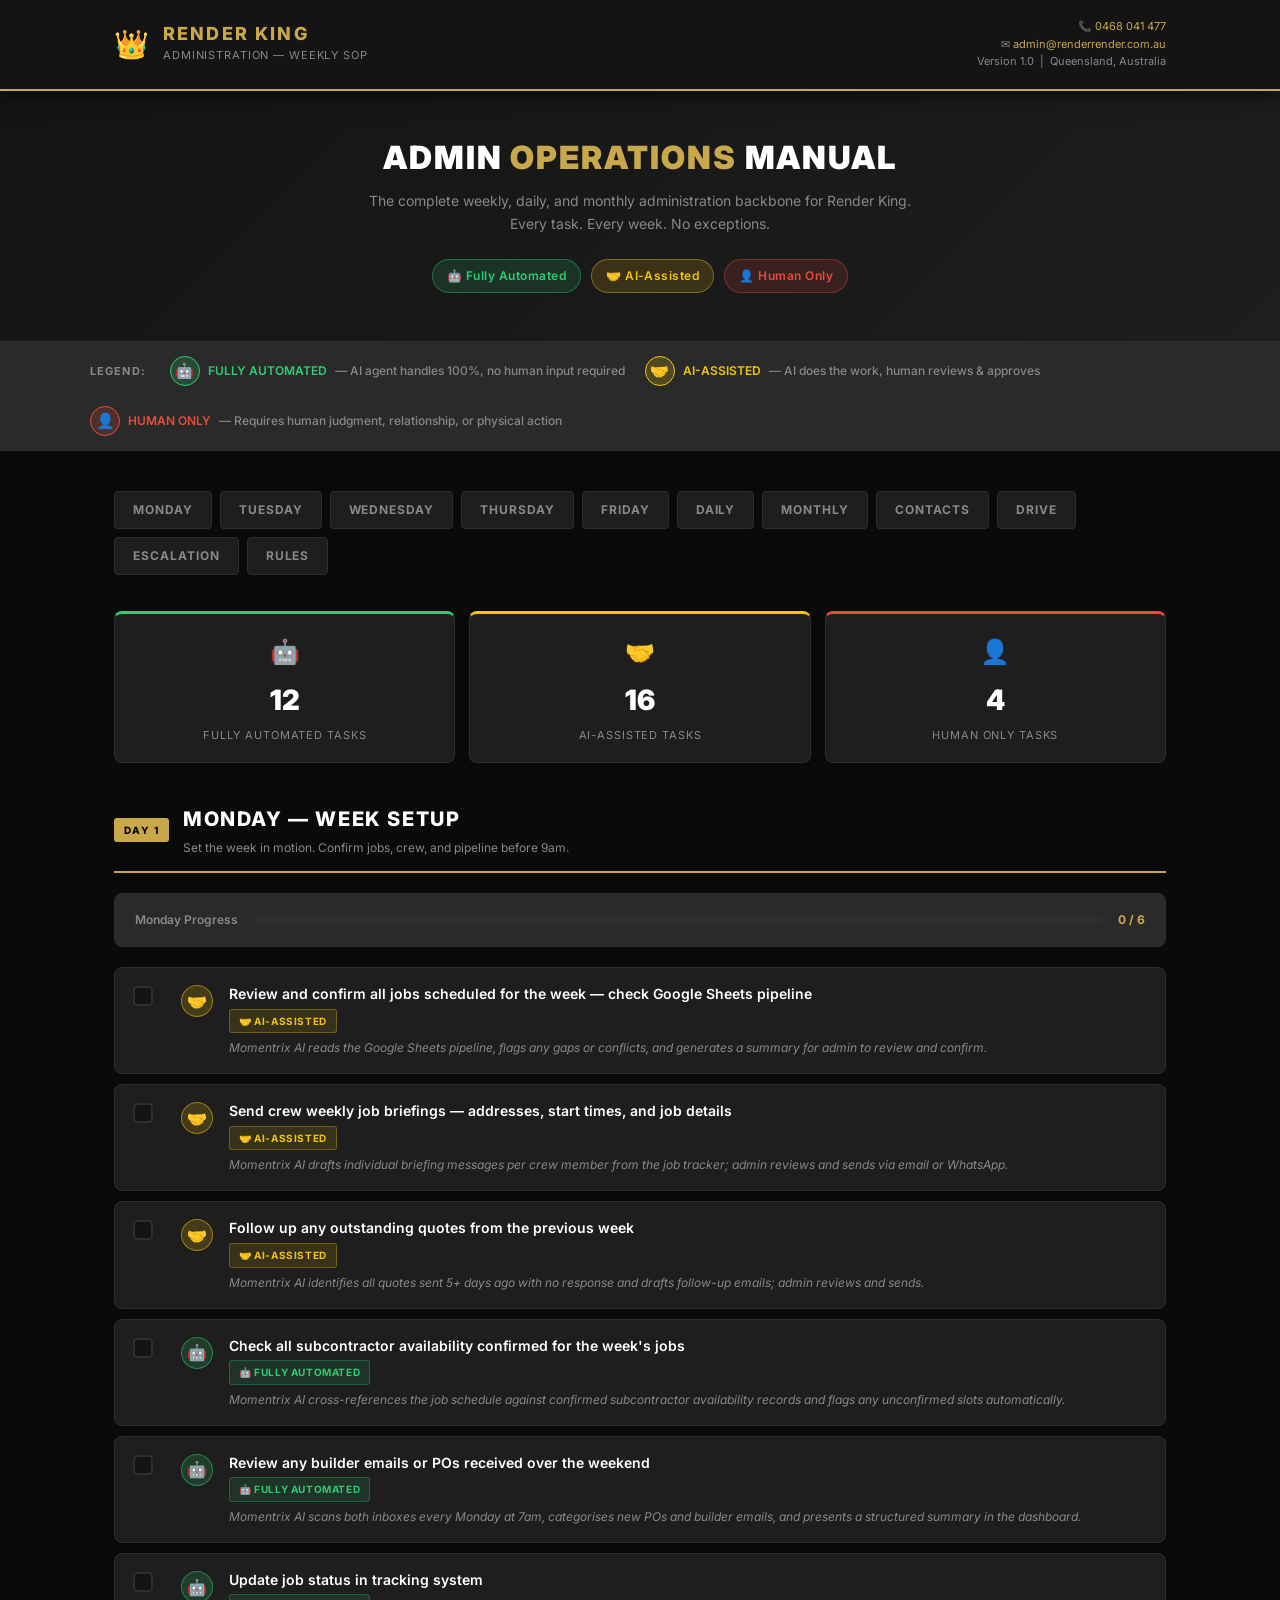
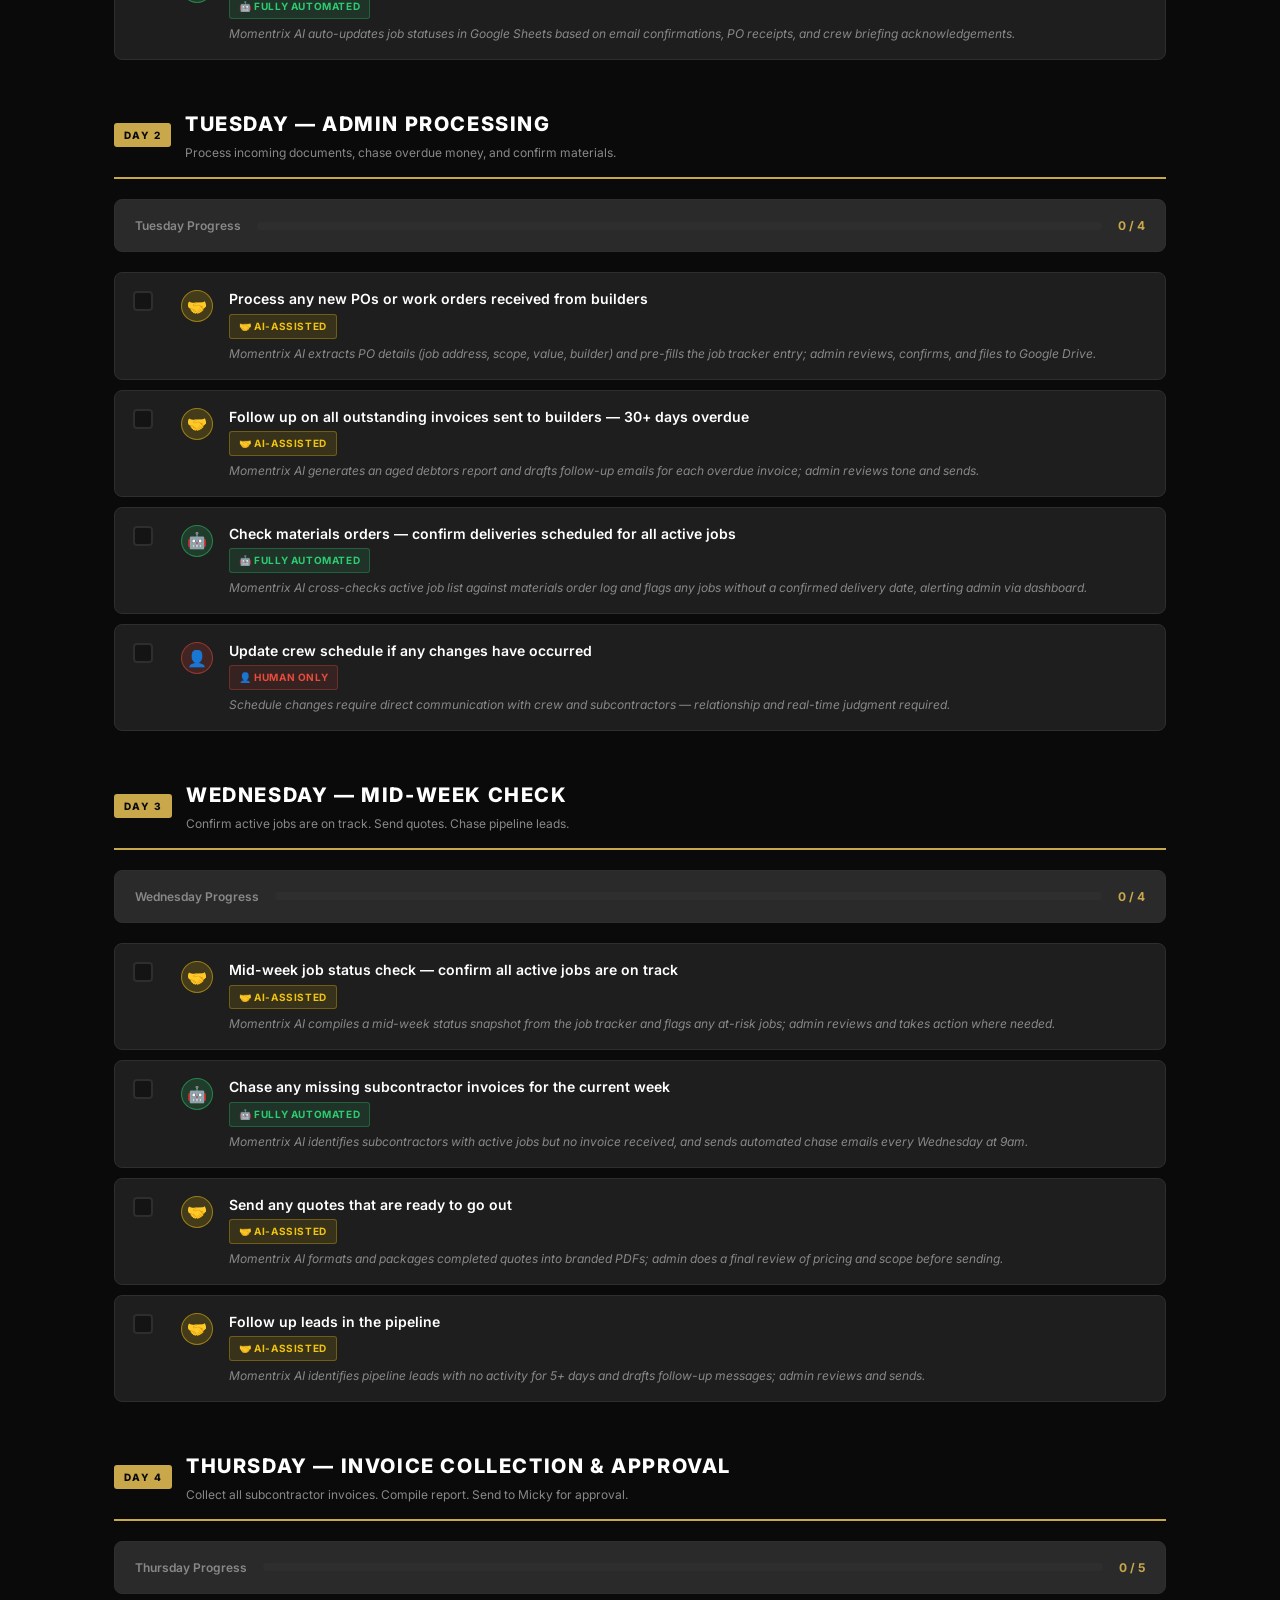
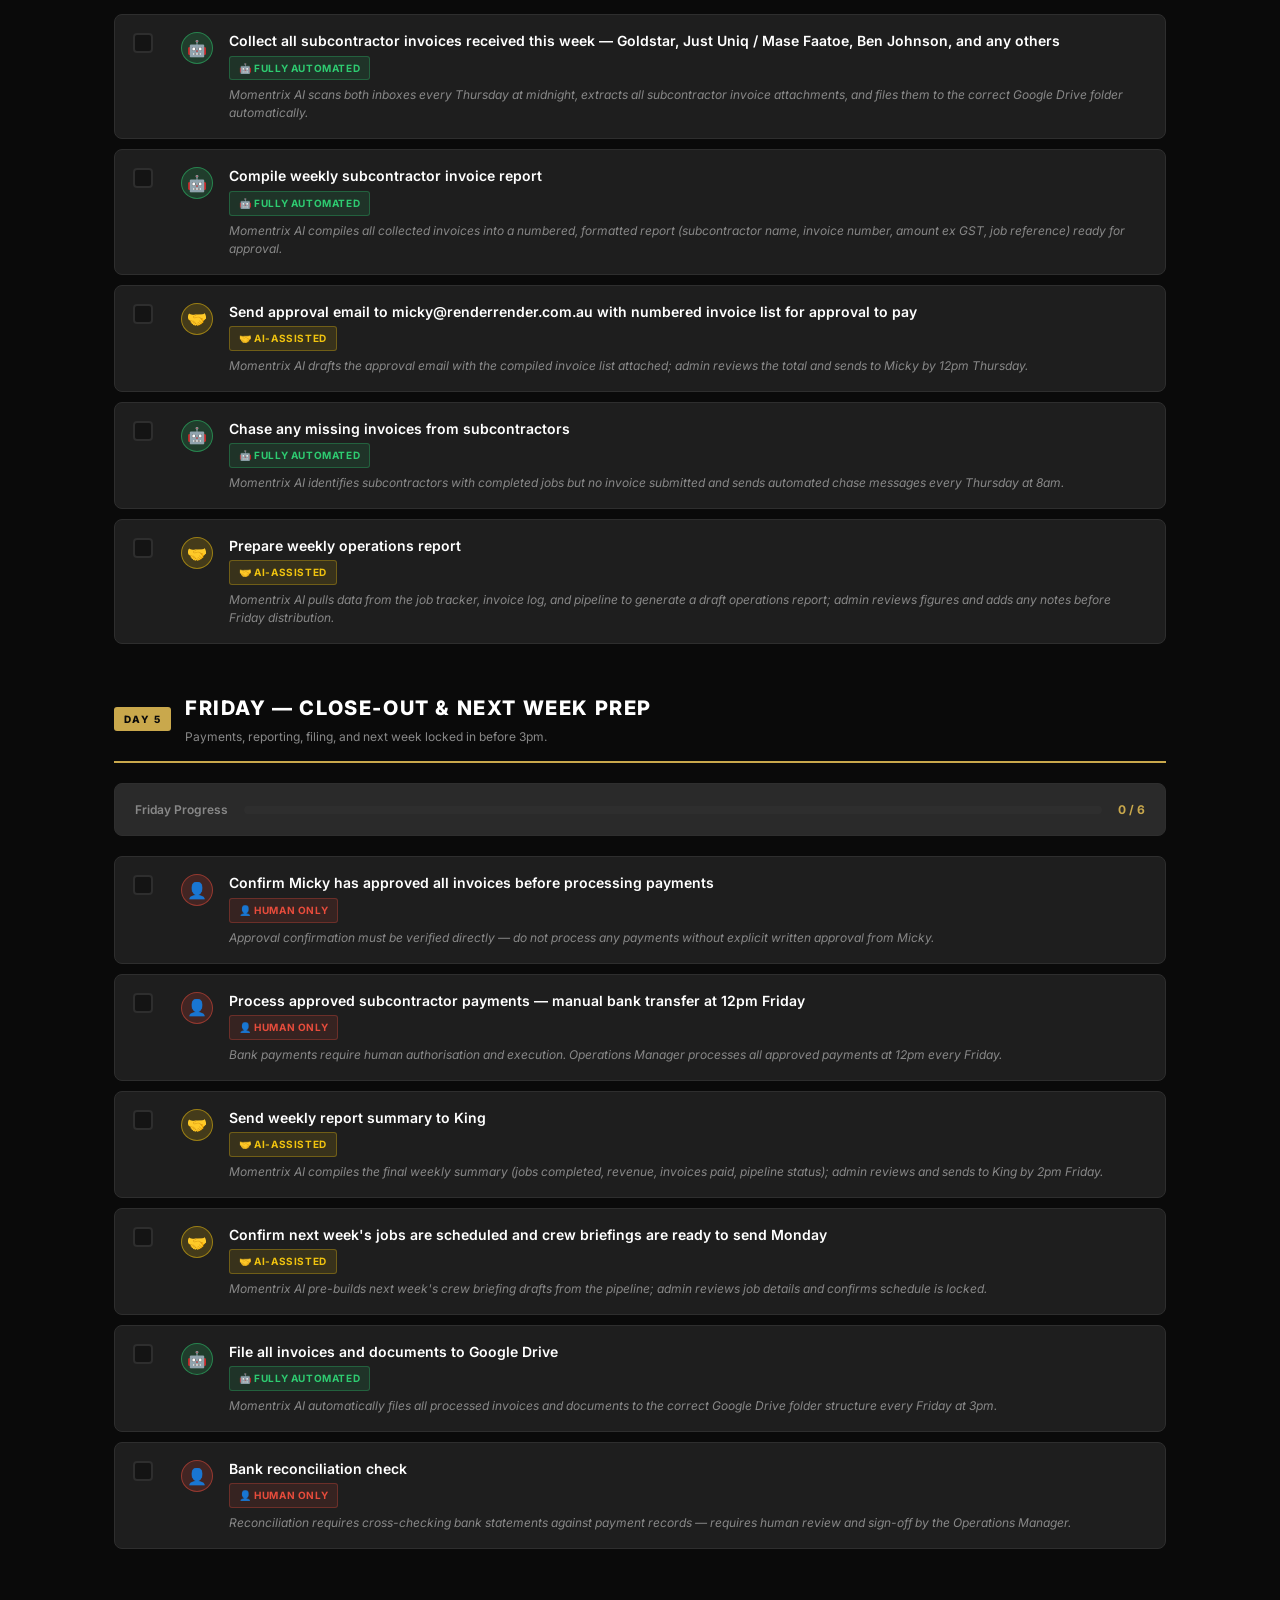
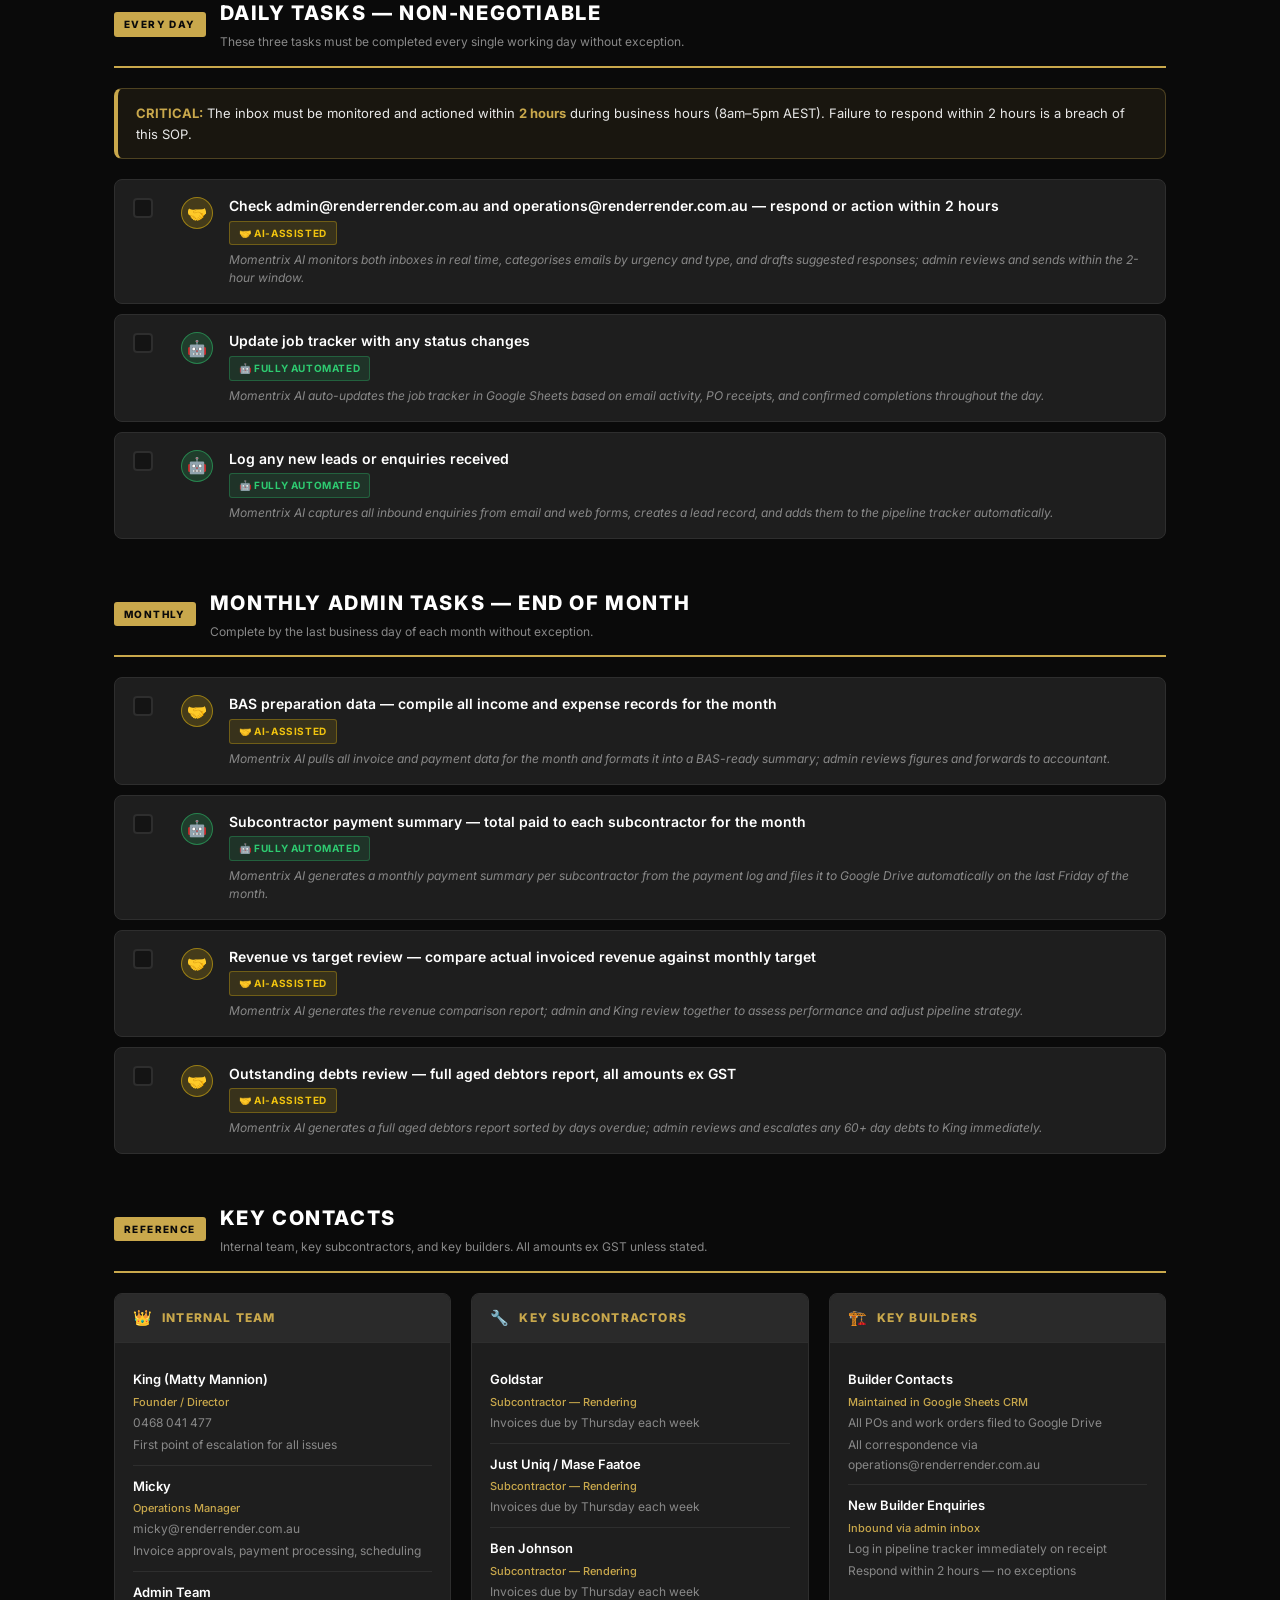
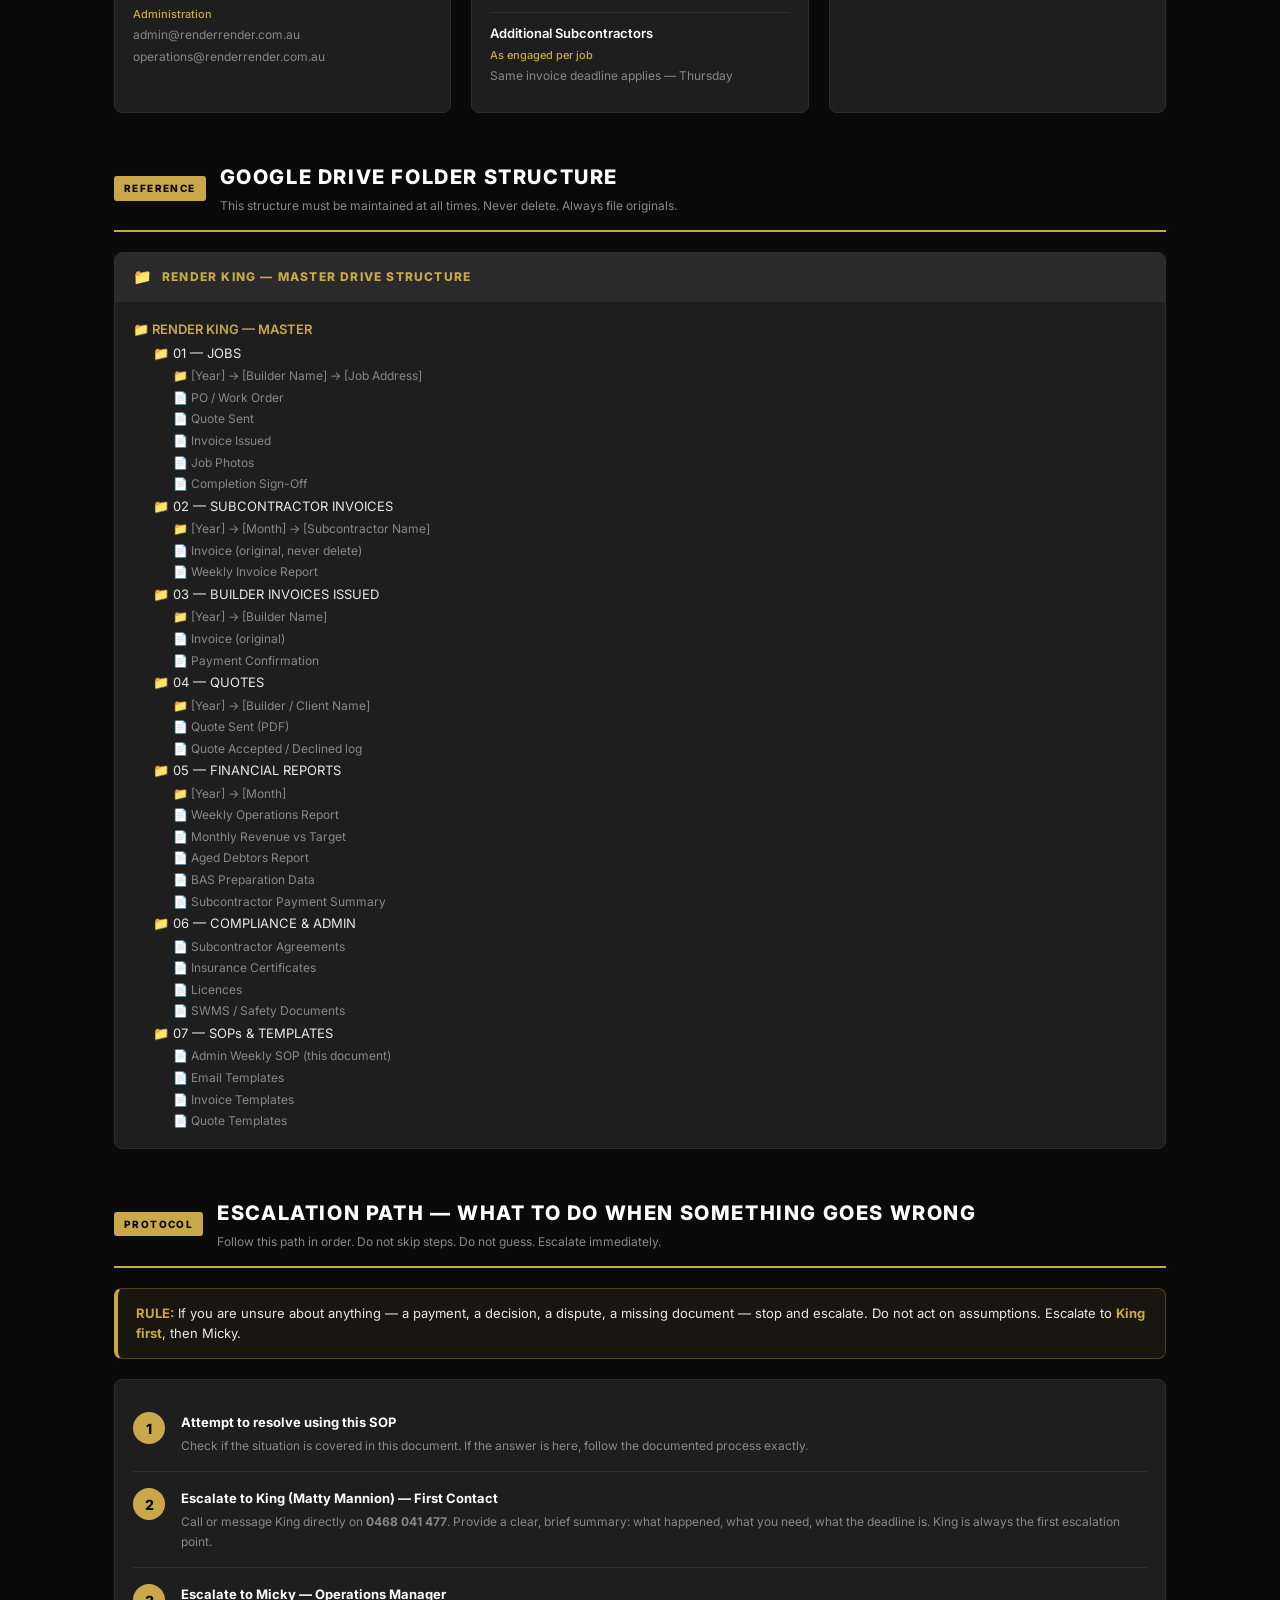
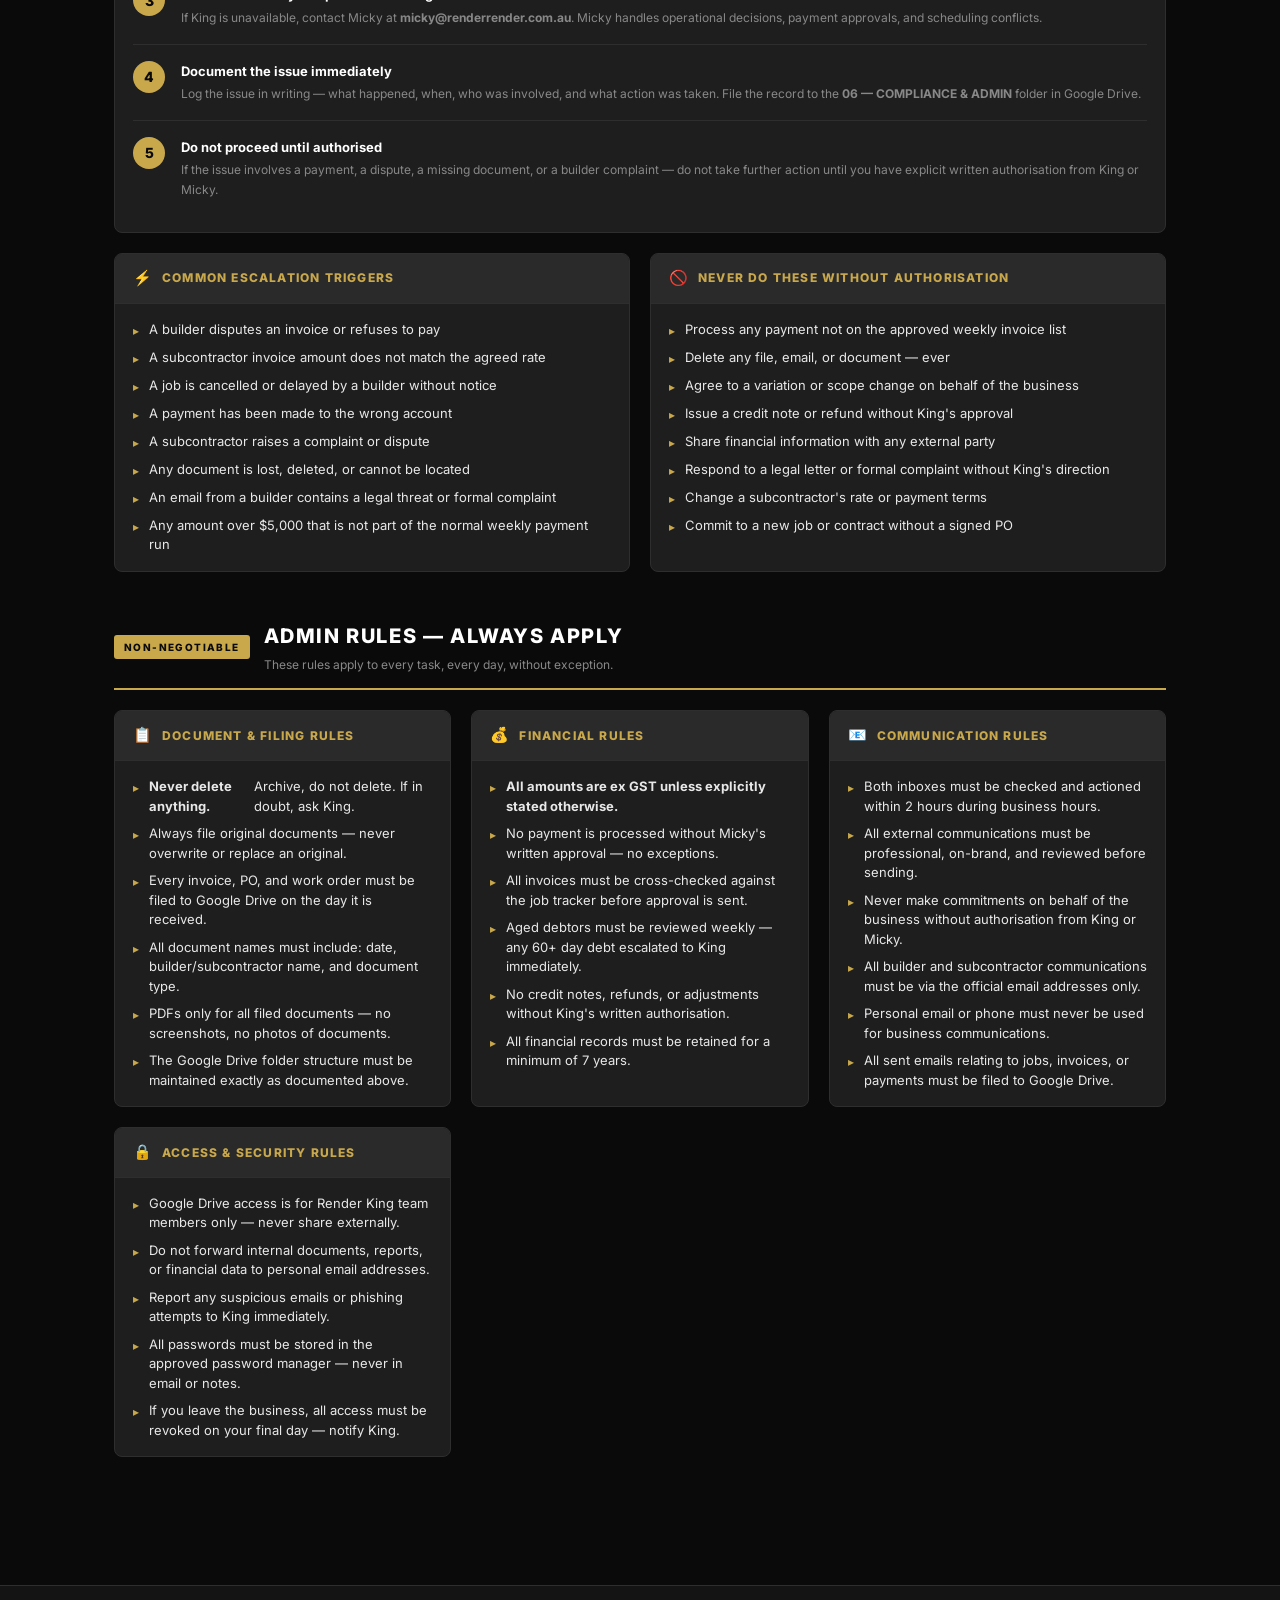
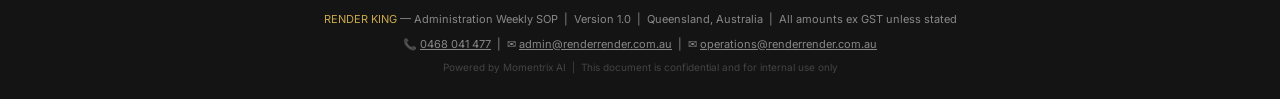
<file: admin-sop.html>
<!DOCTYPE html>
<html lang="en">
<head>
  <meta charset="UTF-8" />
  <meta name="viewport" content="width=device-width, initial-scale=1.0" />
  <title>Render King — Admin Weekly SOP</title>
  <link rel="preconnect" href="https://fonts.googleapis.com" />
  <link rel="preconnect" href="https://fonts.gstatic.com" crossorigin />
  <link href="https://fonts.googleapis.com/css2?family=Inter:wght@300;400;500;600;700;800;900&display=swap" rel="stylesheet" />
  <style>
    /* ===== RESET & BASE ===== */
    *, *::before, *::after { box-sizing: border-box; margin: 0; padding: 0; }

    :root {
      --gold:    #C9A84C;
      --gold-lt: #e0c47a;
      --gold-dk: #a07a2a;
      --black:   #0A0A0A;
      --grey-dk: #141414;
      --grey-md: #1e1e1e;
      --grey-lt: #2a2a2a;
      --border:  #2e2e2e;
      --white:   #FFFFFF;
      --text:    #e8e8e8;
      --muted:   #888888;
      --green:   #2ecc71;
      --yellow:  #f1c40f;
      --red:     #e74c3c;
      --radius:  8px;
      --shadow:  0 4px 24px rgba(0,0,0,0.5);
    }

    html { scroll-behavior: smooth; }

    body {
      font-family: 'Inter', sans-serif;
      background: var(--black);
      color: var(--text);
      font-size: 15px;
      line-height: 1.65;
      min-height: 100vh;
    }

    /* ===== HEADER ===== */
    .site-header {
      background: var(--grey-dk);
      border-bottom: 2px solid var(--gold);
      padding: 0;
      position: sticky;
      top: 0;
      z-index: 100;
      box-shadow: 0 2px 20px rgba(0,0,0,0.8);
    }

    .header-inner {
      max-width: 1100px;
      margin: 0 auto;
      padding: 18px 24px;
      display: flex;
      align-items: center;
      justify-content: space-between;
      gap: 16px;
    }

    .brand {
      display: flex;
      align-items: center;
      gap: 14px;
    }

    .brand-crown {
      font-size: 28px;
      line-height: 1;
    }

    .brand-text h1 {
      font-size: 18px;
      font-weight: 800;
      color: var(--gold);
      letter-spacing: 0.12em;
      text-transform: uppercase;
      line-height: 1.1;
    }

    .brand-text p {
      font-size: 11px;
      color: var(--muted);
      letter-spacing: 0.08em;
      text-transform: uppercase;
      margin-top: 2px;
    }

    .header-meta {
      text-align: right;
      font-size: 11px;
      color: var(--muted);
      line-height: 1.6;
    }

    .header-meta a {
      color: var(--gold);
      text-decoration: none;
    }

    /* ===== HERO BANNER ===== */
    .hero {
      background: linear-gradient(135deg, var(--grey-dk) 0%, var(--grey-md) 100%);
      border-bottom: 1px solid var(--border);
      padding: 48px 24px;
      text-align: center;
    }

    .hero-inner { max-width: 800px; margin: 0 auto; }

    .hero h2 {
      font-size: 32px;
      font-weight: 900;
      color: var(--white);
      letter-spacing: 0.06em;
      text-transform: uppercase;
      line-height: 1.2;
    }

    .hero h2 span { color: var(--gold); }

    .hero p {
      margin-top: 12px;
      font-size: 14px;
      color: var(--muted);
      max-width: 560px;
      margin-left: auto;
      margin-right: auto;
    }

    .hero-badges {
      display: flex;
      justify-content: center;
      flex-wrap: wrap;
      gap: 10px;
      margin-top: 24px;
    }

    .badge {
      display: inline-flex;
      align-items: center;
      gap: 6px;
      padding: 6px 14px;
      border-radius: 20px;
      font-size: 12px;
      font-weight: 600;
      letter-spacing: 0.04em;
    }

    .badge-auto   { background: rgba(46,204,113,0.15); border: 1px solid rgba(46,204,113,0.4); color: #2ecc71; }
    .badge-assist { background: rgba(241,196,15,0.15); border: 1px solid rgba(241,196,15,0.4); color: #f1c40f; }
    .badge-human  { background: rgba(231,76,60,0.15);  border: 1px solid rgba(231,76,60,0.4);  color: #e74c3c; }

    /* ===== LEGEND ===== */
    .legend-bar {
      background: var(--grey-lt);
      border-bottom: 1px solid var(--border);
      padding: 14px 24px;
    }

    .legend-inner {
      max-width: 1100px;
      margin: 0 auto;
      display: flex;
      align-items: center;
      flex-wrap: wrap;
      gap: 20px;
    }

    .legend-label {
      font-size: 11px;
      font-weight: 700;
      color: var(--muted);
      letter-spacing: 0.1em;
      text-transform: uppercase;
      margin-right: 4px;
    }

    .legend-item {
      display: flex;
      align-items: center;
      gap: 8px;
      font-size: 12px;
      font-weight: 500;
    }

    .icon-pill {
      display: inline-flex;
      align-items: center;
      justify-content: center;
      width: 30px;
      height: 30px;
      border-radius: 50%;
      font-size: 15px;
      flex-shrink: 0;
    }

    .icon-auto   { background: rgba(46,204,113,0.2);  border: 1.5px solid #2ecc71; }
    .icon-assist { background: rgba(241,196,15,0.2);  border: 1.5px solid #f1c40f; }
    .icon-human  { background: rgba(231,76,60,0.2);   border: 1.5px solid #e74c3c; }

    /* ===== MAIN LAYOUT ===== */
    .main-wrap {
      max-width: 1100px;
      margin: 0 auto;
      padding: 40px 24px 80px;
    }

    /* ===== NAV TABS ===== */
    .day-nav {
      display: flex;
      flex-wrap: wrap;
      gap: 8px;
      margin-bottom: 36px;
    }

    .day-nav a {
      padding: 8px 18px;
      border-radius: 4px;
      font-size: 12px;
      font-weight: 700;
      letter-spacing: 0.08em;
      text-transform: uppercase;
      text-decoration: none;
      background: var(--grey-md);
      color: var(--muted);
      border: 1px solid var(--border);
      transition: all 0.2s;
    }

    .day-nav a:hover,
    .day-nav a.active {
      background: var(--gold);
      color: var(--black);
      border-color: var(--gold);
    }

    /* ===== SECTION ===== */
    .sop-section {
      margin-bottom: 48px;
    }

    .section-header {
      display: flex;
      align-items: center;
      gap: 14px;
      margin-bottom: 20px;
      padding-bottom: 14px;
      border-bottom: 2px solid var(--gold);
    }

    .section-day-badge {
      background: var(--gold);
      color: var(--black);
      font-size: 10px;
      font-weight: 800;
      letter-spacing: 0.14em;
      text-transform: uppercase;
      padding: 4px 10px;
      border-radius: 3px;
      white-space: nowrap;
    }

    .section-title {
      font-size: 20px;
      font-weight: 800;
      color: var(--white);
      letter-spacing: 0.08em;
      text-transform: uppercase;
    }

    .section-subtitle {
      font-size: 12px;
      color: var(--muted);
      margin-top: 2px;
    }

    /* ===== TASK CARD ===== */
    .task-list {
      display: flex;
      flex-direction: column;
      gap: 10px;
    }

    .task-card {
      background: var(--grey-md);
      border: 1px solid var(--border);
      border-radius: var(--radius);
      padding: 16px 18px;
      display: grid;
      grid-template-columns: 36px 36px 1fr;
      gap: 12px;
      align-items: start;
      transition: border-color 0.2s, background 0.2s;
      cursor: pointer;
    }

    .task-card:hover {
      border-color: var(--gold-dk);
      background: var(--grey-lt);
    }

    .task-card.completed {
      opacity: 0.55;
      background: var(--grey-dk);
    }

    .task-card.completed .task-title {
      text-decoration: line-through;
      color: var(--muted);
    }

    /* Checkbox */
    .task-check {
      display: flex;
      align-items: flex-start;
      padding-top: 2px;
    }

    .task-check input[type="checkbox"] {
      appearance: none;
      -webkit-appearance: none;
      width: 20px;
      height: 20px;
      border: 2px solid var(--border);
      border-radius: 4px;
      background: var(--grey-dk);
      cursor: pointer;
      position: relative;
      flex-shrink: 0;
      transition: all 0.2s;
    }

    .task-check input[type="checkbox"]:checked {
      background: var(--gold);
      border-color: var(--gold);
    }

    .task-check input[type="checkbox"]:checked::after {
      content: '';
      position: absolute;
      left: 5px;
      top: 2px;
      width: 6px;
      height: 10px;
      border: 2px solid var(--black);
      border-top: none;
      border-left: none;
      transform: rotate(45deg);
    }

    /* Icon pill in card */
    .task-icon-wrap {
      display: flex;
      align-items: flex-start;
      padding-top: 1px;
    }

    .task-icon {
      width: 32px;
      height: 32px;
      border-radius: 50%;
      display: flex;
      align-items: center;
      justify-content: center;
      font-size: 16px;
      flex-shrink: 0;
    }

    .task-icon.auto   { background: rgba(46,204,113,0.18); border: 1.5px solid rgba(46,204,113,0.5); }
    .task-icon.assist { background: rgba(241,196,15,0.18);  border: 1.5px solid rgba(241,196,15,0.5); }
    .task-icon.human  { background: rgba(231,76,60,0.18);   border: 1.5px solid rgba(231,76,60,0.5); }

    /* Task body */
    .task-body {}

    .task-title {
      font-size: 14px;
      font-weight: 600;
      color: var(--white);
      line-height: 1.4;
    }

    .task-auto-tag {
      display: inline-flex;
      align-items: center;
      gap: 5px;
      margin-top: 5px;
      padding: 3px 9px;
      border-radius: 3px;
      font-size: 10px;
      font-weight: 700;
      letter-spacing: 0.06em;
      text-transform: uppercase;
    }

    .tag-auto   { background: rgba(46,204,113,0.12); color: #2ecc71; border: 1px solid rgba(46,204,113,0.3); }
    .tag-assist { background: rgba(241,196,15,0.12);  color: #f1c40f; border: 1px solid rgba(241,196,15,0.3); }
    .tag-human  { background: rgba(231,76,60,0.12);   color: #e74c3c; border: 1px solid rgba(231,76,60,0.3); }

    .task-note {
      margin-top: 6px;
      font-size: 12px;
      color: var(--muted);
      font-style: italic;
      line-height: 1.5;
    }

    /* ===== PROGRESS BAR ===== */
    .progress-wrap {
      background: var(--grey-lt);
      border: 1px solid var(--border);
      border-radius: var(--radius);
      padding: 16px 20px;
      margin-bottom: 20px;
      display: flex;
      align-items: center;
      gap: 16px;
    }

    .progress-label {
      font-size: 12px;
      font-weight: 600;
      color: var(--muted);
      white-space: nowrap;
    }

    .progress-bar-outer {
      flex: 1;
      height: 8px;
      background: var(--border);
      border-radius: 4px;
      overflow: hidden;
    }

    .progress-bar-inner {
      height: 100%;
      background: linear-gradient(90deg, var(--gold-dk), var(--gold));
      border-radius: 4px;
      transition: width 0.4s ease;
      width: 0%;
    }

    .progress-count {
      font-size: 12px;
      font-weight: 700;
      color: var(--gold);
      white-space: nowrap;
    }

    /* ===== INFO PANELS ===== */
    .info-grid {
      display: grid;
      grid-template-columns: repeat(auto-fit, minmax(280px, 1fr));
      gap: 20px;
      margin-bottom: 48px;
    }

    .info-panel {
      background: var(--grey-md);
      border: 1px solid var(--border);
      border-radius: var(--radius);
      overflow: hidden;
    }

    .info-panel-header {
      background: var(--grey-lt);
      border-bottom: 1px solid var(--border);
      padding: 12px 18px;
      display: flex;
      align-items: center;
      gap: 10px;
    }

    .info-panel-header h3 {
      font-size: 12px;
      font-weight: 800;
      color: var(--gold);
      letter-spacing: 0.1em;
      text-transform: uppercase;
    }

    .info-panel-body {
      padding: 16px 18px;
    }

    .contact-row {
      display: flex;
      flex-direction: column;
      gap: 2px;
      padding: 10px 0;
      border-bottom: 1px solid var(--border);
    }

    .contact-row:last-child { border-bottom: none; }

    .contact-name {
      font-size: 13px;
      font-weight: 600;
      color: var(--white);
    }

    .contact-role {
      font-size: 11px;
      color: var(--gold);
      font-weight: 500;
    }

    .contact-detail {
      font-size: 12px;
      color: var(--muted);
    }

    .contact-detail a {
      color: var(--muted);
      text-decoration: none;
    }

    .contact-detail a:hover { color: var(--gold); }

    /* ===== FOLDER TREE ===== */
    .folder-tree {
      font-size: 13px;
      line-height: 1.8;
      color: var(--text);
    }

    .folder-tree .folder {
      color: var(--gold);
      font-weight: 600;
    }

    .folder-tree .subfolder {
      color: var(--text);
      padding-left: 20px;
    }

    .folder-tree .file {
      color: var(--muted);
      padding-left: 40px;
      font-size: 12px;
    }

    /* ===== RULES PANEL ===== */
    .rules-list {
      list-style: none;
      display: flex;
      flex-direction: column;
      gap: 8px;
    }

    .rules-list li {
      display: flex;
      align-items: flex-start;
      gap: 10px;
      font-size: 13px;
      color: var(--text);
      line-height: 1.5;
    }

    .rules-list li::before {
      content: '▸';
      color: var(--gold);
      font-size: 12px;
      margin-top: 2px;
      flex-shrink: 0;
    }

    /* ===== ESCALATION ===== */
    .escalation-steps {
      display: flex;
      flex-direction: column;
      gap: 0;
    }

    .esc-step {
      display: flex;
      align-items: flex-start;
      gap: 16px;
      padding: 16px 0;
      border-bottom: 1px solid var(--border);
    }

    .esc-step:last-child { border-bottom: none; }

    .esc-num {
      width: 32px;
      height: 32px;
      border-radius: 50%;
      background: var(--gold);
      color: var(--black);
      font-size: 14px;
      font-weight: 800;
      display: flex;
      align-items: center;
      justify-content: center;
      flex-shrink: 0;
    }

    .esc-body h4 {
      font-size: 13px;
      font-weight: 700;
      color: var(--white);
    }

    .esc-body p {
      font-size: 12px;
      color: var(--muted);
      margin-top: 2px;
    }

    /* ===== CALLOUT ===== */
    .callout {
      background: rgba(201,168,76,0.08);
      border: 1px solid rgba(201,168,76,0.3);
      border-left: 4px solid var(--gold);
      border-radius: var(--radius);
      padding: 14px 18px;
      margin-bottom: 20px;
      font-size: 13px;
      color: var(--text);
      line-height: 1.6;
    }

    .callout strong { color: var(--gold); }

    /* ===== FOOTER ===== */
    .site-footer {
      background: var(--grey-dk);
      border-top: 1px solid var(--border);
      padding: 24px;
      text-align: center;
      font-size: 11px;
      color: var(--muted);
    }

    .site-footer span { color: var(--gold); }

    /* ===== AUTOMATION SUMMARY STATS ===== */
    .stats-row {
      display: grid;
      grid-template-columns: repeat(3, 1fr);
      gap: 14px;
      margin-bottom: 40px;
    }

    .stat-card {
      background: var(--grey-md);
      border: 1px solid var(--border);
      border-radius: var(--radius);
      padding: 18px;
      text-align: center;
    }

    .stat-card .stat-icon { font-size: 24px; margin-bottom: 6px; }
    .stat-card .stat-num  { font-size: 28px; font-weight: 900; color: var(--white); }
    .stat-card .stat-lbl  { font-size: 11px; color: var(--muted); text-transform: uppercase; letter-spacing: 0.08em; margin-top: 2px; }

    .stat-card.auto-card   { border-top: 3px solid #2ecc71; }
    .stat-card.assist-card { border-top: 3px solid #f1c40f; }
    .stat-card.human-card  { border-top: 3px solid #e74c3c; }

    /* ===== PRINT ===== */
    @media print {
      * { -webkit-print-color-adjust: exact; print-color-adjust: exact; }
      body { background: #fff; color: #000; font-size: 12px; }
      .site-header { position: static; background: #000; }
      .brand-text h1 { color: #C9A84C; }
      .hero { background: #f5f5f5; padding: 24px; }
      .hero h2 { color: #000; font-size: 22px; }
      .hero h2 span { color: #C9A84C; }
      .hero p, .section-subtitle, .task-note { color: #555; }
      .day-nav { display: none; }
      .main-wrap { padding: 20px; }
      .task-card { background: #f9f9f9; border: 1px solid #ddd; break-inside: avoid; }
      .task-title { color: #000; }
      .task-icon.auto   { background: #e8f8f0; border-color: #2ecc71; }
      .task-icon.assist { background: #fefae8; border-color: #f1c40f; }
      .task-icon.human  { background: #fdf0ee; border-color: #e74c3c; }
      .tag-auto   { background: #e8f8f0; color: #1a7a44; }
      .tag-assist { background: #fefae8; color: #8a6d00; }
      .tag-human  { background: #fdf0ee; color: #8a1a0a; }
      .section-header { border-bottom: 2px solid #C9A84C; }
      .section-day-badge { background: #C9A84C; color: #000; }
      .section-title { color: #000; }
      .legend-bar { background: #f0f0f0; border-bottom: 1px solid #ddd; }
      .info-panel { background: #f9f9f9; border: 1px solid #ddd; }
      .info-panel-header { background: #f0f0f0; }
      .info-panel-header h3 { color: #C9A84C; }
      .contact-name { color: #000; }
      .contact-role { color: #C9A84C; }
      .folder-tree .folder { color: #a07a2a; }
      .esc-num { background: #C9A84C; color: #000; }
      .esc-body h4 { color: #000; }
      .callout { background: #fffbf0; border-color: #C9A84C; }
      .progress-wrap { display: none; }
      .stat-card { background: #f9f9f9; border: 1px solid #ddd; }
      .stat-card .stat-num { color: #000; }
      .site-footer { background: #f0f0f0; color: #555; }
      .task-check input[type="checkbox"] { border-color: #999; background: #fff; }
    }

    /* ===== RESPONSIVE ===== */
    @media (max-width: 640px) {
      .header-inner { flex-direction: column; align-items: flex-start; gap: 8px; }
      .header-meta { text-align: left; }
      .hero h2 { font-size: 22px; }
      .stats-row { grid-template-columns: 1fr; }
      .task-card { grid-template-columns: 32px 32px 1fr; gap: 8px; padding: 12px 14px; }
      .section-title { font-size: 16px; }
      .info-grid { grid-template-columns: 1fr; }
    }
  </style>
</head>
<body>

<!-- ===== HEADER ===== -->
<header class="site-header">
  <div class="header-inner">
    <div class="brand">
      <div class="brand-crown">👑</div>
      <div class="brand-text">
        <h1>Render King</h1>
        <p>Administration — Weekly SOP</p>
      </div>
    </div>
    <div class="header-meta">
      <div>📞 <a href="tel:0468041477">0468 041 477</a></div>
      <div>✉ <a href="mailto:admin@renderrender.com.au">admin@renderrender.com.au</a></div>
      <div>Version 1.0 &nbsp;|&nbsp; Queensland, Australia</div>
    </div>
  </div>
</header>

<!-- ===== HERO ===== -->
<section class="hero">
  <div class="hero-inner">
    <h2>Admin <span>Operations</span> Manual</h2>
    <p>The complete weekly, daily, and monthly administration backbone for Render King. Every task. Every week. No exceptions.</p>
    <div class="hero-badges">
      <span class="badge badge-auto">🤖 Fully Automated</span>
      <span class="badge badge-assist">🤝 AI-Assisted</span>
      <span class="badge badge-human">👤 Human Only</span>
    </div>
  </div>
</section>

<!-- ===== LEGEND ===== -->
<div class="legend-bar">
  <div class="legend-inner">
    <span class="legend-label">Legend:</span>
    <div class="legend-item">
      <div class="icon-pill icon-auto">🤖</div>
      <span style="color:#2ecc71; font-weight:600;">FULLY AUTOMATED</span>
      <span style="color:var(--muted);">— AI agent handles 100%, no human input required</span>
    </div>
    <div class="legend-item">
      <div class="icon-pill icon-assist">🤝</div>
      <span style="color:#f1c40f; font-weight:600;">AI-ASSISTED</span>
      <span style="color:var(--muted);">— AI does the work, human reviews &amp; approves</span>
    </div>
    <div class="legend-item">
      <div class="icon-pill icon-human">👤</div>
      <span style="color:#e74c3c; font-weight:600;">HUMAN ONLY</span>
      <span style="color:var(--muted);">— Requires human judgment, relationship, or physical action</span>
    </div>
  </div>
</div>

<!-- ===== MAIN ===== -->
<main class="main-wrap">

  <!-- NAV -->
  <nav class="day-nav" aria-label="Jump to section">
    <a href="#monday">Monday</a>
    <a href="#tuesday">Tuesday</a>
    <a href="#wednesday">Wednesday</a>
    <a href="#thursday">Thursday</a>
    <a href="#friday">Friday</a>
    <a href="#daily">Daily</a>
    <a href="#monthly">Monthly</a>
    <a href="#contacts">Contacts</a>
    <a href="#drive">Drive</a>
    <a href="#escalation">Escalation</a>
    <a href="#rules">Rules</a>
  </nav>

  <!-- AUTOMATION STATS -->
  <div class="stats-row" id="stats">
    <div class="stat-card auto-card">
      <div class="stat-icon">🤖</div>
      <div class="stat-num" id="count-auto">—</div>
      <div class="stat-lbl">Fully Automated Tasks</div>
    </div>
    <div class="stat-card assist-card">
      <div class="stat-icon">🤝</div>
      <div class="stat-num" id="count-assist">—</div>
      <div class="stat-lbl">AI-Assisted Tasks</div>
    </div>
    <div class="stat-card human-card">
      <div class="stat-icon">👤</div>
      <div class="stat-num" id="count-human">—</div>
      <div class="stat-lbl">Human Only Tasks</div>
    </div>
  </div>

  <!-- ===================== MONDAY ===================== -->
  <section class="sop-section" id="monday">
    <div class="section-header">
      <span class="section-day-badge">Day 1</span>
      <div>
        <div class="section-title">Monday — Week Setup</div>
        <div class="section-subtitle">Set the week in motion. Confirm jobs, crew, and pipeline before 9am.</div>
      </div>
    </div>

    <div class="progress-wrap" id="prog-monday">
      <span class="progress-label">Monday Progress</span>
      <div class="progress-bar-outer"><div class="progress-bar-inner" id="bar-monday"></div></div>
      <span class="progress-count" id="cnt-monday">0 / 6</span>
    </div>

    <div class="task-list" data-section="monday">

      <div class="task-card" onclick="toggleTask(this)">
        <div class="task-check"><input type="checkbox" onclick="event.stopPropagation(); toggleTask(this.closest('.task-card'))" /></div>
        <div class="task-icon-wrap"><div class="task-icon assist">🤝</div></div>
        <div class="task-body">
          <div class="task-title">Review and confirm all jobs scheduled for the week — check Google Sheets pipeline</div>
          <span class="task-auto-tag tag-assist">🤝 AI-Assisted</span>
          <div class="task-note">Momentrix AI reads the Google Sheets pipeline, flags any gaps or conflicts, and generates a summary for admin to review and confirm.</div>
        </div>
      </div>

      <div class="task-card" onclick="toggleTask(this)">
        <div class="task-check"><input type="checkbox" onclick="event.stopPropagation(); toggleTask(this.closest('.task-card'))" /></div>
        <div class="task-icon-wrap"><div class="task-icon assist">🤝</div></div>
        <div class="task-body">
          <div class="task-title">Send crew weekly job briefings — addresses, start times, and job details</div>
          <span class="task-auto-tag tag-assist">🤝 AI-Assisted</span>
          <div class="task-note">Momentrix AI drafts individual briefing messages per crew member from the job tracker; admin reviews and sends via email or WhatsApp.</div>
        </div>
      </div>

      <div class="task-card" onclick="toggleTask(this)">
        <div class="task-check"><input type="checkbox" onclick="event.stopPropagation(); toggleTask(this.closest('.task-card'))" /></div>
        <div class="task-icon-wrap"><div class="task-icon assist">🤝</div></div>
        <div class="task-body">
          <div class="task-title">Follow up any outstanding quotes from the previous week</div>
          <span class="task-auto-tag tag-assist">🤝 AI-Assisted</span>
          <div class="task-note">Momentrix AI identifies all quotes sent 5+ days ago with no response and drafts follow-up emails; admin reviews and sends.</div>
        </div>
      </div>

      <div class="task-card" onclick="toggleTask(this)">
        <div class="task-check"><input type="checkbox" onclick="event.stopPropagation(); toggleTask(this.closest('.task-card'))" /></div>
        <div class="task-icon-wrap"><div class="task-icon auto">🤖</div></div>
        <div class="task-body">
          <div class="task-title">Check all subcontractor availability confirmed for the week's jobs</div>
          <span class="task-auto-tag tag-auto">🤖 Fully Automated</span>
          <div class="task-note">Momentrix AI cross-references the job schedule against confirmed subcontractor availability records and flags any unconfirmed slots automatically.</div>
        </div>
      </div>

      <div class="task-card" onclick="toggleTask(this)">
        <div class="task-check"><input type="checkbox" onclick="event.stopPropagation(); toggleTask(this.closest('.task-card'))" /></div>
        <div class="task-icon-wrap"><div class="task-icon auto">🤖</div></div>
        <div class="task-body">
          <div class="task-title">Review any builder emails or POs received over the weekend</div>
          <span class="task-auto-tag tag-auto">🤖 Fully Automated</span>
          <div class="task-note">Momentrix AI scans both inboxes every Monday at 7am, categorises new POs and builder emails, and presents a structured summary in the dashboard.</div>
        </div>
      </div>

      <div class="task-card" onclick="toggleTask(this)">
        <div class="task-check"><input type="checkbox" onclick="event.stopPropagation(); toggleTask(this.closest('.task-card'))" /></div>
        <div class="task-icon-wrap"><div class="task-icon auto">🤖</div></div>
        <div class="task-body">
          <div class="task-title">Update job status in tracking system</div>
          <span class="task-auto-tag tag-auto">🤖 Fully Automated</span>
          <div class="task-note">Momentrix AI auto-updates job statuses in Google Sheets based on email confirmations, PO receipts, and crew briefing acknowledgements.</div>
        </div>
      </div>

    </div>
  </section>

  <!-- ===================== TUESDAY ===================== -->
  <section class="sop-section" id="tuesday">
    <div class="section-header">
      <span class="section-day-badge">Day 2</span>
      <div>
        <div class="section-title">Tuesday — Admin Processing</div>
        <div class="section-subtitle">Process incoming documents, chase overdue money, and confirm materials.</div>
      </div>
    </div>

    <div class="progress-wrap" id="prog-tuesday">
      <span class="progress-label">Tuesday Progress</span>
      <div class="progress-bar-outer"><div class="progress-bar-inner" id="bar-tuesday"></div></div>
      <span class="progress-count" id="cnt-tuesday">0 / 4</span>
    </div>

    <div class="task-list" data-section="tuesday">

      <div class="task-card" onclick="toggleTask(this)">
        <div class="task-check"><input type="checkbox" onclick="event.stopPropagation(); toggleTask(this.closest('.task-card'))" /></div>
        <div class="task-icon-wrap"><div class="task-icon assist">🤝</div></div>
        <div class="task-body">
          <div class="task-title">Process any new POs or work orders received from builders</div>
          <span class="task-auto-tag tag-assist">🤝 AI-Assisted</span>
          <div class="task-note">Momentrix AI extracts PO details (job address, scope, value, builder) and pre-fills the job tracker entry; admin reviews, confirms, and files to Google Drive.</div>
        </div>
      </div>

      <div class="task-card" onclick="toggleTask(this)">
        <div class="task-check"><input type="checkbox" onclick="event.stopPropagation(); toggleTask(this.closest('.task-card'))" /></div>
        <div class="task-icon-wrap"><div class="task-icon assist">🤝</div></div>
        <div class="task-body">
          <div class="task-title">Follow up on all outstanding invoices sent to builders — 30+ days overdue</div>
          <span class="task-auto-tag tag-assist">🤝 AI-Assisted</span>
          <div class="task-note">Momentrix AI generates an aged debtors report and drafts follow-up emails for each overdue invoice; admin reviews tone and sends.</div>
        </div>
      </div>

      <div class="task-card" onclick="toggleTask(this)">
        <div class="task-check"><input type="checkbox" onclick="event.stopPropagation(); toggleTask(this.closest('.task-card'))" /></div>
        <div class="task-icon-wrap"><div class="task-icon auto">🤖</div></div>
        <div class="task-body">
          <div class="task-title">Check materials orders — confirm deliveries scheduled for all active jobs</div>
          <span class="task-auto-tag tag-auto">🤖 Fully Automated</span>
          <div class="task-note">Momentrix AI cross-checks active job list against materials order log and flags any jobs without a confirmed delivery date, alerting admin via dashboard.</div>
        </div>
      </div>

      <div class="task-card" onclick="toggleTask(this)">
        <div class="task-check"><input type="checkbox" onclick="event.stopPropagation(); toggleTask(this.closest('.task-card'))" /></div>
        <div class="task-icon-wrap"><div class="task-icon human">👤</div></div>
        <div class="task-body">
          <div class="task-title">Update crew schedule if any changes have occurred</div>
          <span class="task-auto-tag tag-human">👤 Human Only</span>
          <div class="task-note">Schedule changes require direct communication with crew and subcontractors — relationship and real-time judgment required.</div>
        </div>
      </div>

    </div>
  </section>

  <!-- ===================== WEDNESDAY ===================== -->
  <section class="sop-section" id="wednesday">
    <div class="section-header">
      <span class="section-day-badge">Day 3</span>
      <div>
        <div class="section-title">Wednesday — Mid-Week Check</div>
        <div class="section-subtitle">Confirm active jobs are on track. Send quotes. Chase pipeline leads.</div>
      </div>
    </div>

    <div class="progress-wrap" id="prog-wednesday">
      <span class="progress-label">Wednesday Progress</span>
      <div class="progress-bar-outer"><div class="progress-bar-inner" id="bar-wednesday"></div></div>
      <span class="progress-count" id="cnt-wednesday">0 / 4</span>
    </div>

    <div class="task-list" data-section="wednesday">

      <div class="task-card" onclick="toggleTask(this)">
        <div class="task-check"><input type="checkbox" onclick="event.stopPropagation(); toggleTask(this.closest('.task-card'))" /></div>
        <div class="task-icon-wrap"><div class="task-icon assist">🤝</div></div>
        <div class="task-body">
          <div class="task-title">Mid-week job status check — confirm all active jobs are on track</div>
          <span class="task-auto-tag tag-assist">🤝 AI-Assisted</span>
          <div class="task-note">Momentrix AI compiles a mid-week status snapshot from the job tracker and flags any at-risk jobs; admin reviews and takes action where needed.</div>
        </div>
      </div>

      <div class="task-card" onclick="toggleTask(this)">
        <div class="task-check"><input type="checkbox" onclick="event.stopPropagation(); toggleTask(this.closest('.task-card'))" /></div>
        <div class="task-icon-wrap"><div class="task-icon auto">🤖</div></div>
        <div class="task-body">
          <div class="task-title">Chase any missing subcontractor invoices for the current week</div>
          <span class="task-auto-tag tag-auto">🤖 Fully Automated</span>
          <div class="task-note">Momentrix AI identifies subcontractors with active jobs but no invoice received, and sends automated chase emails every Wednesday at 9am.</div>
        </div>
      </div>

      <div class="task-card" onclick="toggleTask(this)">
        <div class="task-check"><input type="checkbox" onclick="event.stopPropagation(); toggleTask(this.closest('.task-card'))" /></div>
        <div class="task-icon-wrap"><div class="task-icon assist">🤝</div></div>
        <div class="task-body">
          <div class="task-title">Send any quotes that are ready to go out</div>
          <span class="task-auto-tag tag-assist">🤝 AI-Assisted</span>
          <div class="task-note">Momentrix AI formats and packages completed quotes into branded PDFs; admin does a final review of pricing and scope before sending.</div>
        </div>
      </div>

      <div class="task-card" onclick="toggleTask(this)">
        <div class="task-check"><input type="checkbox" onclick="event.stopPropagation(); toggleTask(this.closest('.task-card'))" /></div>
        <div class="task-icon-wrap"><div class="task-icon assist">🤝</div></div>
        <div class="task-body">
          <div class="task-title">Follow up leads in the pipeline</div>
          <span class="task-auto-tag tag-assist">🤝 AI-Assisted</span>
          <div class="task-note">Momentrix AI identifies pipeline leads with no activity for 5+ days and drafts follow-up messages; admin reviews and sends.</div>
        </div>
      </div>

    </div>
  </section>

  <!-- ===================== THURSDAY ===================== -->
  <section class="sop-section" id="thursday">
    <div class="section-header">
      <span class="section-day-badge">Day 4</span>
      <div>
        <div class="section-title">Thursday — Invoice Collection &amp; Approval</div>
        <div class="section-subtitle">Collect all subcontractor invoices. Compile report. Send to Micky for approval.</div>
      </div>
    </div>

    <div class="progress-wrap" id="prog-thursday">
      <span class="progress-label">Thursday Progress</span>
      <div class="progress-bar-outer"><div class="progress-bar-inner" id="bar-thursday"></div></div>
      <span class="progress-count" id="cnt-thursday">0 / 5</span>
    </div>

    <div class="task-list" data-section="thursday">

      <div class="task-card" onclick="toggleTask(this)">
        <div class="task-check"><input type="checkbox" onclick="event.stopPropagation(); toggleTask(this.closest('.task-card'))" /></div>
        <div class="task-icon-wrap"><div class="task-icon auto">🤖</div></div>
        <div class="task-body">
          <div class="task-title">Collect all subcontractor invoices received this week — Goldstar, Just Uniq / Mase Faatoe, Ben Johnson, and any others</div>
          <span class="task-auto-tag tag-auto">🤖 Fully Automated</span>
          <div class="task-note">Momentrix AI scans both inboxes every Thursday at midnight, extracts all subcontractor invoice attachments, and files them to the correct Google Drive folder automatically.</div>
        </div>
      </div>

      <div class="task-card" onclick="toggleTask(this)">
        <div class="task-check"><input type="checkbox" onclick="event.stopPropagation(); toggleTask(this.closest('.task-card'))" /></div>
        <div class="task-icon-wrap"><div class="task-icon auto">🤖</div></div>
        <div class="task-body">
          <div class="task-title">Compile weekly subcontractor invoice report</div>
          <span class="task-auto-tag tag-auto">🤖 Fully Automated</span>
          <div class="task-note">Momentrix AI compiles all collected invoices into a numbered, formatted report (subcontractor name, invoice number, amount ex GST, job reference) ready for approval.</div>
        </div>
      </div>

      <div class="task-card" onclick="toggleTask(this)">
        <div class="task-check"><input type="checkbox" onclick="event.stopPropagation(); toggleTask(this.closest('.task-card'))" /></div>
        <div class="task-icon-wrap"><div class="task-icon assist">🤝</div></div>
        <div class="task-body">
          <div class="task-title">Send approval email to micky@renderrender.com.au with numbered invoice list for approval to pay</div>
          <span class="task-auto-tag tag-assist">🤝 AI-Assisted</span>
          <div class="task-note">Momentrix AI drafts the approval email with the compiled invoice list attached; admin reviews the total and sends to Micky by 12pm Thursday.</div>
        </div>
      </div>

      <div class="task-card" onclick="toggleTask(this)">
        <div class="task-check"><input type="checkbox" onclick="event.stopPropagation(); toggleTask(this.closest('.task-card'))" /></div>
        <div class="task-icon-wrap"><div class="task-icon auto">🤖</div></div>
        <div class="task-body">
          <div class="task-title">Chase any missing invoices from subcontractors</div>
          <span class="task-auto-tag tag-auto">🤖 Fully Automated</span>
          <div class="task-note">Momentrix AI identifies subcontractors with completed jobs but no invoice submitted and sends automated chase messages every Thursday at 8am.</div>
        </div>
      </div>

      <div class="task-card" onclick="toggleTask(this)">
        <div class="task-check"><input type="checkbox" onclick="event.stopPropagation(); toggleTask(this.closest('.task-card'))" /></div>
        <div class="task-icon-wrap"><div class="task-icon assist">🤝</div></div>
        <div class="task-body">
          <div class="task-title">Prepare weekly operations report</div>
          <span class="task-auto-tag tag-assist">🤝 AI-Assisted</span>
          <div class="task-note">Momentrix AI pulls data from the job tracker, invoice log, and pipeline to generate a draft operations report; admin reviews figures and adds any notes before Friday distribution.</div>
        </div>
      </div>

    </div>
  </section>

  <!-- ===================== FRIDAY ===================== -->
  <section class="sop-section" id="friday">
    <div class="section-header">
      <span class="section-day-badge">Day 5</span>
      <div>
        <div class="section-title">Friday — Close-Out &amp; Next Week Prep</div>
        <div class="section-subtitle">Payments, reporting, filing, and next week locked in before 3pm.</div>
      </div>
    </div>

    <div class="progress-wrap" id="prog-friday">
      <span class="progress-label">Friday Progress</span>
      <div class="progress-bar-outer"><div class="progress-bar-inner" id="bar-friday"></div></div>
      <span class="progress-count" id="cnt-friday">0 / 6</span>
    </div>

    <div class="task-list" data-section="friday">

      <div class="task-card" onclick="toggleTask(this)">
        <div class="task-check"><input type="checkbox" onclick="event.stopPropagation(); toggleTask(this.closest('.task-card'))" /></div>
        <div class="task-icon-wrap"><div class="task-icon human">👤</div></div>
        <div class="task-body">
          <div class="task-title">Confirm Micky has approved all invoices before processing payments</div>
          <span class="task-auto-tag tag-human">👤 Human Only</span>
          <div class="task-note">Approval confirmation must be verified directly — do not process any payments without explicit written approval from Micky.</div>
        </div>
      </div>

      <div class="task-card" onclick="toggleTask(this)">
        <div class="task-check"><input type="checkbox" onclick="event.stopPropagation(); toggleTask(this.closest('.task-card'))" /></div>
        <div class="task-icon-wrap"><div class="task-icon human">👤</div></div>
        <div class="task-body">
          <div class="task-title">Process approved subcontractor payments — manual bank transfer at 12pm Friday</div>
          <span class="task-auto-tag tag-human">👤 Human Only</span>
          <div class="task-note">Bank payments require human authorisation and execution. Operations Manager processes all approved payments at 12pm every Friday.</div>
        </div>
      </div>

      <div class="task-card" onclick="toggleTask(this)">
        <div class="task-check"><input type="checkbox" onclick="event.stopPropagation(); toggleTask(this.closest('.task-card'))" /></div>
        <div class="task-icon-wrap"><div class="task-icon assist">🤝</div></div>
        <div class="task-body">
          <div class="task-title">Send weekly report summary to King</div>
          <span class="task-auto-tag tag-assist">🤝 AI-Assisted</span>
          <div class="task-note">Momentrix AI compiles the final weekly summary (jobs completed, revenue, invoices paid, pipeline status); admin reviews and sends to King by 2pm Friday.</div>
        </div>
      </div>

      <div class="task-card" onclick="toggleTask(this)">
        <div class="task-check"><input type="checkbox" onclick="event.stopPropagation(); toggleTask(this.closest('.task-card'))" /></div>
        <div class="task-icon-wrap"><div class="task-icon assist">🤝</div></div>
        <div class="task-body">
          <div class="task-title">Confirm next week's jobs are scheduled and crew briefings are ready to send Monday</div>
          <span class="task-auto-tag tag-assist">🤝 AI-Assisted</span>
          <div class="task-note">Momentrix AI pre-builds next week's crew briefing drafts from the pipeline; admin reviews job details and confirms schedule is locked.</div>
        </div>
      </div>

      <div class="task-card" onclick="toggleTask(this)">
        <div class="task-check"><input type="checkbox" onclick="event.stopPropagation(); toggleTask(this.closest('.task-card'))" /></div>
        <div class="task-icon-wrap"><div class="task-icon auto">🤖</div></div>
        <div class="task-body">
          <div class="task-title">File all invoices and documents to Google Drive</div>
          <span class="task-auto-tag tag-auto">🤖 Fully Automated</span>
          <div class="task-note">Momentrix AI automatically files all processed invoices and documents to the correct Google Drive folder structure every Friday at 3pm.</div>
        </div>
      </div>

      <div class="task-card" onclick="toggleTask(this)">
        <div class="task-check"><input type="checkbox" onclick="event.stopPropagation(); toggleTask(this.closest('.task-card'))" /></div>
        <div class="task-icon-wrap"><div class="task-icon human">👤</div></div>
        <div class="task-body">
          <div class="task-title">Bank reconciliation check</div>
          <span class="task-auto-tag tag-human">👤 Human Only</span>
          <div class="task-note">Reconciliation requires cross-checking bank statements against payment records — requires human review and sign-off by the Operations Manager.</div>
        </div>
      </div>

    </div>
  </section>

  <!-- ===================== DAILY ===================== -->
  <section class="sop-section" id="daily">
    <div class="section-header">
      <span class="section-day-badge">Every Day</span>
      <div>
        <div class="section-title">Daily Tasks — Non-Negotiable</div>
        <div class="section-subtitle">These three tasks must be completed every single working day without exception.</div>
      </div>
    </div>

    <div class="callout">
      <strong>CRITICAL:</strong> The inbox must be monitored and actioned within <strong>2 hours</strong> during business hours (8am–5pm AEST). Failure to respond within 2 hours is a breach of this SOP.
    </div>

    <div class="task-list" data-section="daily">

      <div class="task-card" onclick="toggleTask(this)">
        <div class="task-check"><input type="checkbox" onclick="event.stopPropagation(); toggleTask(this.closest('.task-card'))" /></div>
        <div class="task-icon-wrap"><div class="task-icon assist">🤝</div></div>
        <div class="task-body">
          <div class="task-title">Check admin@renderrender.com.au and operations@renderrender.com.au — respond or action within 2 hours</div>
          <span class="task-auto-tag tag-assist">🤝 AI-Assisted</span>
          <div class="task-note">Momentrix AI monitors both inboxes in real time, categorises emails by urgency and type, and drafts suggested responses; admin reviews and sends within the 2-hour window.</div>
        </div>
      </div>

      <div class="task-card" onclick="toggleTask(this)">
        <div class="task-check"><input type="checkbox" onclick="event.stopPropagation(); toggleTask(this.closest('.task-card'))" /></div>
        <div class="task-icon-wrap"><div class="task-icon auto">🤖</div></div>
        <div class="task-body">
          <div class="task-title">Update job tracker with any status changes</div>
          <span class="task-auto-tag tag-auto">🤖 Fully Automated</span>
          <div class="task-note">Momentrix AI auto-updates the job tracker in Google Sheets based on email activity, PO receipts, and confirmed completions throughout the day.</div>
        </div>
      </div>

      <div class="task-card" onclick="toggleTask(this)">
        <div class="task-check"><input type="checkbox" onclick="event.stopPropagation(); toggleTask(this.closest('.task-card'))" /></div>
        <div class="task-icon-wrap"><div class="task-icon auto">🤖</div></div>
        <div class="task-body">
          <div class="task-title">Log any new leads or enquiries received</div>
          <span class="task-auto-tag tag-auto">🤖 Fully Automated</span>
          <div class="task-note">Momentrix AI captures all inbound enquiries from email and web forms, creates a lead record, and adds them to the pipeline tracker automatically.</div>
        </div>
      </div>

    </div>
  </section>

  <!-- ===================== MONTHLY ===================== -->
  <section class="sop-section" id="monthly">
    <div class="section-header">
      <span class="section-day-badge">Monthly</span>
      <div>
        <div class="section-title">Monthly Admin Tasks — End of Month</div>
        <div class="section-subtitle">Complete by the last business day of each month without exception.</div>
      </div>
    </div>

    <div class="task-list" data-section="monthly">

      <div class="task-card" onclick="toggleTask(this)">
        <div class="task-check"><input type="checkbox" onclick="event.stopPropagation(); toggleTask(this.closest('.task-card'))" /></div>
        <div class="task-icon-wrap"><div class="task-icon assist">🤝</div></div>
        <div class="task-body">
          <div class="task-title">BAS preparation data — compile all income and expense records for the month</div>
          <span class="task-auto-tag tag-assist">🤝 AI-Assisted</span>
          <div class="task-note">Momentrix AI pulls all invoice and payment data for the month and formats it into a BAS-ready summary; admin reviews figures and forwards to accountant.</div>
        </div>
      </div>

      <div class="task-card" onclick="toggleTask(this)">
        <div class="task-check"><input type="checkbox" onclick="event.stopPropagation(); toggleTask(this.closest('.task-card'))" /></div>
        <div class="task-icon-wrap"><div class="task-icon auto">🤖</div></div>
        <div class="task-body">
          <div class="task-title">Subcontractor payment summary — total paid to each subcontractor for the month</div>
          <span class="task-auto-tag tag-auto">🤖 Fully Automated</span>
          <div class="task-note">Momentrix AI generates a monthly payment summary per subcontractor from the payment log and files it to Google Drive automatically on the last Friday of the month.</div>
        </div>
      </div>

      <div class="task-card" onclick="toggleTask(this)">
        <div class="task-check"><input type="checkbox" onclick="event.stopPropagation(); toggleTask(this.closest('.task-card'))" /></div>
        <div class="task-icon-wrap"><div class="task-icon assist">🤝</div></div>
        <div class="task-body">
          <div class="task-title">Revenue vs target review — compare actual invoiced revenue against monthly target</div>
          <span class="task-auto-tag tag-assist">🤝 AI-Assisted</span>
          <div class="task-note">Momentrix AI generates the revenue comparison report; admin and King review together to assess performance and adjust pipeline strategy.</div>
        </div>
      </div>

      <div class="task-card" onclick="toggleTask(this)">
        <div class="task-check"><input type="checkbox" onclick="event.stopPropagation(); toggleTask(this.closest('.task-card'))" /></div>
        <div class="task-icon-wrap"><div class="task-icon assist">🤝</div></div>
        <div class="task-body">
          <div class="task-title">Outstanding debts review — full aged debtors report, all amounts ex GST</div>
          <span class="task-auto-tag tag-assist">🤝 AI-Assisted</span>
          <div class="task-note">Momentrix AI generates a full aged debtors report sorted by days overdue; admin reviews and escalates any 60+ day debts to King immediately.</div>
        </div>
      </div>

    </div>
  </section>

  <!-- ===================== CONTACTS ===================== -->
  <section class="sop-section" id="contacts">
    <div class="section-header">
      <span class="section-day-badge">Reference</span>
      <div>
        <div class="section-title">Key Contacts</div>
        <div class="section-subtitle">Internal team, key subcontractors, and key builders. All amounts ex GST unless stated.</div>
      </div>
    </div>

    <div class="info-grid">

      <div class="info-panel">
        <div class="info-panel-header">
          <span>👑</span>
          <h3>Internal Team</h3>
        </div>
        <div class="info-panel-body">
          <div class="contact-row">
            <div class="contact-name">King (Matty Mannion)</div>
            <div class="contact-role">Founder / Director</div>
            <div class="contact-detail"><a href="tel:0468041477">0468 041 477</a></div>
            <div class="contact-detail">First point of escalation for all issues</div>
          </div>
          <div class="contact-row">
            <div class="contact-name">Micky</div>
            <div class="contact-role">Operations Manager</div>
            <div class="contact-detail"><a href="mailto:micky@renderrender.com.au">micky@renderrender.com.au</a></div>
            <div class="contact-detail">Invoice approvals, payment processing, scheduling</div>
          </div>
          <div class="contact-row">
            <div class="contact-name">Admin Team</div>
            <div class="contact-role">Administration</div>
            <div class="contact-detail"><a href="mailto:admin@renderrender.com.au">admin@renderrender.com.au</a></div>
            <div class="contact-detail"><a href="mailto:operations@renderrender.com.au">operations@renderrender.com.au</a></div>
          </div>
        </div>
      </div>

      <div class="info-panel">
        <div class="info-panel-header">
          <span>🔧</span>
          <h3>Key Subcontractors</h3>
        </div>
        <div class="info-panel-body">
          <div class="contact-row">
            <div class="contact-name">Goldstar</div>
            <div class="contact-role">Subcontractor — Rendering</div>
            <div class="contact-detail">Invoices due by Thursday each week</div>
          </div>
          <div class="contact-row">
            <div class="contact-name">Just Uniq / Mase Faatoe</div>
            <div class="contact-role">Subcontractor — Rendering</div>
            <div class="contact-detail">Invoices due by Thursday each week</div>
          </div>
          <div class="contact-row">
            <div class="contact-name">Ben Johnson</div>
            <div class="contact-role">Subcontractor — Rendering</div>
            <div class="contact-detail">Invoices due by Thursday each week</div>
          </div>
          <div class="contact-row">
            <div class="contact-name">Additional Subcontractors</div>
            <div class="contact-role">As engaged per job</div>
            <div class="contact-detail">Same invoice deadline applies — Thursday</div>
          </div>
        </div>
      </div>

      <div class="info-panel">
        <div class="info-panel-header">
          <span>🏗️</span>
          <h3>Key Builders</h3>
        </div>
        <div class="info-panel-body">
          <div class="contact-row">
            <div class="contact-name">Builder Contacts</div>
            <div class="contact-role">Maintained in Google Sheets CRM</div>
            <div class="contact-detail">All POs and work orders filed to Google Drive</div>
            <div class="contact-detail">All correspondence via operations@renderrender.com.au</div>
          </div>
          <div class="contact-row">
            <div class="contact-name">New Builder Enquiries</div>
            <div class="contact-role">Inbound via admin inbox</div>
            <div class="contact-detail">Log in pipeline tracker immediately on receipt</div>
            <div class="contact-detail">Respond within 2 hours — no exceptions</div>
          </div>
        </div>
      </div>

    </div>
  </section>

  <!-- ===================== GOOGLE DRIVE ===================== -->
  <section class="sop-section" id="drive">
    <div class="section-header">
      <span class="section-day-badge">Reference</span>
      <div>
        <div class="section-title">Google Drive Folder Structure</div>
        <div class="section-subtitle">This structure must be maintained at all times. Never delete. Always file originals.</div>
      </div>
    </div>

    <div class="info-panel">
      <div class="info-panel-header">
        <span>📁</span>
        <h3>Render King — Master Drive Structure</h3>
      </div>
      <div class="info-panel-body">
        <div class="folder-tree">
          <div class="folder">📁 RENDER KING — MASTER</div>
          <div class="subfolder">📁 01 — JOBS</div>
          <div class="file">📁 [Year] → [Builder Name] → [Job Address]</div>
          <div class="file">📄 PO / Work Order</div>
          <div class="file">📄 Quote Sent</div>
          <div class="file">📄 Invoice Issued</div>
          <div class="file">📄 Job Photos</div>
          <div class="file">📄 Completion Sign-Off</div>
          <div class="subfolder">📁 02 — SUBCONTRACTOR INVOICES</div>
          <div class="file">📁 [Year] → [Month] → [Subcontractor Name]</div>
          <div class="file">📄 Invoice (original, never delete)</div>
          <div class="file">📄 Weekly Invoice Report</div>
          <div class="subfolder">📁 03 — BUILDER INVOICES ISSUED</div>
          <div class="file">📁 [Year] → [Builder Name]</div>
          <div class="file">📄 Invoice (original)</div>
          <div class="file">📄 Payment Confirmation</div>
          <div class="subfolder">📁 04 — QUOTES</div>
          <div class="file">📁 [Year] → [Builder / Client Name]</div>
          <div class="file">📄 Quote Sent (PDF)</div>
          <div class="file">📄 Quote Accepted / Declined log</div>
          <div class="subfolder">📁 05 — FINANCIAL REPORTS</div>
          <div class="file">📁 [Year] → [Month]</div>
          <div class="file">📄 Weekly Operations Report</div>
          <div class="file">📄 Monthly Revenue vs Target</div>
          <div class="file">📄 Aged Debtors Report</div>
          <div class="file">📄 BAS Preparation Data</div>
          <div class="file">📄 Subcontractor Payment Summary</div>
          <div class="subfolder">📁 06 — COMPLIANCE &amp; ADMIN</div>
          <div class="file">📄 Subcontractor Agreements</div>
          <div class="file">📄 Insurance Certificates</div>
          <div class="file">📄 Licences</div>
          <div class="file">📄 SWMS / Safety Documents</div>
          <div class="subfolder">📁 07 — SOPs &amp; TEMPLATES</div>
          <div class="file">📄 Admin Weekly SOP (this document)</div>
          <div class="file">📄 Email Templates</div>
          <div class="file">📄 Invoice Templates</div>
          <div class="file">📄 Quote Templates</div>
        </div>
      </div>
    </div>
  </section>

  <!-- ===================== ESCALATION ===================== -->
  <section class="sop-section" id="escalation">
    <div class="section-header">
      <span class="section-day-badge">Protocol</span>
      <div>
        <div class="section-title">Escalation Path — What To Do When Something Goes Wrong</div>
        <div class="section-subtitle">Follow this path in order. Do not skip steps. Do not guess. Escalate immediately.</div>
      </div>
    </div>

    <div class="callout">
      <strong>RULE:</strong> If you are unsure about anything — a payment, a decision, a dispute, a missing document — stop and escalate. Do not act on assumptions. Escalate to <strong>King first</strong>, then Micky.
    </div>

    <div class="info-panel">
      <div class="info-panel-body">
        <div class="escalation-steps">

          <div class="esc-step">
            <div class="esc-num">1</div>
            <div class="esc-body">
              <h4>Attempt to resolve using this SOP</h4>
              <p>Check if the situation is covered in this document. If the answer is here, follow the documented process exactly.</p>
            </div>
          </div>

          <div class="esc-step">
            <div class="esc-num">2</div>
            <div class="esc-body">
              <h4>Escalate to King (Matty Mannion) — First Contact</h4>
              <p>Call or message King directly on <strong>0468 041 477</strong>. Provide a clear, brief summary: what happened, what you need, what the deadline is. King is always the first escalation point.</p>
            </div>
          </div>

          <div class="esc-step">
            <div class="esc-num">3</div>
            <div class="esc-body">
              <h4>Escalate to Micky — Operations Manager</h4>
              <p>If King is unavailable, contact Micky at <strong>micky@renderrender.com.au</strong>. Micky handles operational decisions, payment approvals, and scheduling conflicts.</p>
            </div>
          </div>

          <div class="esc-step">
            <div class="esc-num">4</div>
            <div class="esc-body">
              <h4>Document the issue immediately</h4>
              <p>Log the issue in writing — what happened, when, who was involved, and what action was taken. File the record to the <strong>06 — COMPLIANCE &amp; ADMIN</strong> folder in Google Drive.</p>
            </div>
          </div>

          <div class="esc-step">
            <div class="esc-num">5</div>
            <div class="esc-body">
              <h4>Do not proceed until authorised</h4>
              <p>If the issue involves a payment, a dispute, a missing document, or a builder complaint — do not take further action until you have explicit written authorisation from King or Micky.</p>
            </div>
          </div>

        </div>
      </div>
    </div>

    <div style="margin-top: 20px;">
      <div class="info-grid">
        <div class="info-panel">
          <div class="info-panel-header"><span>⚡</span><h3>Common Escalation Triggers</h3></div>
          <div class="info-panel-body">
            <ul class="rules-list">
              <li>A builder disputes an invoice or refuses to pay</li>
              <li>A subcontractor invoice amount does not match the agreed rate</li>
              <li>A job is cancelled or delayed by a builder without notice</li>
              <li>A payment has been made to the wrong account</li>
              <li>A subcontractor raises a complaint or dispute</li>
              <li>Any document is lost, deleted, or cannot be located</li>
              <li>An email from a builder contains a legal threat or formal complaint</li>
              <li>Any amount over $5,000 that is not part of the normal weekly payment run</li>
            </ul>
          </div>
        </div>
        <div class="info-panel">
          <div class="info-panel-header"><span>🚫</span><h3>Never Do These Without Authorisation</h3></div>
          <div class="info-panel-body">
            <ul class="rules-list">
              <li>Process any payment not on the approved weekly invoice list</li>
              <li>Delete any file, email, or document — ever</li>
              <li>Agree to a variation or scope change on behalf of the business</li>
              <li>Issue a credit note or refund without King's approval</li>
              <li>Share financial information with any external party</li>
              <li>Respond to a legal letter or formal complaint without King's direction</li>
              <li>Change a subcontractor's rate or payment terms</li>
              <li>Commit to a new job or contract without a signed PO</li>
            </ul>
          </div>
        </div>
      </div>
    </div>
  </section>

  <!-- ===================== RULES ===================== -->
  <section class="sop-section" id="rules">
    <div class="section-header">
      <span class="section-day-badge">Non-Negotiable</span>
      <div>
        <div class="section-title">Admin Rules — Always Apply</div>
        <div class="section-subtitle">These rules apply to every task, every day, without exception.</div>
      </div>
    </div>

    <div class="info-grid">
      <div class="info-panel">
        <div class="info-panel-header"><span>📋</span><h3>Document &amp; Filing Rules</h3></div>
        <div class="info-panel-body">
          <ul class="rules-list">
            <li><strong>Never delete anything.</strong> Archive, do not delete. If in doubt, ask King.</li>
            <li>Always file original documents — never overwrite or replace an original.</li>
            <li>Every invoice, PO, and work order must be filed to Google Drive on the day it is received.</li>
            <li>All document names must include: date, builder/subcontractor name, and document type.</li>
            <li>PDFs only for all filed documents — no screenshots, no photos of documents.</li>
            <li>The Google Drive folder structure must be maintained exactly as documented above.</li>
          </ul>
        </div>
      </div>
      <div class="info-panel">
        <div class="info-panel-header"><span>💰</span><h3>Financial Rules</h3></div>
        <div class="info-panel-body">
          <ul class="rules-list">
            <li><strong>All amounts are ex GST unless explicitly stated otherwise.</strong></li>
            <li>No payment is processed without Micky's written approval — no exceptions.</li>
            <li>All invoices must be cross-checked against the job tracker before approval is sent.</li>
            <li>Aged debtors must be reviewed weekly — any 60+ day debt escalated to King immediately.</li>
            <li>No credit notes, refunds, or adjustments without King's written authorisation.</li>
            <li>All financial records must be retained for a minimum of 7 years.</li>
          </ul>
        </div>
      </div>
      <div class="info-panel">
        <div class="info-panel-header"><span>📧</span><h3>Communication Rules</h3></div>
        <div class="info-panel-body">
          <ul class="rules-list">
            <li>Both inboxes must be checked and actioned within 2 hours during business hours.</li>
            <li>All external communications must be professional, on-brand, and reviewed before sending.</li>
            <li>Never make commitments on behalf of the business without authorisation from King or Micky.</li>
            <li>All builder and subcontractor communications must be via the official email addresses only.</li>
            <li>Personal email or phone must never be used for business communications.</li>
            <li>All sent emails relating to jobs, invoices, or payments must be filed to Google Drive.</li>
          </ul>
        </div>
      </div>
      <div class="info-panel">
        <div class="info-panel-header"><span>🔒</span><h3>Access &amp; Security Rules</h3></div>
        <div class="info-panel-body">
          <ul class="rules-list">
            <li>Google Drive access is for Render King team members only — never share externally.</li>
            <li>Do not forward internal documents, reports, or financial data to personal email addresses.</li>
            <li>Report any suspicious emails or phishing attempts to King immediately.</li>
            <li>All passwords must be stored in the approved password manager — never in email or notes.</li>
            <li>If you leave the business, all access must be revoked on your final day — notify King.</li>
          </ul>
        </div>
      </div>
    </div>
  </section>

</main>

<!-- ===== FOOTER ===== -->
<footer class="site-footer">
  <p><span>RENDER KING</span> — Administration Weekly SOP &nbsp;|&nbsp; Version 1.0 &nbsp;|&nbsp; Queensland, Australia &nbsp;|&nbsp; All amounts ex GST unless stated</p>
  <p style="margin-top:6px;">📞 <a href="tel:0468041477" style="color:var(--muted);">0468 041 477</a> &nbsp;|&nbsp; ✉ <a href="mailto:admin@renderrender.com.au" style="color:var(--muted);">admin@renderrender.com.au</a> &nbsp;|&nbsp; ✉ <a href="mailto:operations@renderrender.com.au" style="color:var(--muted);">operations@renderrender.com.au</a></p>
  <p style="margin-top:6px; font-size:10px; color:#444;">Powered by Momentrix AI &nbsp;|&nbsp; This document is confidential and for internal use only</p>
</footer>

<!-- ===== JAVASCRIPT ===== -->
<script>
  // ---- Checkbox / task completion ----
  function toggleTask(card) {
    const cb = card.querySelector('input[type="checkbox"]');
    cb.checked = !cb.checked;
    card.classList.toggle('completed', cb.checked);
    updateProgress();
    updateStats();
  }

  // ---- Progress bars ----
  const sections = ['monday','tuesday','wednesday','thursday','friday','daily','monthly'];

  function updateProgress() {
    sections.forEach(function(sec) {
      const list = document.querySelector('[data-section="' + sec + '"]');
      if (!list) return;
      const total = list.querySelectorAll('.task-card').length;
      const done  = list.querySelectorAll('.task-card.completed').length;
      const bar   = document.getElementById('bar-' + sec);
      const cnt   = document.getElementById('cnt-' + sec);
      if (bar) bar.style.width = (total > 0 ? (done / total * 100) : 0) + '%';
      if (cnt) cnt.textContent = done + ' / ' + total;
    });
  }

  // ---- Automation stats ----
  function updateStats() {
    var auto   = document.querySelectorAll('.task-icon.auto').length;
    var assist = document.querySelectorAll('.task-icon.assist').length;
    var human  = document.querySelectorAll('.task-icon.human').length;
    document.getElementById('count-auto').textContent   = auto;
    document.getElementById('count-assist').textContent = assist;
    document.getElementById('count-human').textContent  = human;
  }

  // ---- Nav active state on scroll ----
  const navLinks = document.querySelectorAll('.day-nav a');
  const allSections = document.querySelectorAll('.sop-section');

  window.addEventListener('scroll', function() {
    let current = '';
    allSections.forEach(function(s) {
      if (window.scrollY >= s.offsetTop - 120) current = s.id;
    });
    navLinks.forEach(function(a) {
      a.classList.toggle('active', a.getAttribute('href') === '#' + current);
    });
  });

  // ---- Init ----
  document.addEventListener('DOMContentLoaded', function() {
    updateProgress();
    updateStats();
  });
</script>

</body>
</html>
</file>
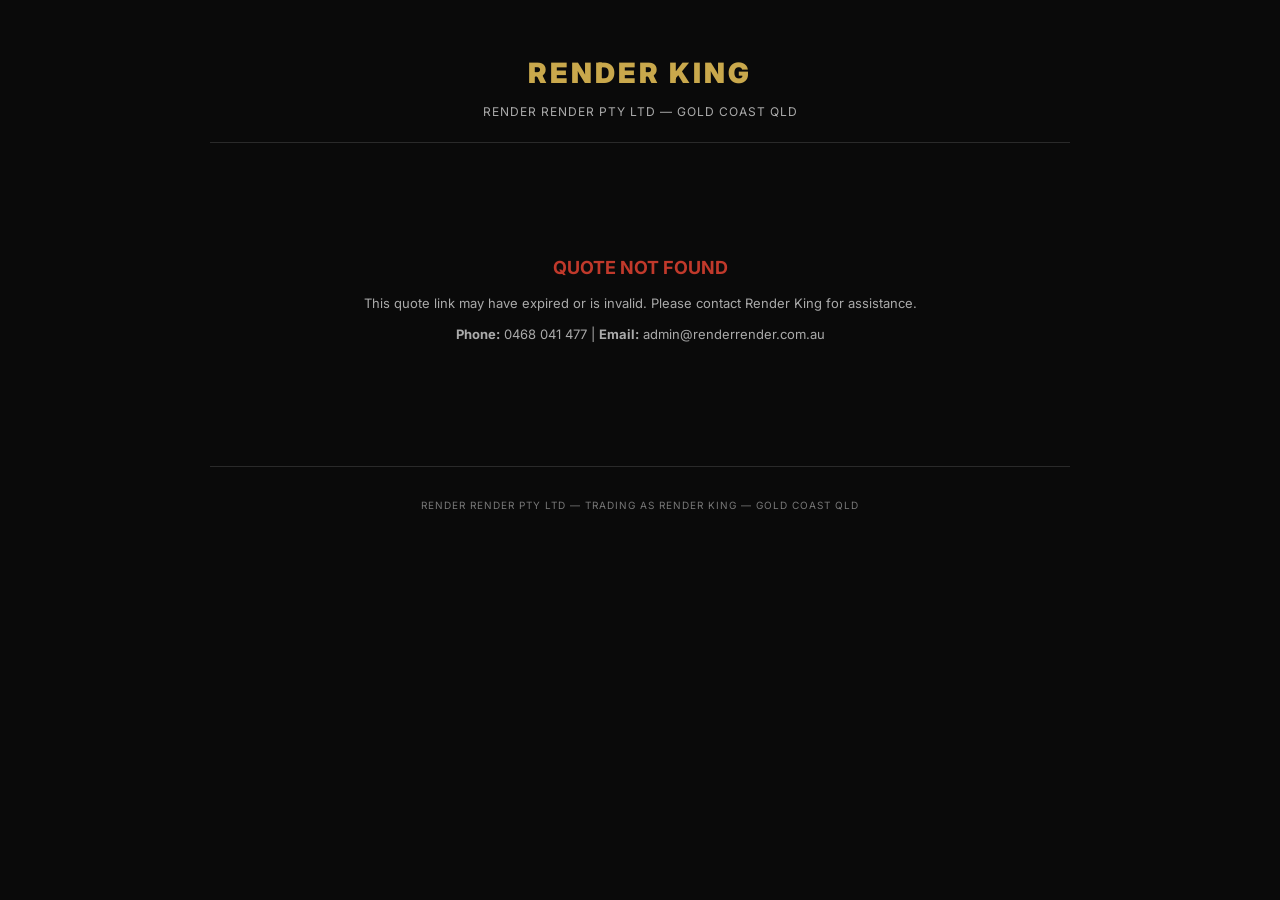
<file: client.html>
<!DOCTYPE html>
<html lang="en">
<head>
<meta charset="UTF-8">
<meta name="viewport" content="width=device-width, initial-scale=1.0">
<title>RENDER KING — Quotation</title>
<link href="https://fonts.googleapis.com/css2?family=Inter:wght@300;400;500;600;700;800;900&display=swap" rel="stylesheet">
<link rel="stylesheet" href="styles.css">
<style>
  body { background:var(--black); }
  .client-page { max-width:900px; margin:0 auto; padding:20px; }
  .client-header { text-align:center; padding:30px 0 20px; border-bottom:1px solid var(--border); margin-bottom:30px; }
  .client-header h1 { font-size:28px; font-weight:900; color:var(--gold); letter-spacing:3px; margin:0; }
  .client-header .sub { font-size:12px; color:var(--text-secondary); margin-top:6px; letter-spacing:1px; }
  .client-footer { text-align:center; padding:30px 0; margin-top:40px; border-top:1px solid var(--border); }
  .client-footer .powered { font-size:10px; color:var(--grey-mid); letter-spacing:1px; }
  .loading-state { text-align:center; padding:80px 20px; }
  .loading-state h2 { color:var(--gold); font-size:18px; margin-bottom:10px; }
  .loading-state p { color:var(--text-secondary); font-size:13px; }
  .error-state { text-align:center; padding:80px 20px; }
  .error-state h2 { color:var(--red); font-size:18px; margin-bottom:10px; }
  .error-state p { color:var(--text-secondary); font-size:13px; }

  /* Clean quote rendering */
  .q-doc { background:var(--panel); border:1px solid var(--border); border-radius:4px; padding:40px; margin-bottom:30px; }
  .q-doc-header { display:flex; justify-content:space-between; align-items:flex-start; padding-bottom:20px; border-bottom:1px solid var(--border); margin-bottom:24px; }
  .q-brand h2 { font-size:22px; font-weight:900; color:var(--gold); letter-spacing:2px; margin:0; }
  .q-brand .tagline { font-size:11px; color:var(--text-secondary); margin-top:4px; letter-spacing:1px; }
  .q-brand .doc-label { font-size:10px; color:var(--gold-dark); letter-spacing:2px; font-weight:700; margin-bottom:4px; }
  .q-contact { text-align:right; font-size:11px; color:var(--text-secondary); line-height:1.8; }
  .q-contact strong { color:var(--gold); }

  .q-meta { display:grid; grid-template-columns:repeat(4,1fr); gap:16px; padding:16px 0; border-bottom:1px solid var(--border); margin-bottom:24px; }
  .q-meta-item { }
  .q-meta-label { font-size:9px; color:var(--text-secondary); letter-spacing:1px; font-weight:700; text-transform:uppercase; }
  .q-meta-value { font-size:13px; color:var(--text-primary); font-weight:600; margin-top:4px; }

  .q-validity-banner { background:var(--gold-bg); border:1px solid var(--gold-border); padding:10px; text-align:center; font-size:11px; font-weight:700; letter-spacing:1px; color:var(--gold); margin-bottom:24px; }

  .q-section { margin-bottom:24px; }
  .q-section-head { display:flex; align-items:center; gap:10px; margin-bottom:16px; padding-bottom:8px; border-bottom:1px solid var(--border); }
  .q-sec-num { width:28px; height:28px; background:var(--gold); color:var(--black); font-size:12px; font-weight:800; display:flex; align-items:center; justify-content:center; border-radius:2px; flex-shrink:0; }
  .q-section-head h3 { font-size:13px; font-weight:800; letter-spacing:1px; color:var(--text-primary); margin:0; }

  .q-fields { display:grid; grid-template-columns:1fr 1fr; gap:12px 24px; }
  .q-field-label { font-size:9px; color:var(--text-secondary); letter-spacing:1px; font-weight:700; text-transform:uppercase; }
  .q-field-value { font-size:13px; color:var(--text-primary); margin-top:2px; padding:6px 0; border-bottom:1px solid var(--border); min-height:20px; }

  .q-pricing-table { width:100%; border-collapse:collapse; font-size:12px; }
  .q-pricing-table th { text-align:left; font-size:9px; color:var(--text-secondary); letter-spacing:1px; font-weight:700; padding:8px 12px; border-bottom:1px solid var(--border); }
  .q-pricing-table th.right { text-align:right; }
  .q-pricing-table td { padding:10px 12px; border-bottom:1px solid var(--border); color:var(--text-primary); }
  .q-pricing-table td.right { text-align:right; font-variant-numeric:tabular-nums; }
  .q-pricing-table .total-row td { font-weight:700; border-top:2px solid var(--gold); }
  .q-pricing-table .grand-row td { font-weight:800; font-size:14px; color:var(--gold); }

  .q-payment-table { width:100%; border-collapse:collapse; font-size:12px; }
  .q-payment-table th { text-align:left; font-size:9px; color:var(--text-secondary); letter-spacing:1px; font-weight:700; padding:8px 12px; border-bottom:1px solid var(--border); }
  .q-payment-table th.right { text-align:right; }
  .q-payment-table td { padding:8px 12px; border-bottom:1px solid var(--border); color:var(--text-primary); }
  .q-payment-table td.right { text-align:right; font-variant-numeric:tabular-nums; }
  .q-payment-table .total-row td { font-weight:700; }

  .q-incl-excl { display:grid; grid-template-columns:1fr 1fr; gap:24px; }
  .q-incl-excl h4 { font-size:11px; font-weight:800; letter-spacing:1px; color:var(--green); margin:0 0 10px; }
  .q-incl-excl .excl h4 { color:var(--red); }
  .q-incl-excl ul { margin:0; padding-left:16px; font-size:12px; color:var(--text-primary); line-height:1.8; }

  .q-key-terms { display:grid; grid-template-columns:1fr 1fr; gap:12px 24px; }
  .q-key-term-label { font-size:9px; color:var(--text-secondary); letter-spacing:1px; font-weight:700; }
  .q-key-term-value { font-size:12px; color:var(--text-primary); margin-top:2px; }

  .q-sc-item { padding:8px 0; border-bottom:1px solid var(--border); font-size:12px; color:var(--text-primary); }
  .q-sc-num { color:var(--gold); font-weight:700; margin-right:8px; }

  .q-payment-note { font-size:11px; color:var(--text-secondary); margin-top:12px; line-height:1.6; }
  .q-payment-note strong { color:var(--gold); }

  /* T&C divider */
  .tc-divider { text-align:center; padding:40px 0 20px; border-top:2px solid var(--border); margin-top:40px; }
  .tc-divider h2 { color:var(--gold); font-size:16px; letter-spacing:2px; margin:0; }

  /* Signature section */
  .client-sig-section { margin-top:40px; padding:30px; background:var(--panel); border:1px solid var(--border); border-radius:4px; }
  .client-sig-title { font-size:14px; font-weight:800; color:var(--gold); text-align:center; letter-spacing:2px; margin-bottom:20px; }
  .sig-save-btn { display:block; width:100%; max-width:400px; margin:20px auto 0; padding:14px; background:var(--green); color:white; border:none; font-family:inherit; font-size:13px; font-weight:800; letter-spacing:1px; cursor:pointer; border-radius:4px; text-transform:uppercase; }
  .sig-save-btn:hover { opacity:0.9; }
  .sig-save-btn:disabled { opacity:0.4; cursor:not-allowed; }
  .save-success { text-align:center; padding:20px; border:1px solid var(--green); border-radius:4px; margin-top:20px; color:var(--green); font-weight:700; font-size:13px; }
  .already-signed { text-align:center; padding:20px; border:1px solid var(--green); border-radius:4px; color:var(--green); font-weight:700; font-size:13px; margin-bottom:20px; }
  .expiry-banner { background:#ef4444; color:#fff; text-align:center; padding:20px; border-radius:4px; margin-bottom:24px; font-weight:700; font-size:14px; letter-spacing:1px; }
  .expiry-banner .phone { font-size:18px; margin-top:8px; display:block; }
  .status-banner { text-align:center; padding:12px; border-radius:4px; margin-bottom:16px; font-weight:700; font-size:12px; letter-spacing:1px; }
  .status-ACCEPTED { background:rgba(34,197,94,0.15); color:#22c55e; border:1px solid #22c55e; }
  .status-DECLINED { background:rgba(239,68,68,0.15); color:#ef4444; border:1px solid #ef4444; }
  .status-EXPIRED { background:rgba(107,114,128,0.15); color:#6b7280; border:1px solid #6b7280; }
</style>
</head>
<body>

<div class="client-page">
  <div class="client-header">
    <h1>RENDER KING</h1>
    <div class="sub">RENDER RENDER PTY LTD — GOLD COAST QLD</div>
  </div>

  <div id="client-loading" class="loading-state">
    <h2>LOADING QUOTATION...</h2>
    <p>Please wait while we retrieve your quote.</p>
  </div>

  <div id="client-error" class="error-state" style="display:none;">
    <h2>QUOTE NOT FOUND</h2>
    <p>This quote link may have expired or is invalid. Please contact Render King for assistance.</p>
    <p style="margin-top:10px;"><strong>Phone:</strong> 0468 041 477 | <strong>Email:</strong> admin@renderrender.com.au</p>
  </div>

  <div id="client-content" style="display:none;"></div>

  <div class="client-footer">
    <div class="powered">RENDER RENDER PTY LTD — TRADING AS RENDER KING — GOLD COAST QLD</div>
  </div>
</div>

<script>
const GH_TOKEN = ['ghp_fSiZgVAuiadmGQ2y', '5bndOF4wFDVITB0et6CP'].join('');
const GH_REPO  = 'mattysdd/render-king-tools';
const GH_BRANCH = 'main';

let quoteData = null;
let quoteSha = null;

function fmt(n) {
  if (!n || isNaN(n)) return '$0.00';
  return '$' + Number(n).toFixed(2).replace(/\B(?=(\d{3})+(?!\d))/g, ',');
}

async function loadQuote() {
  const params = new URLSearchParams(window.location.search);
  const id = params.get('id');
  if (!id) { showError(); return; }

  try {
    const res = await fetch(`https://api.github.com/repos/${GH_REPO}/contents/quotes/${id}.json?ref=${GH_BRANCH}`, {
      headers: { 'Authorization': `token ${GH_TOKEN}` }
    });
    if (!res.ok) { showError(); return; }
    const data = await res.json();
    quoteSha = data.sha;
    quoteData = JSON.parse(decodeURIComponent(escape(atob(data.content))));
    renderClientView();
  } catch (e) {
    console.error(e);
    showError();
  }
}

function showError() {
  document.getElementById('client-loading').style.display = 'none';
  document.getElementById('client-error').style.display = 'block';
}

function renderClientView() {
  document.getElementById('client-loading').style.display = 'none';
  const container = document.getElementById('client-content');
  container.style.display = 'block';

  const q = quoteData;
  const c = q.client || {};
  const s = q.scope || {};
  const t = q.totals || {};
  const li = q.lineItems || [];

  // Check expiry
  let isExpired = false;
  if (q.status === 'EXPIRED') {
    isExpired = true;
  } else if (q.status === 'PENDING' && q.expiresAt) {
    isExpired = new Date(q.expiresAt).getTime() < Date.now();
  }
  const isDeclined = q.status === 'DECLINED';
  const isAccepted = q.status === 'ACCEPTED' || !!q.signatures?.client?.image;

  // Calculate payment schedule
  const subtotal = t.subtotal || 0;
  let depositPct = 10, finalPct = 40;
  if (q.builderType === 'volume') { depositPct = 0; finalPct = 50; }
  else if (subtotal >= 20000) { depositPct = 5; finalPct = 45; }

  // Validity text
  const hours = parseInt(q.validity) || 48;
  const validityText = hours <= 48 ? `${hours} HOURS` : `${Math.round(hours/24)} DAYS`;

  let html = '';

  // Expiry banner
  if (isExpired) {
    html += `<div class="expiry-banner">THIS QUOTE HAS EXPIRED<br>Please contact us for a current quote.<span class="phone">0468 041 477</span></div>`;
  } else if (isDeclined) {
    html += `<div class="status-banner status-DECLINED">THIS QUOTE HAS BEEN DECLINED</div>`;
  } else if (isAccepted) {
    html += `<div class="status-banner status-ACCEPTED">QUOTE ACCEPTED</div>`;
  }

  html += `
  <div class="q-doc">
    <div class="q-doc-header">
      <div class="q-brand">
        <div class="doc-label">FORMAL QUOTATION</div>
        <h2>RENDER KING</h2>
        <div class="tagline">Premium Acrylic Render &amp; Texture Finish Specialist — Gold Coast QLD</div>
      </div>
      <div class="q-contact">
        <div><strong>PHONE</strong> 0468 041 477</div>
        <div><strong>EMAIL</strong> admin@renderrender.com.au</div>
        <div><strong>WEB</strong> renderrender.com.au</div>
      </div>
    </div>

    <div class="q-meta">
      <div class="q-meta-item"><div class="q-meta-label">QUOTE NUMBER</div><div class="q-meta-value">${q.quoteNumber || ''}</div></div>
      <div class="q-meta-item"><div class="q-meta-label">DATE ISSUED</div><div class="q-meta-value">${q.date || ''}</div></div>
      <div class="q-meta-item"><div class="q-meta-label">QUOTE VALIDITY</div><div class="q-meta-value">${validityText}</div></div>
      <div class="q-meta-item"><div class="q-meta-label">BUILDER TYPE</div><div class="q-meta-value">${(q.builderType || 'standard').charAt(0).toUpperCase() + (q.builderType || 'standard').slice(1)} Builder</div></div>
    </div>

    <div class="q-validity-banner">QUOTE VALID FOR ${validityText} FROM DATE OF ISSUE</div>

    <!-- Section 1: Client Details -->
    <div class="q-section">
      <div class="q-section-head"><div class="q-sec-num">1</div><h3>CLIENT DETAILS</h3></div>
      <div class="q-fields">
        <div><div class="q-field-label">CLIENT / COMPANY NAME</div><div class="q-field-value">${c.companyName || ''}</div></div>
        <div><div class="q-field-label">SITE ADDRESS</div><div class="q-field-value">${c.siteAddress || ''}</div></div>
        <div><div class="q-field-label">CONTACT NAME</div><div class="q-field-value">${c.contactName || ''}</div></div>
        <div><div class="q-field-label">LOT / PLAN NUMBER</div><div class="q-field-value">${c.lotPlan || ''}</div></div>
        <div><div class="q-field-label">PHONE</div><div class="q-field-value">${c.phone || ''}</div></div>
        <div><div class="q-field-label">PO NUMBER</div><div class="q-field-value">${c.poNumber || ''}</div></div>
        <div><div class="q-field-label">EMAIL</div><div class="q-field-value">${c.email || ''}</div></div>
        <div><div class="q-field-label">BUILDER REFERENCE</div><div class="q-field-value">${c.builderRef || ''}</div></div>
      </div>
    </div>

    <!-- Section 2: Scope -->
    <div class="q-section">
      <div class="q-section-head"><div class="q-sec-num">2</div><h3>SCOPE OF WORK</h3></div>
      <div class="q-fields">
        <div style="grid-column:1/-1;"><div class="q-field-label">PROJECT DESCRIPTION</div><div class="q-field-value">${s.description || 'Acrylic render and texture finish application as per specifications below.'}</div></div>
        <div><div class="q-field-label">SUBSTRATE TYPE</div><div class="q-field-value">${s.substrate || ''}</div></div>
        <div><div class="q-field-label">DIFFICULTY LEVEL</div><div class="q-field-value">${s.difficulty || ''}</div></div>
      </div>
    </div>

    <!-- Section 3: Pricing -->
    <div class="q-section">
      <div class="q-section-head"><div class="q-sec-num">3</div><h3>PRICING SCHEDULE</h3></div>
      <table class="q-pricing-table">
        <thead><tr><th>DESCRIPTION</th><th class="right">QTY</th><th>UNIT</th><th class="right">RATE (EX GST)</th><th class="right">TOTAL</th></tr></thead>
        <tbody>
          ${li.map(item => `<tr><td>${item.description}</td><td class="right">${item.qty}</td><td>${item.unit}</td><td class="right">${fmt(item.rate)}</td><td class="right">${fmt(item.total)}</td></tr>`).join('')}
        </tbody>
        <tfoot>
          <tr class="total-row"><td colspan="4" style="text-align:right;">SUBTOTAL (EX GST)</td><td class="right">${fmt(t.subtotal)}</td></tr>
          <tr><td colspan="4" style="text-align:right;">GST (10%)</td><td class="right">${fmt(t.gst)}</td></tr>
          <tr class="grand-row"><td colspan="4" style="text-align:right;">TOTAL (INC GST)</td><td class="right">${fmt(t.grandTotal)}</td></tr>
        </tfoot>
      </table>
    </div>

    <!-- Section 4: Inclusions -->
    <div class="q-section">
      <div class="q-section-head"><div class="q-sec-num">4</div><h3>INCLUSIONS &amp; EXCLUSIONS</h3></div>
      <div class="q-incl-excl">
        <div class="incl">
          <h4>INCLUDED</h4>
          <ul>
            <li>Supply and application of acrylic render system</li>
            <li>Surface preparation and priming</li>
            <li>Corner beading and trim installation</li>
            <li>Masking and protection of adjacent surfaces</li>
            <li>Final texture coat application</li>
            <li>Site cleanup on completion</li>
            <li>Touch-up kit supplied</li>
          </ul>
        </div>
        <div class="excl">
          <h4>EXCLUDED</h4>
          <ul>
            <li>Scaffolding (unless specified in pricing)</li>
            <li>Structural repairs or crack stitching</li>
            <li>Painting (unless specified)</li>
            <li>Removal of existing render</li>
            <li>Waterproofing (unless specified)</li>
            <li>Any work not explicitly listed above</li>
          </ul>
        </div>
      </div>
    </div>

    <!-- Section 5: Payment Schedule -->
    <div class="q-section">
      <div class="q-section-head"><div class="q-sec-num">5</div><h3>PAYMENT SCHEDULE</h3></div>
      <table class="q-payment-table">
        <thead><tr><th>STAGE</th><th>DESCRIPTION</th><th class="right">%</th><th class="right">AMOUNT (EX GST)</th></tr></thead>
        <tbody>
          <tr><td>1</td><td>Booking Deposit — due on acceptance</td><td class="right">${depositPct}%</td><td class="right">${fmt(subtotal * depositPct / 100)}</td></tr>
          <tr><td>2</td><td>Material Payment — due before materials ordered</td><td class="right">50%</td><td class="right">${fmt(subtotal * 0.50)}</td></tr>
          <tr><td>3</td><td>Final Payment — due on practical completion</td><td class="right">${finalPct}%</td><td class="right">${fmt(subtotal * finalPct / 100)}</td></tr>
        </tbody>
        <tfoot><tr class="total-row"><td colspan="3" style="text-align:right;">TOTAL (EX GST)</td><td class="right">${fmt(subtotal)}</td></tr></tfoot>
      </table>
      <div class="q-payment-note"><strong>PAYMENT TERMS:</strong> All invoices are due within 7 days of issue. Overdue accounts incur a $220 administration fee plus 3% per week interest on the outstanding balance. Governed by the Building Industry Fairness (Security of Payment) Act 2017 (QLD).</div>
    </div>

    <!-- Section 6: Key Terms -->
    <div class="q-section">
      <div class="q-section-head"><div class="q-sec-num">6</div><h3>KEY TERMS</h3></div>
      <div class="q-key-terms">
        <div><div class="q-key-term-label">VARIATION RATE</div><div class="q-key-term-value">$110/hr + GST — 2-hour minimum for all variations</div></div>
        <div><div class="q-key-term-label">MINIMUM JOB</div><div class="q-key-term-value">$2,200 ex GST minimum applies to all works</div></div>
        <div><div class="q-key-term-label">QUOTE VALIDITY</div><div class="q-key-term-value">This quote is valid for the period stated above from date of issue</div></div>
        <div><div class="q-key-term-label">GOVERNING LAW</div><div class="q-key-term-value">Building Industry Fairness (Security of Payment) Act 2017 (QLD)</div></div>
      </div>
    </div>`;

  // Special Conditions
  if (q.specialConditions && q.specialConditions.length > 0) {
    html += `
    <div class="q-section">
      <div class="q-section-head"><div class="q-sec-num">SC</div><h3>SPECIAL CONDITIONS</h3></div>
      ${q.specialConditions.map((sc, i) => `<div class="q-sc-item"><span class="q-sc-num">${i+1}.</span>${sc}</div>`).join('')}
    </div>`;
  }

  html += `
    <div style="text-align:center;padding:20px 0;font-size:10px;color:var(--text-secondary);letter-spacing:1px;">
      RENDER RENDER PTY LTD — Trading as Render King — Gold Coast QLD — Phone: 0468 041 477
    </div>
  </div><!-- /q-doc -->`;

  // T&C Section
  html += `
  <div class="tc-divider"><h2>PAYMENT TERMS &amp; CONDITIONS</h2></div>
  <div id="client-tc-doc" class="q-doc" style="margin-top:20px;"></div>`;

  // Signature Section
  const alreadySigned = q.signatures?.client?.image;
  const canSign = !isExpired && !isDeclined && !alreadySigned;

  html += `
  <div class="client-sig-section">
    <div class="client-sig-title">ACCEPT &amp; SIGN THIS QUOTATION</div>
    <p style="text-align:center;color:var(--text-secondary);font-size:12px;margin-bottom:20px;">
      By signing below, you accept this quotation and agree to the Payment Terms &amp; Conditions of Render Render Pty Ltd (trading as Render King).
    </p>`;

  if (isExpired) {
    html += `<p style="text-align:center;color:var(--text-secondary);font-size:13px;">This quote has expired and can no longer be signed. Please contact Render King on <strong>0468 041 477</strong> for a current quote.</p>`;
  } else if (isDeclined) {
    html += `<p style="text-align:center;color:var(--text-secondary);font-size:13px;">This quote has been declined.</p>`;
  } else if (alreadySigned) {
    html += `
    <div class="already-signed">QUOTE ALREADY ACCEPTED &amp; SIGNED</div>
    <div style="text-align:center;"><img src="${q.signatures.client.image}" alt="Signature" style="max-width:300px;border:1px solid var(--border);padding:10px;"></div>
    <div class="sig-fields-row" style="margin-top:16px;">
      <div class="sig-field"><label class="sig-field-label">NAME</label><div style="font-size:13px;color:var(--text-primary);padding:6px 0;">${q.signatures.client.typedName || ''}</div></div>
      <div class="sig-field"><label class="sig-field-label">DATE</label><div style="font-size:13px;color:var(--text-primary);padding:6px 0;">${q.signatures.client.date || ''}</div></div>
    </div>`;
  } else if (canSign) {
    html += `
    <div class="digital-sig-block">
      <div class="digital-sig-title">YOUR SIGNATURE</div>
      <div class="digital-sig-subtitle">Draw your signature below using your mouse (desktop) or finger (mobile/tablet)</div>
      <div class="sig-accepted-banner" id="cl-sig-accepted-banner" style="display:none;">
        <img id="cl-sig-image" src="" alt="Signature" style="max-width:300px;margin-top:8px;display:none;">
      </div>
      <div class="canvas-wrap" id="cl-canvas-wrap">
        <canvas id="cl-sig-canvas"></canvas>
        <div class="canvas-hint" id="cl-canvas-hint">SIGN HERE</div>
      </div>
      <div class="sig-btn-row" id="cl-sig-btn-row">
        <button class="sig-btn sig-btn-clear" onclick="clearClientSig()">CLEAR SIGNATURE</button>
        <button class="sig-btn sig-btn-accept" id="cl-accept-btn" onclick="acceptClientSig()" disabled>ACCEPT &amp; SIGN</button>
      </div>
      <div class="sig-fields-row">
        <div class="sig-field">
          <label class="sig-field-label">FULL NAME</label>
          <input type="text" id="cl-sig-typed-name" class="sig-field-input sig-editable" placeholder="Type your full name">
        </div>
        <div class="sig-field">
          <label class="sig-field-label">PRINT NAME</label>
          <input type="text" id="cl-sig-print-name" class="sig-field-input sig-editable" placeholder="Type your print name">
        </div>
        <div class="sig-field">
          <label class="sig-field-label">DATE</label>
          <input type="date" id="cl-sig-date" class="sig-field-input sig-editable" value="${new Date().toISOString().split('T')[0]}">
        </div>
      </div>
    </div>
    <button class="sig-save-btn" id="cl-save-btn" onclick="saveClientSignature()" disabled>SUBMIT SIGNED ACCEPTANCE</button>
    <div id="cl-save-success" class="save-success" style="display:none;">
      SIGNATURE SUBMITTED SUCCESSFULLY — Thank you for accepting this quotation. Render King will be in touch shortly.
    </div>`;
  }

  html += `</div><!-- /client-sig-section -->`;

  container.innerHTML = html;

  // Load T&C content
  loadTcContent();

  // Init signature pad if signing is available
  if (canSign) {
    setTimeout(initClientSigPad, 100);
  }
}

async function loadTcContent() {
  try {
    const res = await fetch('index.html');
    const html = await res.text();
    const parser = new DOMParser();
    const doc = parser.parseFromString(html, 'text/html');
    const tcTab = doc.getElementById('tab-terms');
    if (tcTab) {
      const tcDocEl = document.getElementById('client-tc-doc');
      if (tcDocEl) {
        const docBody = tcTab.querySelector('.doc-body');
        if (docBody) {
          let tcHtml = docBody.innerHTML;
          // Remove the signature section from T&C (client signs on the quote section)
          const temp = document.createElement('div');
          temp.innerHTML = tcHtml;
          const tcSig = temp.querySelector('.tc-sig-section');
          if (tcSig) tcSig.remove();
          tcDocEl.innerHTML = temp.innerHTML;
        }
      }
    }
  } catch (e) {
    console.error('Failed to load T&C:', e);
  }
}

// ── CLIENT SIGNATURE PAD ──
let clCanvas, clCtx, clDrawing = false, clHasContent = false;

function initClientSigPad() {
  clCanvas = document.getElementById('cl-sig-canvas');
  if (!clCanvas) return;
  const wrap = document.getElementById('cl-canvas-wrap');
  if (!wrap) return;
  clCanvas.width = wrap.offsetWidth;
  clCanvas.height = wrap.offsetHeight;
  clCtx = clCanvas.getContext('2d');
  clCtx.strokeStyle = '#000';
  clCtx.lineWidth = 2;
  clCtx.lineCap = 'round';

  clCanvas.addEventListener('mousedown', clSigStart);
  clCanvas.addEventListener('mousemove', clSigMove);
  clCanvas.addEventListener('mouseup', clSigEnd);
  clCanvas.addEventListener('mouseleave', clSigEnd);
  clCanvas.addEventListener('touchstart', e => { e.preventDefault(); clSigStart(e.touches[0]); });
  clCanvas.addEventListener('touchmove', e => { e.preventDefault(); clSigMove(e.touches[0]); });
  clCanvas.addEventListener('touchend', clSigEnd);
}

function clSigStart(e) {
  clDrawing = true;
  clCtx.beginPath();
  const rect = clCanvas.getBoundingClientRect();
  clCtx.moveTo(e.clientX - rect.left, e.clientY - rect.top);
  const hint = document.getElementById('cl-canvas-hint');
  if (hint) hint.style.display = 'none';
}

function clSigMove(e) {
  if (!clDrawing) return;
  const rect = clCanvas.getBoundingClientRect();
  clCtx.lineTo(e.clientX - rect.left, e.clientY - rect.top);
  clCtx.stroke();
  clHasContent = true;
  const btn = document.getElementById('cl-accept-btn');
  if (btn) btn.disabled = false;
}

function clSigEnd() { clDrawing = false; }

function clearClientSig() {
  if (!clCtx) return;
  clCtx.clearRect(0, 0, clCanvas.width, clCanvas.height);
  clHasContent = false;
  const btn = document.getElementById('cl-accept-btn');
  if (btn) btn.disabled = true;
  const saveBtn = document.getElementById('cl-save-btn');
  if (saveBtn) saveBtn.disabled = true;
  const hint = document.getElementById('cl-canvas-hint');
  if (hint) hint.style.display = 'block';
  const banner = document.getElementById('cl-sig-accepted-banner');
  if (banner) banner.style.display = 'none';
  const img = document.getElementById('cl-sig-image');
  if (img) img.style.display = 'none';
  const wrap = document.getElementById('cl-canvas-wrap');
  if (wrap) wrap.style.display = '';
  const btnRow = document.getElementById('cl-sig-btn-row');
  if (btnRow) btnRow.style.display = '';
}

function acceptClientSig() {
  if (!clHasContent) return;
  const dataUrl = clCanvas.toDataURL('image/png');
  const banner = document.getElementById('cl-sig-accepted-banner');
  const now = new Date();
  const ts = now.toLocaleDateString('en-AU', { day:'2-digit', month:'short', year:'numeric', hour:'2-digit', minute:'2-digit' });
  if (banner) {
    banner.innerHTML = `<div style="color:var(--green);font-weight:700;font-size:12px;letter-spacing:1px;">SIGNATURE CAPTURED — ${ts}</div>`;
    const img = document.getElementById('cl-sig-image');
    if (img) { img.src = dataUrl; img.style.display = 'block'; }
    banner.style.display = 'block';
  }
  const wrap = document.getElementById('cl-canvas-wrap');
  if (wrap) wrap.style.display = 'none';
  const btnRow = document.getElementById('cl-sig-btn-row');
  if (btnRow) btnRow.style.display = 'none';
  const saveBtn = document.getElementById('cl-save-btn');
  if (saveBtn) saveBtn.disabled = false;
}

async function saveClientSignature() {
  if (!quoteData || !clHasContent) return;
  const btn = document.getElementById('cl-save-btn');
  btn.disabled = true;
  btn.textContent = 'SAVING...';

  const sigImage = clCanvas.toDataURL('image/png');
  quoteData.signatures = quoteData.signatures || {};
    quoteData.signatures.client = {
    image: sigImage,
    typedName: document.getElementById('cl-sig-typed-name')?.value || '',
    printName: document.getElementById('cl-sig-print-name')?.value || '',
    date: document.getElementById('cl-sig-date')?.value || '',
    acceptedAt: new Date().toISOString()
  };
  quoteData.status = 'ACCEPTED';
  quoteData.statusUpdatedAt = new Date().toISOString();

  const content = btoa(unescape(encodeURIComponent(JSON.stringify(quoteData, null, 2))));
  const path = `quotes/${quoteData.id}.json`;

  try {
    const res = await fetch(`https://api.github.com/repos/${GH_REPO}/contents/${path}`, {
      method: 'PUT',
      headers: {
        'Authorization': `token ${GH_TOKEN}`,
        'Content-Type': 'application/json'
      },
      body: JSON.stringify({
        message: `Client signature: ${quoteData.quoteNumber}`,
        content: content,
        branch: GH_BRANCH,
        sha: quoteSha
      })
    });

    if (res.ok) {
      document.getElementById('cl-save-success').style.display = 'block';
      btn.style.display = 'none';
    } else {
      const err = await res.json();
      alert('Save failed: ' + (err.message || 'Unknown error'));
      btn.disabled = false;
      btn.textContent = 'SUBMIT SIGNED ACCEPTANCE';
    }
  } catch (e) {
    alert('Save failed: ' + e.message);
    btn.disabled = false;
    btn.textContent = 'SUBMIT SIGNED ACCEPTANCE';
  }
}

document.addEventListener('DOMContentLoaded', loadQuote);
</script>

</body>
</html>
</file>
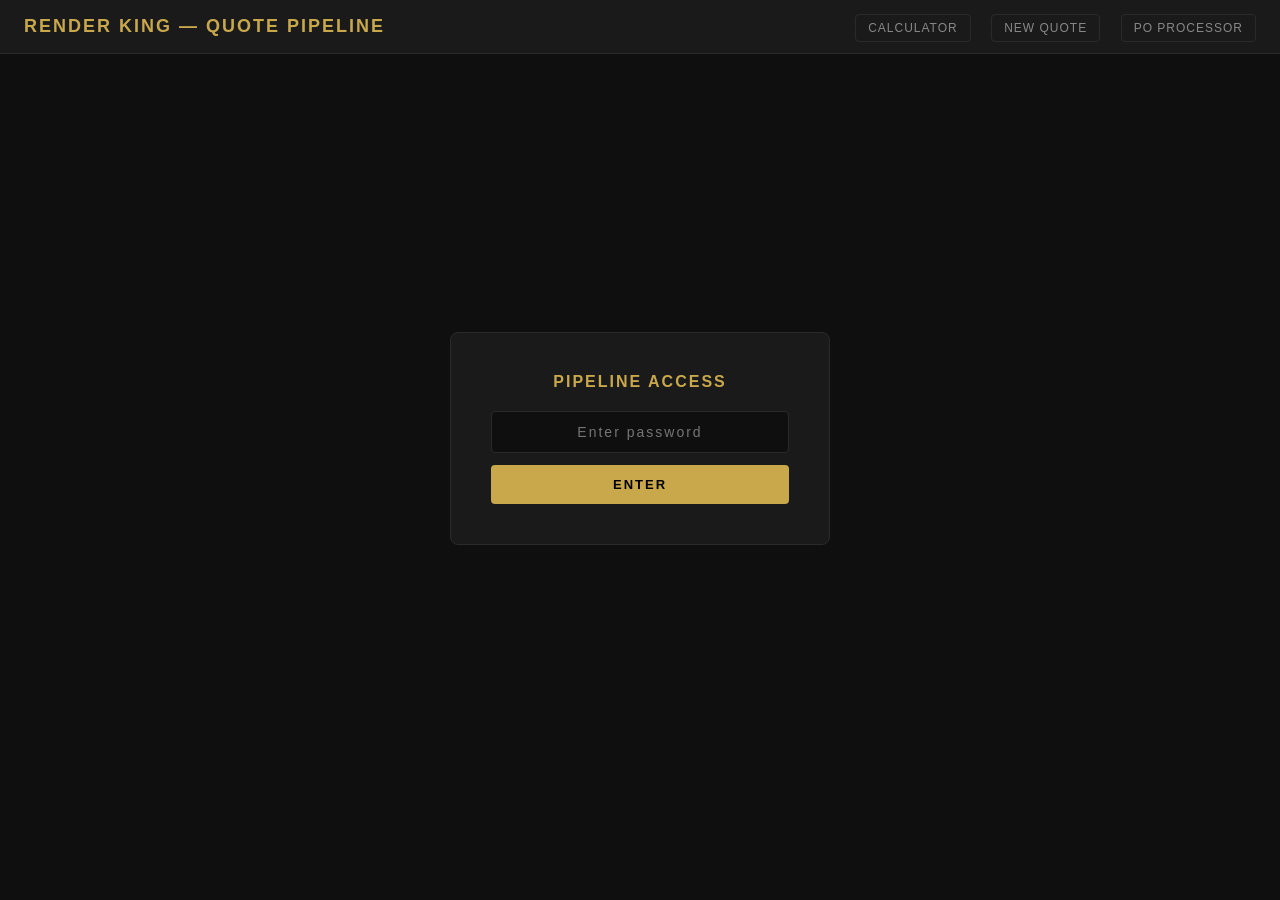
<file: dashboard.html>
<!DOCTYPE html>
<html lang="en">
<head>
<meta charset="UTF-8">
<meta name="viewport" content="width=device-width, initial-scale=1.0">
<title>Render King — Quote Pipeline Dashboard</title>
<style>
  :root{--bg:#0f0f0f;--card:#1a1a1a;--border:#2a2a2a;--gold:#c9a84c;--gold-dark:#a68a3e;--gold-dim:rgba(201,168,76,0.15);--green:#22c55e;--red:#ef4444;--amber:#f59e0b;--grey:#6b7280;--text:#e0e0e0;--text-muted:#888;--dark:#111;}
  *{margin:0;padding:0;box-sizing:border-box;}
  body{font-family:Calibri,Arial,sans-serif;background:var(--bg);color:var(--text);min-height:100vh;}
  .header{background:var(--card);border-bottom:1px solid var(--border);padding:16px 24px;display:flex;align-items:center;justify-content:space-between;}
  .header h1{font-size:18px;letter-spacing:2px;color:var(--gold);text-transform:uppercase;}
  .header-links a{color:var(--text-muted);text-decoration:none;font-size:12px;letter-spacing:1px;margin-left:16px;padding:6px 12px;border:1px solid var(--border);border-radius:4px;transition:all .2s;}
  .header-links a:hover{color:var(--gold);border-color:var(--gold);}
  .container{max-width:1400px;margin:0 auto;padding:24px;}

  /* Login */
  .login-wrap{display:flex;align-items:center;justify-content:center;min-height:80vh;}
  .login-box{background:var(--card);border:1px solid var(--border);border-radius:8px;padding:40px;text-align:center;max-width:380px;width:100%;}
  .login-box h2{color:var(--gold);font-size:16px;letter-spacing:2px;margin-bottom:20px;text-transform:uppercase;}
  .login-box input{width:100%;padding:12px;background:var(--bg);border:1px solid var(--border);border-radius:4px;color:var(--text);font-size:14px;margin-bottom:12px;text-align:center;letter-spacing:2px;font-family:inherit;}
  .login-box button{width:100%;padding:12px;background:var(--gold);color:#000;border:none;border-radius:4px;font-weight:700;font-size:13px;letter-spacing:2px;cursor:pointer;font-family:inherit;}
  .login-box button:hover{background:var(--gold-dark);}
  .login-error{color:var(--red);font-size:12px;margin-top:8px;display:none;}

  /* Stats */
  .stats-grid{display:grid;grid-template-columns:repeat(auto-fit,minmax(180px,1fr));gap:16px;margin-bottom:24px;}
  .stat-card{background:var(--card);border:1px solid var(--border);border-radius:8px;padding:20px;text-align:center;}
  .stat-value{font-size:28px;font-weight:700;color:var(--gold);margin-bottom:4px;}
  .stat-label{font-size:11px;letter-spacing:2px;color:var(--text-muted);text-transform:uppercase;}

  /* Filters */
  .filters{display:flex;gap:12px;margin-bottom:16px;flex-wrap:wrap;align-items:center;}
  .filters input,.filters select{padding:8px 12px;background:var(--card);border:1px solid var(--border);border-radius:4px;color:var(--text);font-size:13px;font-family:inherit;}
  .filters input{flex:1;min-width:200px;}
  .filters select{min-width:140px;}
  .filters .btn-refresh{padding:8px 16px;background:var(--gold);color:#000;border:none;border-radius:4px;font-weight:700;font-size:12px;letter-spacing:1px;cursor:pointer;font-family:inherit;}

  /* Section headers */
  .section-header{display:flex;align-items:center;gap:10px;margin:20px 0 12px;padding-bottom:8px;border-bottom:1px solid var(--border);}
  .section-header h3{font-size:13px;letter-spacing:1.5px;color:var(--gold);text-transform:uppercase;font-weight:700;}
  .section-header .count{font-size:11px;color:var(--text-muted);background:var(--card);padding:2px 8px;border-radius:3px;border:1px solid var(--border);}
  .section-header .toggle-btn{margin-left:auto;background:none;border:1px solid var(--border);color:var(--text-muted);padding:4px 10px;border-radius:3px;font-size:11px;cursor:pointer;letter-spacing:1px;font-family:inherit;}
  .section-header .toggle-btn:hover{color:var(--gold);border-color:var(--gold);}

  /* Table */
  .table-wrap{overflow-x:auto;background:var(--card);border:1px solid var(--border);border-radius:8px;margin-bottom:16px;}
  table{width:100%;border-collapse:collapse;font-size:13px;}
  thead th{background:#222;color:var(--gold);font-size:11px;letter-spacing:1px;text-transform:uppercase;padding:12px;text-align:left;cursor:pointer;user-select:none;white-space:nowrap;border-bottom:1px solid var(--border);}
  thead th:hover{color:#fff;}
  thead th .sort-arrow{margin-left:4px;font-size:10px;}
  tbody tr{border-bottom:1px solid var(--border);transition:background .15s;}
  tbody tr:hover{background:#222;}
  tbody td{padding:10px 12px;white-space:nowrap;}
  .status-badge{display:inline-block;padding:3px 8px;border-radius:3px;font-size:10px;font-weight:700;letter-spacing:1px;color:#000;}
  .status-PENDING{background:var(--amber);}
  .status-ACCEPTED{background:var(--green);}
  .status-DECLINED{background:var(--red);color:#fff;}
  .status-EXPIRED{background:var(--grey);color:#fff;}
  .status-COMPLETED{background:#2563eb;color:#fff;}
  .action-links{display:flex;gap:6px;align-items:center;}
  .action-links a,.action-links button{color:var(--gold);text-decoration:none;font-size:11px;letter-spacing:.5px;background:none;border:none;cursor:pointer;padding:0;font-family:inherit;}
  .action-links a:hover,.action-links button:hover{text-decoration:underline;}
  .action-links .close-btn{color:var(--green);font-weight:700;}
  .action-links .close-btn:hover{color:#16a34a;}

  .empty-state{text-align:center;padding:60px 20px;color:var(--text-muted);}
  .loading{text-align:center;padding:40px;color:var(--text-muted);}

  /* Closed section collapsed */
  .closed-section{transition:max-height .3s ease;}
  .closed-section.collapsed .table-wrap{display:none;}

  /* Time ago */
  .time-ago{font-size:10px;color:var(--text-muted);display:block;margin-top:2px;}

  @media(max-width:768px){
    .header{flex-direction:column;gap:10px;}
    .filters{flex-direction:column;}
    .stats-grid{grid-template-columns:1fr 1fr;}
  }
</style>
</head>
<body>

<div class="header">
  <h1>RENDER KING — QUOTE PIPELINE</h1>
  <div class="header-links">
    <a href="index.html">CALCULATOR</a>
    <a href="index.html" onclick="localStorage.setItem('rk-tab','quote');return true;">NEW QUOTE</a>
    <a href="po-checker.html">PO PROCESSOR</a>
  </div>
</div>

<!-- Login Gate -->
<div id="login-gate" class="container">
  <div class="login-wrap">
    <div class="login-box">
      <h2>PIPELINE ACCESS</h2>
      <input type="password" id="dash-password" placeholder="Enter password" onkeydown="if(event.key==='Enter')dashLogin()">
      <button onclick="dashLogin()">ENTER</button>
      <div class="login-error" id="login-error">Incorrect password</div>
    </div>
  </div>
</div>

<!-- Dashboard (hidden until auth) -->
<div id="dashboard" class="container" style="display:none;">

  <div class="stats-grid">
    <div class="stat-card"><div class="stat-value" id="stat-pipeline">$0</div><div class="stat-label">ACTIVE PIPELINE</div></div>
    <div class="stat-card"><div class="stat-value" id="stat-accepted">0</div><div class="stat-label">ACCEPTED</div></div>
    <div class="stat-card"><div class="stat-value" id="stat-pending">0</div><div class="stat-label">PENDING</div></div>
    <div class="stat-card"><div class="stat-value" id="stat-completed">0</div><div class="stat-label">COMPLETED</div></div>
    <div class="stat-card"><div class="stat-value" id="stat-avg-margin">0%</div><div class="stat-label">AVG MARGIN</div></div>
    <div class="stat-card"><div class="stat-value" id="stat-total">0</div><div class="stat-label">TOTAL QUOTES</div></div>
  </div>

  <div class="filters">
    <input type="text" id="filter-search" placeholder="Search by name, address, quote #..." oninput="applyFilters()">
    <select id="filter-status" onchange="applyFilters()">
      <option value="">All Statuses</option>
      <option value="PENDING">Pending</option>
      <option value="ACCEPTED">Accepted</option>
      <option value="COMPLETED">Completed</option>
      <option value="DECLINED">Declined</option>
      <option value="EXPIRED">Expired</option>
    </select>
    <button class="btn-refresh" onclick="loadDashboard()">REFRESH</button>
  </div>

  <!-- ACTIVE QUOTES SECTION -->
  <div id="active-section">
    <div class="section-header">
      <h3>ACTIVE QUOTES</h3>
      <span class="count" id="active-count">0</span>
    </div>
    <div class="table-wrap">
      <table>
        <thead>
          <tr>
            <th onclick="sortTable('quoteNumber')">QUOTE # <span class="sort-arrow" id="sort-quoteNumber"></span></th>
            <th onclick="sortTable('client')">BUILDER / CLIENT <span class="sort-arrow" id="sort-client"></span></th>
            <th onclick="sortTable('address')">SITE ADDRESS <span class="sort-arrow" id="sort-address"></span></th>
            <th onclick="sortTable('value')">VALUE (INC GST) <span class="sort-arrow" id="sort-value"></span></th>
            <th onclick="sortTable('date')">DATE <span class="sort-arrow" id="sort-date"></span></th>
            <th onclick="sortTable('status')">STATUS <span class="sort-arrow" id="sort-status"></span></th>
            <th onclick="sortTable('margin')">MARGIN <span class="sort-arrow" id="sort-margin"></span></th>
            <th>ACTIONS</th>
          </tr>
        </thead>
        <tbody id="active-tbody">
          <tr><td colspan="8" class="loading">Loading quotes...</td></tr>
        </tbody>
      </table>
    </div>
  </div>

  <!-- COMPLETED / CLOSED SECTION -->
  <div id="closed-section" class="closed-section">
    <div class="section-header">
      <h3>COMPLETED / CLOSED</h3>
      <span class="count" id="closed-count">0</span>
      <button class="toggle-btn" id="toggle-closed" onclick="toggleClosed()">SHOW</button>
    </div>
    <div class="table-wrap" id="closed-table-wrap" style="display:none;">
      <table>
        <thead>
          <tr>
            <th>QUOTE #</th>
            <th>BUILDER / CLIENT</th>
            <th>SITE ADDRESS</th>
            <th>VALUE (INC GST)</th>
            <th>DATE</th>
            <th>STATUS</th>
            <th>MARGIN</th>
            <th>ACTIONS</th>
          </tr>
        </thead>
        <tbody id="closed-tbody"></tbody>
      </table>
    </div>
  </div>

</div>

<script>
const GH_TOKEN = ['ghp_fSiZgVAuiadmGQ2y', '5bndOF4wFDVITB0et6CP'].join('');
const GH_REPO = 'mattysdd/render-king-tools';
const GH_BRANCH = 'main';
const BASE_URL = 'https://mattysdd.github.io/render-king-tools';
const DASH_PASS = 'renderking2026';

let allQuotes = [];
let sortCol = 'date';
let sortDir = 'desc';
let closedVisible = false;

// Completed quotes stored in localStorage
const COMPLETED_KEY = 'rk_completed_quotes';

function getCompletedIds() {
  try {
    return JSON.parse(localStorage.getItem(COMPLETED_KEY) || '[]');
  } catch(e) { return []; }
}

function setCompletedIds(ids) {
  localStorage.setItem(COMPLETED_KEY, JSON.stringify(ids));
}

function markCompleted(quoteId) {
  if (!confirm('Mark this quote as COMPLETED? It will move to the closed section.')) return;
  const ids = getCompletedIds();
  if (!ids.includes(quoteId)) {
    ids.push(quoteId);
    setCompletedIds(ids);
  }
  // Update in-memory
  const q = allQuotes.find(function(q) { return q.id === quoteId; });
  if (q) q.status = 'COMPLETED';
  renderAll();
}

function reopenQuote(quoteId) {
  const ids = getCompletedIds().filter(function(id) { return id !== quoteId; });
  setCompletedIds(ids);
  const q = allQuotes.find(function(q) { return q.id === quoteId; });
  if (q) {
    // Restore original status
    q.status = q._originalStatus || 'ACCEPTED';
  }
  renderAll();
}

function dashLogin() {
  const pw = document.getElementById('dash-password').value;
  if (pw === DASH_PASS) {
    document.getElementById('login-gate').style.display = 'none';
    document.getElementById('dashboard').style.display = 'block';
    sessionStorage.setItem('rk-dash-auth', '1');
    loadDashboard();
  } else {
    document.getElementById('login-error').style.display = 'block';
  }
}

// Auto-login if session valid
if (sessionStorage.getItem('rk-dash-auth') === '1') {
  document.getElementById('login-gate').style.display = 'none';
  document.getElementById('dashboard').style.display = 'block';
  loadDashboard();
}

async function loadDashboard() {
  document.getElementById('active-tbody').innerHTML = '<tr><td colspan="8" class="loading">Loading quotes...</td></tr>';

  try {
    const res = await fetch('https://api.github.com/repos/' + GH_REPO + '/contents/quotes?ref=' + GH_BRANCH, {
      headers: { 'Authorization': 'token ' + GH_TOKEN }
    });

    if (!res.ok) {
      document.getElementById('active-tbody').innerHTML = '<tr><td colspan="8" class="empty-state">No quotes found or API error.</td></tr>';
      return;
    }

    const files = await res.json();
    const jsonFiles = files.filter(function(f) { return f.name.endsWith('.json'); });

    // Fetch all quote data in parallel
    const promises = jsonFiles.map(async function(f) {
      try {
        const r = await fetch(f.url, { headers: { 'Authorization': 'token ' + GH_TOKEN } });
        if (!r.ok) return null;
        const d = await r.json();
        return JSON.parse(decodeURIComponent(escape(atob(d.content))));
      } catch(e) { return null; }
    });

    allQuotes = (await Promise.all(promises)).filter(function(q) { return q !== null; });

    // Check expiry on pending quotes
    const now = Date.now();
    const completedIds = getCompletedIds();

    allQuotes.forEach(function(q) {
      q._originalStatus = q.status || 'PENDING';
      if (q.status === 'PENDING' && q.expiresAt) {
        if (new Date(q.expiresAt).getTime() < now) {
          q.status = 'EXPIRED';
          q._originalStatus = 'EXPIRED';
        }
      }
      // Apply completed status from localStorage
      if (completedIds.includes(q.id)) {
        q.status = 'COMPLETED';
      }
    });

    renderAll();
  } catch(e) {
    document.getElementById('active-tbody').innerHTML = '<tr><td colspan="8" class="empty-state">Error: ' + e.message + '</td></tr>';
  }
}

function renderAll() {
  renderStats();
  renderTables();
}

function renderStats() {
  const active = allQuotes.filter(function(q) { return q.status === 'PENDING' || q.status === 'ACCEPTED'; });
  const accepted = allQuotes.filter(function(q) { return q.status === 'ACCEPTED'; });
  const pending = allQuotes.filter(function(q) { return q.status === 'PENDING'; });
  const completed = allQuotes.filter(function(q) { return q.status === 'COMPLETED'; });
  const activeValue = active.reduce(function(s, q) { return s + (q.totals?.grandTotal || 0); }, 0);
  const margins = allQuotes.filter(function(q) { return q.totals?.marginPct > 0; }).map(function(q) { return q.totals.marginPct; });
  const avgMargin = margins.length > 0 ? margins.reduce(function(s,m) { return s+m; }, 0) / margins.length : 0;

  document.getElementById('stat-pipeline').textContent = fmtD(activeValue);
  document.getElementById('stat-accepted').textContent = accepted.length;
  document.getElementById('stat-pending').textContent = pending.length;
  document.getElementById('stat-completed').textContent = completed.length;
  document.getElementById('stat-avg-margin').textContent = avgMargin.toFixed(1) + '%';
  document.getElementById('stat-total').textContent = allQuotes.length;
}

function renderTables() {
  const filtered = getFilteredQuotes();

  // Split into active and closed
  var activeQuotes = [];
  var closedQuotes = [];

  filtered.forEach(function(q) {
    if (q.status === 'COMPLETED' || q.status === 'DECLINED' || q.status === 'EXPIRED') {
      closedQuotes.push(q);
    } else {
      activeQuotes.push(q);
    }
  });

  // Sort: PENDING first (most recent), then ACCEPTED (most recent)
  // Active quotes: PENDING first, then ACCEPTED, each sorted by date desc
  activeQuotes = sortQuotes(activeQuotes);
  closedQuotes = sortQuotes(closedQuotes);

  // Render active table
  const activeTbody = document.getElementById('active-tbody');
  document.getElementById('active-count').textContent = activeQuotes.length;

  if (activeQuotes.length === 0) {
    activeTbody.innerHTML = '<tr><td colspan="8" class="empty-state">No active quotes.</td></tr>';
  } else {
    activeTbody.innerHTML = activeQuotes.map(function(q) { return buildRow(q, true); }).join('');
  }

  // Render closed table
  const closedTbody = document.getElementById('closed-tbody');
  document.getElementById('closed-count').textContent = closedQuotes.length;

  if (closedQuotes.length === 0) {
    closedTbody.innerHTML = '<tr><td colspan="8" class="empty-state">No completed or closed quotes.</td></tr>';
  } else {
    closedTbody.innerHTML = closedQuotes.map(function(q) { return buildRow(q, false); }).join('');
  }

  // Update sort arrows
  document.querySelectorAll('.sort-arrow').forEach(function(el) { el.textContent = ''; });
  var arrow = document.getElementById('sort-' + sortCol);
  if (arrow) arrow.textContent = sortDir === 'asc' ? '\u25B2' : '\u25BC';
}

function buildRow(q, isActive) {
  const c = q.client || {};
  const clientName = c.companyName || c.contactName || 'Unknown';
  const address = c.siteAddress || 'N/A';
  const value = q.totals?.grandTotal || 0;
  const margin = q.totals?.marginPct || 0;
  const status = q.status || 'PENDING';
  const timeAgo = getTimeAgo(q.savedAt);

  let actions = '<a href="' + BASE_URL + '/client.html?id=' + q.id + '" target="_blank">Client</a>' +
    '<a href="' + BASE_URL + '/?q=' + q.id + '" target="_blank">Internal</a>';

  if (isActive && (status === 'ACCEPTED' || status === 'PENDING')) {
    actions += '<button class="close-btn" onclick="markCompleted(\'' + q.id + '\')">\u2713 CLOSE</button>';
  }
  if (status === 'COMPLETED') {
    actions += '<button onclick="reopenQuote(\'' + q.id + '\')" style="color:var(--amber);">REOPEN</button>';
  }

  return '<tr>' +
    '<td><strong>' + (q.quoteNumber || q.id) + '</strong>' + (q.revision > 1 ? ' <span style="color:var(--text-muted);font-size:10px;">v' + q.revision + '</span>' : '') + '</td>' +
    '<td>' + clientName + '</td>' +
    '<td>' + address + '</td>' +
    '<td>' + fmtD(value) + '</td>' +
    '<td>' + (q.date || '') + '<span class="time-ago">' + timeAgo + '</span></td>' +
    '<td><span class="status-badge status-' + status + '">' + status + '</span></td>' +
    '<td>' + (margin > 0 ? margin.toFixed(1) + '%' : '\u2014') + '</td>' +
    '<td class="action-links">' + actions + '</td>' +
  '</tr>';
}

function getFilteredQuotes() {
  const search = (document.getElementById('filter-search')?.value || '').toLowerCase();
  const status = document.getElementById('filter-status')?.value || '';

  return allQuotes.filter(function(q) {
    if (status && q.status !== status) return false;
    if (search) {
      const c = q.client || {};
      const haystack = [q.quoteNumber, q.id, c.companyName, c.contactName, c.siteAddress, c.poNumber].join(' ').toLowerCase();
      if (!haystack.includes(search)) return false;
    }
    return true;
  });
}

function sortTable(col) {
  if (sortCol === col) {
    sortDir = sortDir === 'asc' ? 'desc' : 'asc';
  } else {
    sortCol = col;
    sortDir = 'desc';
  }
  renderTables();
}

function sortQuotes(quotes) {
  return quotes.slice().sort(function(a, b) {
    // Primary sort: PENDING before ACCEPTED before others (for active section)
    var statusOrder = { 'PENDING': 0, 'ACCEPTED': 1, 'COMPLETED': 2, 'DECLINED': 3, 'EXPIRED': 4 };
    var statusA = statusOrder[a.status] !== undefined ? statusOrder[a.status] : 5;
    var statusB = statusOrder[b.status] !== undefined ? statusOrder[b.status] : 5;

    // If sorting by status column, use pure status sort
    if (sortCol === 'status') {
      if (statusA !== statusB) return sortDir === 'asc' ? statusA - statusB : statusB - statusA;
    }

    // Secondary: by selected column
    var va, vb;
    switch(sortCol) {
      case 'quoteNumber': va = a.quoteNumber || ''; vb = b.quoteNumber || ''; break;
      case 'client': va = a.client?.companyName || a.client?.contactName || ''; vb = b.client?.companyName || b.client?.contactName || ''; break;
      case 'address': va = a.client?.siteAddress || ''; vb = b.client?.siteAddress || ''; break;
      case 'value': va = a.totals?.grandTotal || 0; vb = b.totals?.grandTotal || 0; break;
      case 'date': va = a.savedAt || ''; vb = b.savedAt || ''; break;
      case 'margin': va = a.totals?.marginPct || 0; vb = b.totals?.marginPct || 0; break;
      default: va = a.savedAt || ''; vb = b.savedAt || '';
    }
    if (typeof va === 'number') return sortDir === 'asc' ? va - vb : vb - va;
    return sortDir === 'asc' ? String(va).localeCompare(String(vb)) : String(vb).localeCompare(String(va));
  });
}

function applyFilters() { renderTables(); }

function toggleClosed() {
  closedVisible = !closedVisible;
  document.getElementById('closed-table-wrap').style.display = closedVisible ? 'block' : 'none';
  document.getElementById('toggle-closed').textContent = closedVisible ? 'HIDE' : 'SHOW';
}

function getTimeAgo(dateStr) {
  if (!dateStr) return '';
  try {
    var d = new Date(dateStr);
    var now = new Date();
    var diff = now - d;
    var mins = Math.floor(diff / 60000);
    var hours = Math.floor(diff / 3600000);
    var days = Math.floor(diff / 86400000);
    if (mins < 60) return mins + 'm ago';
    if (hours < 24) return hours + 'h ago';
    if (days < 30) return days + 'd ago';
    return Math.floor(days / 30) + 'mo ago';
  } catch(e) { return ''; }
}

function fmtD(n) {
  if (!n || isNaN(n)) return '$0';
  return '$' + Math.ceil(n).toLocaleString('en-AU');
}
</script>
</body>
</html>
</file>
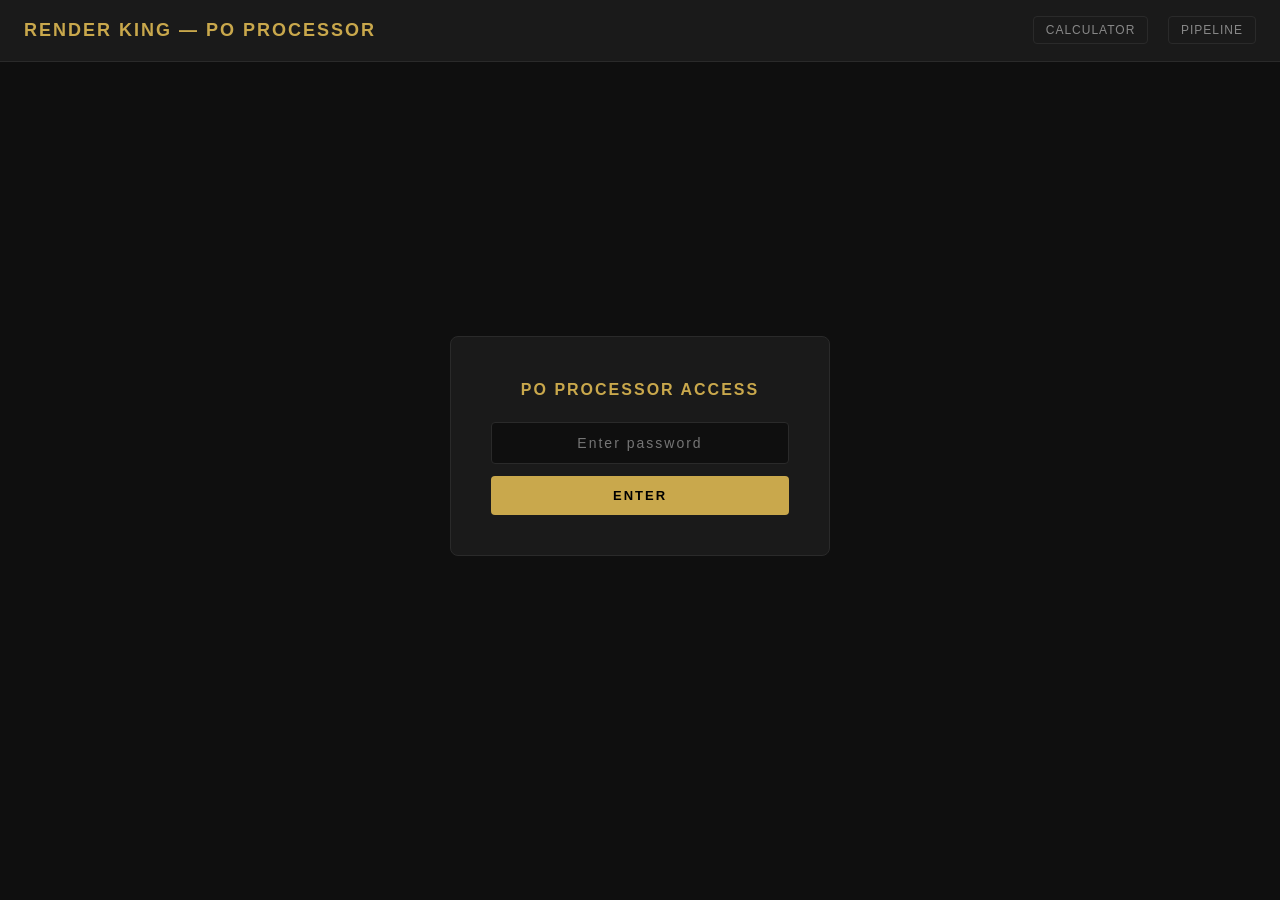
<file: po-checker.html>
<!DOCTYPE html>
<html lang="en">
<head>
<meta charset="UTF-8">
<meta name="viewport" content="width=device-width, initial-scale=1.0">
<title>Render King — PO Processor</title>
<style>
  :root{--bg:#0f0f0f;--card:#1a1a1a;--border:#2a2a2a;--gold:#c9a84c;--gold-dark:#a68a3e;--gold-dim:rgba(201,168,76,0.15);--green:#22c55e;--red:#ef4444;--amber:#f59e0b;--grey:#6b7280;--text:#e0e0e0;--text-muted:#888;--dark:#111;--panel:#141414;}
  *{margin:0;padding:0;box-sizing:border-box;}
  body{font-family:Calibri,Arial,sans-serif;background:var(--bg);color:var(--text);min-height:100vh;font-size:13px;line-height:1.6;}
  .header{background:var(--card);border-bottom:1px solid var(--border);padding:16px 24px;display:flex;align-items:center;justify-content:space-between;}
  .header h1{font-size:18px;letter-spacing:2px;color:var(--gold);text-transform:uppercase;}
  .header-links a{color:var(--text-muted);text-decoration:none;font-size:12px;letter-spacing:1px;margin-left:16px;padding:6px 12px;border:1px solid var(--border);border-radius:4px;transition:all .2s;}
  .header-links a:hover{color:var(--gold);border-color:var(--gold);}
  .container{max-width:1100px;margin:0 auto;padding:24px;}
  h2{color:var(--gold);font-size:14px;letter-spacing:2px;margin-bottom:16px;text-transform:uppercase;}
  .card{background:var(--card);border:1px solid var(--border);border-radius:4px;margin-bottom:20px;}
  .card-header{background:var(--dark);padding:16px 24px;display:flex;align-items:center;gap:12px;border-bottom:1px solid var(--border);border-radius:4px 4px 0 0;}
  .card-header h2{margin:0;font-size:12px;font-weight:800;letter-spacing:2px;color:#fff;}
  .badge{background:var(--gold);color:#000;font-size:9px;font-weight:800;letter-spacing:1px;padding:3px 10px;border-radius:2px;text-transform:uppercase;}
  .card-body{padding:22px 24px;}

  /* Login */
  .login-wrap{display:flex;align-items:center;justify-content:center;min-height:80vh;}
  .login-box{background:var(--card);border:1px solid var(--border);border-radius:8px;padding:40px;text-align:center;max-width:380px;width:100%;}
  .login-box h2{color:var(--gold);font-size:16px;letter-spacing:2px;margin-bottom:20px;}
  .login-box input{width:100%;padding:12px;background:var(--bg);border:1px solid var(--border);border-radius:4px;color:var(--text);font-size:14px;margin-bottom:12px;text-align:center;letter-spacing:2px;font-family:inherit;}
  .login-box button{width:100%;padding:12px;background:var(--gold);color:#000;border:none;border-radius:4px;font-weight:700;font-size:13px;letter-spacing:2px;cursor:pointer;font-family:inherit;}
  .login-error{color:var(--red);font-size:12px;margin-top:8px;display:none;}

  /* Form */
  .form-grid{display:grid;grid-template-columns:1fr 1fr 1fr;gap:16px;margin-bottom:16px;}
  .form-group label{display:block;font-size:10px;letter-spacing:1px;color:var(--text-muted);margin-bottom:6px;text-transform:uppercase;font-weight:700;}
  .form-group input,.form-group select,.form-group textarea{width:100%;padding:10px;background:var(--bg);border:1px solid var(--border);border-radius:4px;color:var(--text);font-size:13px;font-family:inherit;}
  .form-group textarea{resize:vertical;min-height:60px;}

  /* PO Table */
  .po-table{width:100%;border-collapse:collapse;font-size:12px;}
  .po-table th{background:var(--dark);color:var(--gold);font-size:10px;font-weight:700;letter-spacing:1px;text-transform:uppercase;padding:10px 12px;text-align:left;border-bottom:2px solid var(--gold-dark);}
  .po-table td{padding:8px 12px;border-bottom:1px solid var(--border);}
  .po-table tr:nth-child(even){background:var(--dark);}
  .po-table td.right,.po-table th.right{text-align:right;}
  .po-table input{background:var(--bg);border:1px solid var(--border);color:var(--text);padding:6px 8px;font-size:12px;border-radius:3px;font-family:inherit;}
  .po-table input[type="number"]{text-align:right;width:80px;}
  .po-table input[type="text"]{width:100%;}
  .po-table .total-row td{background:var(--dark);color:var(--gold);font-weight:700;font-size:13px;border-top:2px solid var(--gold-dark);}
  .remove-row{background:none;border:1px solid var(--border);color:var(--grey);padding:4px 8px;cursor:pointer;font-size:11px;border-radius:3px;}
  .remove-row:hover{background:var(--red);color:#fff;border-color:var(--red);}

  /* Buttons */
  .btn{padding:10px 20px;border:none;border-radius:4px;font-weight:700;font-size:12px;letter-spacing:1px;cursor:pointer;text-transform:uppercase;font-family:inherit;transition:all .2s;}
  .btn-gold{background:var(--gold);color:#000;}
  .btn-gold:hover{background:var(--gold-dark);}
  .btn-outline{background:none;border:2px dashed var(--gold-dark);color:var(--gold);}
  .btn-outline:hover{background:var(--gold);color:#000;border-color:var(--gold);}
  .btn-green{background:var(--green);color:#000;}
  .btn-red{background:none;border:1px solid var(--border);color:var(--grey);}
  .btn-red:hover{border-color:var(--red);color:var(--red);}
  .btn-row{display:flex;gap:10px;flex-wrap:wrap;margin-top:16px;}

  /* Callout */
  .callout{padding:14px 18px;margin:12px 0;font-size:12px;border-left:4px solid;line-height:1.7;border-radius:0 4px 4px 0;}
  .callout-gold{background:rgba(201,168,76,0.08);border-color:var(--gold);color:#e8d48b;}
  .callout-info{background:rgba(41,128,185,0.12);border-color:#2980B9;color:rgba(100,180,230,0.9);}
  .callout-green{background:rgba(39,174,96,0.12);border-color:var(--green);color:rgba(80,200,120,0.9);}

  /* Stats */
  .stats-row{display:grid;grid-template-columns:repeat(4,1fr);gap:16px;margin-bottom:20px;}
  .stat-card{padding:16px;border:1px solid var(--border);background:var(--panel);border-radius:4px;text-align:center;}
  .stat-value{font-size:22px;font-weight:800;color:var(--gold);margin-bottom:4px;}
  .stat-label{font-size:9px;font-weight:700;letter-spacing:2px;color:var(--text-muted);text-transform:uppercase;}

  /* Print */
  @media print{
    body{background:#fff;color:#111;font-size:11px;}
    .header,.no-print,.login-wrap{display:none !important;}
    .card{border:1px solid #ddd;box-shadow:none;background:#fff;}
    .card-header{background:#111;-webkit-print-color-adjust:exact;print-color-adjust:exact;}
    .card-header h2{color:#fff !important;}
    .po-table th{background:#111;color:#c9a84c;-webkit-print-color-adjust:exact;print-color-adjust:exact;}
    .po-table td{border-bottom:1px solid #ddd;}
    .stat-card{border:1px solid #ddd;background:#f9f9f9;}
    .stat-value{color:#111;}
    .btn,.remove-row{display:none !important;}
    @page{margin:1.5cm;}
  }

  @media(max-width:768px){
    .form-grid{grid-template-columns:1fr;}
    .stats-row{grid-template-columns:1fr 1fr;}
    .btn-row{flex-direction:column;}
  }
</style>
</head>
<body>

<div class="header">
  <h1>RENDER KING — PO PROCESSOR</h1>
  <div class="header-links">
    <a href="index.html">CALCULATOR</a>
    <a href="dashboard.html">PIPELINE</a>
  </div>
</div>

<!-- Login Gate -->
<div id="login-gate" class="container">
  <div class="login-wrap">
    <div class="login-box">
      <h2>PO PROCESSOR ACCESS</h2>
      <input type="password" id="po-password" placeholder="Enter password" onkeydown="if(event.key==='Enter')poLogin()">
      <button onclick="poLogin()">ENTER</button>
      <div class="login-error" id="login-error">Incorrect password</div>
    </div>
  </div>
</div>

<!-- Main Content -->
<div id="po-main" class="container" style="display:none;">

  <!-- PO Header -->
  <div class="card">
    <div class="card-header">
      <h2>PURCHASE ORDER DETAILS</h2>
      <span class="badge">DULUX / STODDARTS</span>
    </div>
    <div class="card-body">
      <div class="form-grid">
        <div class="form-group">
          <label>PO NUMBER</label>
          <input type="text" id="po-number" placeholder="Auto-generated" value="">
        </div>
        <div class="form-group">
          <label>PO DATE</label>
          <input type="date" id="po-date">
        </div>
        <div class="form-group">
          <label>SUPPLIER</label>
          <select id="po-supplier">
            <option value="Stoddarts — Dulux Acratex">Stoddarts — Dulux Acratex</option>
            <option value="Dulux Direct">Dulux Direct</option>
            <option value="Other">Other</option>
          </select>
        </div>
      </div>
      <div class="form-grid">
        <div class="form-group">
          <label>JOB / SITE REFERENCE</label>
          <input type="text" id="po-job-ref" placeholder="e.g. Smith Residence — 42 Gold St">
        </div>
        <div class="form-group">
          <label>BUILDER / CLIENT</label>
          <input type="text" id="po-builder" placeholder="e.g. Stoddarts">
        </div>
        <div class="form-group">
          <label>DELIVERY ADDRESS</label>
          <input type="text" id="po-delivery" placeholder="Site address for delivery">
        </div>
      </div>
      <div class="form-grid" style="grid-template-columns:1fr;">
        <div class="form-group">
          <label>NOTES / SPECIAL INSTRUCTIONS</label>
          <textarea id="po-notes" placeholder="e.g. Deliver before 7am, call on arrival..."></textarea>
        </div>
      </div>
    </div>
  </div>

  <!-- Import from Calculator -->
  <div class="card no-print">
    <div class="card-header">
      <h2>IMPORT FROM CALCULATOR</h2>
      <span class="badge">AUTO-IMPORT</span>
    </div>
    <div class="card-body">
      <div class="callout callout-info" style="margin-bottom:14px;">
        <strong>HOW IT WORKS:</strong> Open the Margin Calculator, add your line items, then click "Import from Calculator" below. All material quantities will be pulled in automatically from the PO Processor formulas.
      </div>
      <div class="btn-row">
        <button class="btn btn-gold" onclick="importFromCalculator()">IMPORT FROM CALCULATOR</button>
        <button class="btn btn-red" onclick="clearAllLines()">CLEAR ALL LINES</button>
      </div>
      <div id="import-status" style="margin-top:10px;font-size:12px;color:var(--text-muted);"></div>
    </div>
  </div>

  <!-- PO Line Items -->
  <div class="card">
    <div class="card-header">
      <h2>LINE ITEMS</h2>
      <span class="badge">ALL PRICES EX GST</span>
    </div>
    <div class="card-body">
      <div style="overflow-x:auto;">
        <table class="po-table" id="po-table">
          <thead>
            <tr>
              <th style="width:40px;">#</th>
              <th>PRODUCT / DESCRIPTION</th>
              <th class="right" style="width:80px;">QTY</th>
              <th style="width:80px;">UNIT</th>
              <th class="right" style="width:100px;">UNIT PRICE</th>
              <th class="right" style="width:100px;">TOTAL</th>
              <th class="no-print" style="width:50px;"></th>
            </tr>
          </thead>
          <tbody id="po-tbody"></tbody>
          <tfoot>
            <tr class="total-row">
              <td colspan="5" style="text-align:right;">SUBTOTAL (EX GST)</td>
              <td class="right" id="po-subtotal">$0</td>
              <td class="no-print"></td>
            </tr>
            <tr class="total-row">
              <td colspan="5" style="text-align:right;">GST (10%)</td>
              <td class="right" id="po-gst">$0</td>
              <td class="no-print"></td>
            </tr>
            <tr class="total-row">
              <td colspan="5" style="text-align:right;font-size:14px;">TOTAL (INC GST)</td>
              <td class="right" id="po-total" style="font-size:14px;">$0</td>
              <td class="no-print"></td>
            </tr>
          </tfoot>
        </table>
      </div>
      <div class="btn-row no-print">
        <button class="btn btn-outline" onclick="addPOLine()">+ ADD LINE ITEM</button>
      </div>
    </div>
  </div>

  <!-- Summary Stats -->
  <div class="stats-row" id="po-stats">
    <div class="stat-card"><div class="stat-value" id="stat-items">0</div><div class="stat-label">LINE ITEMS</div></div>
    <div class="stat-card"><div class="stat-value" id="stat-subtotal">$0</div><div class="stat-label">SUBTOTAL (EX GST)</div></div>
    <div class="stat-card"><div class="stat-value" id="stat-gst">$0</div><div class="stat-label">GST</div></div>
    <div class="stat-card"><div class="stat-value" id="stat-total-inc">$0</div><div class="stat-label">TOTAL (INC GST)</div></div>
  </div>

  <!-- Actions -->
  <div class="card no-print">
    <div class="card-header">
      <h2>ACTIONS</h2>
    </div>
    <div class="card-body">
      <div class="btn-row">
        <button class="btn btn-gold" onclick="generatePDF()">PRINT / SAVE PDF</button>
        <button class="btn btn-gold" onclick="copyAsText()">COPY AS TEXT</button>
        <button class="btn btn-green" onclick="emailPO()">EMAIL PO</button>
      </div>
      <div id="copy-status" style="margin-top:10px;font-size:12px;color:var(--green);display:none;">Copied to clipboard!</div>
    </div>
  </div>

  <!-- Text Preview -->
  <div class="card no-print">
    <div class="card-header">
      <h2>TEXT PREVIEW</h2>
      <span class="badge">COPY / EMAIL</span>
    </div>
    <div class="card-body">
      <pre id="po-text-preview" style="background:var(--bg);border:1px solid var(--border);border-radius:4px;padding:16px;font-size:12px;line-height:1.8;white-space:pre-wrap;color:var(--text);max-height:400px;overflow-y:auto;font-family:Calibri,Arial,monospace;">Generate a PO to see the text preview.</pre>
    </div>
  </div>

</div>

<script>
const PO_PASS = 'renderking2026';
let poLineCount = 0;

function poLogin() {
  const pw = document.getElementById('po-password').value;
  if (pw === PO_PASS) {
    document.getElementById('login-gate').style.display = 'none';
    document.getElementById('po-main').style.display = 'block';
    sessionStorage.setItem('rk-po-auth', '1');
    initPO();
  } else {
    document.getElementById('login-error').style.display = 'block';
  }
}

if (sessionStorage.getItem('rk-po-auth') === '1') {
  document.getElementById('login-gate').style.display = 'none';
  document.getElementById('po-main').style.display = 'block';
  initPO();
}

function initPO() {
  // Set default date
  const today = new Date();
  document.getElementById('po-date').value = today.toISOString().split('T')[0];
  // Auto PO number
  if (!document.getElementById('po-number').value) {
    document.getElementById('po-number').value = 'RK-PO-' + Date.now().toString().slice(-8);
  }
  // Check for calculator data in localStorage
  checkCalculatorData();
}

function checkCalculatorData() {
  const data = localStorage.getItem('rk_po_materials');
  if (data) {
    document.getElementById('import-status').innerHTML = '<span style="color:var(--green);">Calculator material data available — click Import to load.</span>';
  } else {
    document.getElementById('import-status').innerHTML = '<span style="color:var(--text-muted);">No calculator data found. Add line items in the Margin Calculator first, or add lines manually below.</span>';
  }
}

function addPOLine(product, qty, unit, unitPrice) {
  poLineCount++;
  const id = poLineCount;
  const tbody = document.getElementById('po-tbody');
  const tr = document.createElement('tr');
  tr.id = 'po-row-' + id;
  tr.innerHTML =
    '<td style="color:var(--text-muted);">' + id + '</td>' +
    '<td><input type="text" id="po-prod-' + id + '" value="' + (product || '') + '" oninput="recalcPO()" placeholder="Product name"></td>' +
    '<td><input type="number" id="po-qty-' + id + '" value="' + (qty || '') + '" oninput="recalcPO()" min="0" step="1" style="width:70px;"></td>' +
    '<td><input type="text" id="po-unit-' + id + '" value="' + (unit || 'bags') + '" style="width:70px;text-align:center;" oninput="recalcPO()"></td>' +
    '<td><input type="number" id="po-price-' + id + '" value="' + (unitPrice || '') + '" oninput="recalcPO()" min="0" step="0.01" style="width:90px;"></td>' +
    '<td class="right" id="po-line-total-' + id + '">$0</td>' +
    '<td class="no-print"><button class="remove-row" onclick="removePOLine(' + id + ')">&times;</button></td>';
  tbody.appendChild(tr);
  recalcPO();
}

function removePOLine(id) {
  const row = document.getElementById('po-row-' + id);
  if (row) row.remove();
  recalcPO();
}

function clearAllLines() {
  if (!confirm('Clear all PO line items?')) return;
  document.getElementById('po-tbody').innerHTML = '';
  poLineCount = 0;
  recalcPO();
}

function recalcPO() {
  let subtotal = 0;
  let itemCount = 0;
  const rows = document.querySelectorAll('#po-tbody tr');
  rows.forEach(function(row) {
    const id = row.id.replace('po-row-', '');
    const qty = parseFloat(document.getElementById('po-qty-' + id)?.value) || 0;
    const price = parseFloat(document.getElementById('po-price-' + id)?.value) || 0;
    const lineTotal = Math.ceil(qty * price);
    document.getElementById('po-line-total-' + id).textContent = '$' + lineTotal.toLocaleString();
    subtotal += qty * price;
    if (qty > 0) itemCount++;
  });

  const subtotalCeil = Math.ceil(subtotal);
  const gst = Math.ceil(subtotalCeil * 0.1);
  const total = subtotalCeil + gst;

  document.getElementById('po-subtotal').textContent = '$' + subtotalCeil.toLocaleString();
  document.getElementById('po-gst').textContent = '$' + gst.toLocaleString();
  document.getElementById('po-total').textContent = '$' + total.toLocaleString();

  document.getElementById('stat-items').textContent = itemCount;
  document.getElementById('stat-subtotal').textContent = '$' + subtotalCeil.toLocaleString();
  document.getElementById('stat-gst').textContent = '$' + gst.toLocaleString();
  document.getElementById('stat-total-inc').textContent = '$' + total.toLocaleString();

  updateTextPreview();
}

function importFromCalculator() {
  const data = localStorage.getItem('rk_po_materials');
  if (!data) {
    alert('No calculator data found. Open the Margin Calculator, add line items, then return here to import.');
    return;
  }

  try {
    const materials = JSON.parse(data);
    if (!materials || !materials.lines || materials.lines.length === 0) {
      alert('Calculator data is empty. Add line items in the calculator first.');
      return;
    }

    // Clear existing lines
    document.getElementById('po-tbody').innerHTML = '';
    poLineCount = 0;

    // Set job reference from calculator data
    if (materials.jobRef) {
      document.getElementById('po-job-ref').value = materials.jobRef;
    }

    // Add all material lines
    materials.lines.forEach(function(m) {
      if (m.qty > 0) {
        addPOLine(m.name, m.qty, m.unit, m.unitPrice.toFixed(2));
      }
    });

    document.getElementById('import-status').innerHTML = '<span style="color:var(--green);">Imported ' + materials.lines.length + ' material lines from calculator.</span>';
    recalcPO();
  } catch(e) {
    alert('Error reading calculator data: ' + e.message);
  }
}

function updateTextPreview() {
  const poNum = document.getElementById('po-number').value || 'N/A';
  const poDate = document.getElementById('po-date').value || 'N/A';
  const supplier = document.getElementById('po-supplier').value || 'N/A';
  const jobRef = document.getElementById('po-job-ref').value || 'N/A';
  const builder = document.getElementById('po-builder').value || 'N/A';
  const delivery = document.getElementById('po-delivery').value || 'N/A';
  const notes = document.getElementById('po-notes').value || '';

  let text = '═══════════════════════════════════════\n';
  text += 'RENDER KING — PURCHASE ORDER\n';
  text += '═══════════════════════════════════════\n\n';
  text += 'PO Number:    ' + poNum + '\n';
  text += 'Date:         ' + poDate + '\n';
  text += 'Supplier:     ' + supplier + '\n';
  text += 'Job Ref:      ' + jobRef + '\n';
  text += 'Builder:      ' + builder + '\n';
  text += 'Delivery:     ' + delivery + '\n';
  if (notes) text += 'Notes:        ' + notes + '\n';
  text += '\n───────────────────────────────────────\n';
  text += 'LINE ITEMS\n';
  text += '───────────────────────────────────────\n\n';

  const rows = document.querySelectorAll('#po-tbody tr');
  let lineNum = 0;
  rows.forEach(function(row) {
    const id = row.id.replace('po-row-', '');
    const prod = document.getElementById('po-prod-' + id)?.value || '';
    const qty = document.getElementById('po-qty-' + id)?.value || '0';
    const unit = document.getElementById('po-unit-' + id)?.value || '';
    const price = document.getElementById('po-price-' + id)?.value || '0';
    const total = Math.ceil(parseFloat(qty) * parseFloat(price));
    if (prod) {
      lineNum++;
      text += lineNum + '. ' + prod + '\n';
      text += '   Qty: ' + qty + ' ' + unit + ' @ $' + parseFloat(price).toFixed(2) + ' = $' + total.toLocaleString() + '\n\n';
    }
  });

  const subtotal = Math.ceil(parseFloat(document.getElementById('po-subtotal').textContent.replace(/[$,]/g, '')) || 0);
  const gst = Math.ceil(subtotal * 0.1);
  const total = subtotal + gst;

  text += '───────────────────────────────────────\n';
  text += 'Subtotal (ex GST):  $' + subtotal.toLocaleString() + '\n';
  text += 'GST (10%):          $' + gst.toLocaleString() + '\n';
  text += 'TOTAL (inc GST):    $' + total.toLocaleString() + '\n';
  text += '───────────────────────────────────────\n\n';
  text += 'Render King\n';
  text += 'Phone: 0468 041 477\n';
  text += 'Email: admin@renderrender.com.au\n';
  text += 'All prices ex GST unless stated.\n';

  document.getElementById('po-text-preview').textContent = text;
}

function copyAsText() {
  const text = document.getElementById('po-text-preview').textContent;
  navigator.clipboard.writeText(text).then(function() {
    const status = document.getElementById('copy-status');
    status.style.display = 'block';
    setTimeout(function() { status.style.display = 'none'; }, 3000);
  }).catch(function() {
    // Fallback
    const ta = document.createElement('textarea');
    ta.value = text;
    document.body.appendChild(ta);
    ta.select();
    document.execCommand('copy');
    document.body.removeChild(ta);
    const status = document.getElementById('copy-status');
    status.style.display = 'block';
    setTimeout(function() { status.style.display = 'none'; }, 3000);
  });
}

function generatePDF() {
  window.print();
}

function emailPO() {
  const poNum = document.getElementById('po-number').value || 'PO';
  const jobRef = document.getElementById('po-job-ref').value || '';
  const supplier = document.getElementById('po-supplier').value || '';
  const text = document.getElementById('po-text-preview').textContent;

  const subject = encodeURIComponent('Render King — Purchase Order ' + poNum + (jobRef ? ' — ' + jobRef : ''));
  const body = encodeURIComponent(text);

  // Default to Stoddarts email or blank
  let toEmail = '';
  if (supplier.toLowerCase().includes('stoddart')) {
    toEmail = ''; // Add Stoddarts email when known
  }

  window.location.href = 'mailto:' + toEmail + '?subject=' + subject + '&body=' + body;
}
</script>
</body>
</html>
</file>
<file: styles.css>
/* ═══════════════════════════════════════════════════════════
   RENDER KING — MASTER STYLESHEET
   Premium Black & Gold — Futuristic SaaS Aesthetic
   ═══════════════════════════════════════════════════════════ */

@import url('https://fonts.googleapis.com/css2?family=Inter:wght@300;400;500;600;700;800;900&display=swap');

:root {
  --black:#0a0a0a; --dark:#111111; --card-bg:#1a1a1a; --panel:#141414;
  --border:#2a2a2a; --border-light:#333;
  --white:#ffffff; --text-primary:#ffffff; --text-secondary:#aaaaaa; --grey-mid:#777; --grey-light:#888;
  --gold:#c9a84c; --gold-light:#e8d48b; --gold-dark:#a68a3e; --gold-dim:rgba(201,168,76,0.15);
  --green:#27AE60; --green-bg:rgba(39,174,96,0.12); --green-border:rgba(39,174,96,0.3);
  --amber:#E67E22; --amber-bg:rgba(230,126,34,0.12); --amber-border:rgba(230,126,34,0.3);
  --red:#C0392B; --red-bg:rgba(192,57,43,0.12); --red-border:rgba(192,57,43,0.3);
  --blue:#2980B9; --blue-bg:rgba(41,128,185,0.12); --blue-border:rgba(41,128,185,0.3);
  --pending:#8E44AD; --pending-bg:rgba(142,68,173,0.12);
}

*, *::before, *::after { margin:0; padding:0; box-sizing:border-box; -webkit-print-color-adjust: exact !important; print-color-adjust: exact !important; }

html { scroll-behavior: smooth; }

body {
  font-family:'Inter',-apple-system,BlinkMacSystemFont,'Segoe UI',Roboto,sans-serif;
  font-size:13px; line-height:1.65; color:var(--text-primary);
  background:var(--black); -webkit-font-smoothing:antialiased;
  -moz-osx-font-smoothing:grayscale;
}

/* ═══ SCROLLBAR ═══ */
::-webkit-scrollbar { width:6px; height:6px; }
::-webkit-scrollbar-track { background:var(--black); }
::-webkit-scrollbar-thumb { background:var(--border-light); border-radius:3px; }
::-webkit-scrollbar-thumb:hover { background:var(--gold-dark); }

/* ═══ TOP NAV ═══ */
.topnav {
  background:var(--black); padding:0 24px; display:flex; align-items:center;
  justify-content:space-between; position:sticky; top:0; z-index:200;
  box-shadow:0 1px 0 var(--border), 0 4px 20px rgba(0,0,0,.6);
  min-height:56px; flex-wrap:wrap;
  border-bottom:1px solid var(--border);
}
.nav-brand {
  font-size:13px; font-weight:800; letter-spacing:3.5px;
  text-transform:uppercase; color:var(--gold); padding:10px 0;
}
.nav-tabs { display:flex; gap:0; }
.nav-tab {
  background:none; border:none; border-bottom:3px solid transparent;
  color:var(--text-secondary); font-family:inherit; font-size:11px; font-weight:700;
  letter-spacing:1.5px; text-transform:uppercase; padding:18px 22px;
  cursor:pointer; transition:all .25s ease; white-space:nowrap;
}
.nav-tab:hover { color:var(--white); background:rgba(255,255,255,.03); }
.nav-tab.active { color:var(--gold); border-bottom-color:var(--gold); }

/* ═══ TAB CONTENT ═══ */
.tab-content { display:none; }
.tab-content.active { display:block; }

/* ═══ PAGE LAYOUT ═══ */
.page { max-width:1100px; margin:28px auto 60px; padding:0 20px; }

/* ═══ CARDS ═══ */
.card {
  background:var(--card-bg); border:1px solid var(--border);
  margin-bottom:20px; border-radius:4px;
  box-shadow:0 2px 12px rgba(0,0,0,.3);
}
.card-header {
  background:var(--dark); padding:16px 24px;
  display:flex; align-items:center; gap:12px;
  border-bottom:1px solid var(--border);
  border-radius:4px 4px 0 0;
}
.card-header h2 {
  font-size:12px; font-weight:800; letter-spacing:2px;
  text-transform:uppercase; color:var(--white);
}
.badge {
  background:var(--gold); color:var(--black); font-size:9px; font-weight:800;
  letter-spacing:1px; text-transform:uppercase; padding:3px 10px;
  border-radius:2px;
}
.card-body { padding:22px 24px; }

/* ═══ SECTION LABEL ═══ */
.section-label {
  font-size:9px; font-weight:700; letter-spacing:2px;
  text-transform:uppercase; color:var(--text-secondary); margin-bottom:8px;
}

/* ═══ SURFACE LINES ═══ */
.surface-lines { display:flex; flex-direction:column; gap:12px; }
.surface-line {
  background:var(--panel); border:1px solid var(--border);
  padding:16px 18px; position:relative; border-radius:4px;
  transition: border-color .2s;
}
.surface-line:hover { border-color: var(--border-light); }
.surface-line-header {
  display:flex; align-items:center; justify-content:space-between; margin-bottom:12px;
}
.surface-line-title {
  font-size:10px; font-weight:800; letter-spacing:2px;
  text-transform:uppercase; color:var(--gold);
}
.surface-line-controls {
  display:grid; grid-template-columns:1.5fr 2.5fr 2fr 0.8fr 1.5fr 32px; gap:8px; align-items:end;
}
.surface-line-controls .field-group { min-width:0; overflow:hidden; }
.field-group { display:flex; flex-direction:column; gap:5px; }
.field-group label {
  font-size:10px; font-weight:700; letter-spacing:1px;
  text-transform:uppercase; color:var(--text-secondary);
}
.field-group select, .field-group input {
  border:1px solid var(--border); padding:8px 10px;
  font-family:inherit; font-size:12px; color:var(--white);
  min-width:0; max-width:100%; box-sizing:border-box;
  background:var(--card-bg); -webkit-appearance:none; appearance:none;
  outline:none; transition:border .2s; border-radius:3px;
}
.field-group select:focus, .field-group input:focus {
  border-color:var(--gold); box-shadow:0 0 0 2px rgba(201,168,76,0.15);
}
.field-group select option { background:var(--card-bg); color:var(--white); }
.field-group input[type=number] { text-align:right; }
.field-group input::placeholder { color:var(--grey-mid); }
.remove-btn {
  background:none; border:1px solid var(--border); color:var(--grey-light);
  padding:10px 12px; cursor:pointer; font-size:12px; transition:all .2s;
  height:40px; border-radius:3px;
}
.remove-btn:hover { background:var(--red); color:var(--white); border-color:var(--red); }
.add-surface-btn {
  background:none; border:2px dashed var(--gold-dark); color:var(--gold);
  padding:12px 24px; font-family:inherit; font-size:11px; font-weight:700;
  letter-spacing:1px; text-transform:uppercase; cursor:pointer; width:100%;
  margin-top:8px; transition:all .25s; border-radius:3px;
}
.add-surface-btn:hover { background:var(--gold); color:var(--black); border-color:var(--gold); }

/* ═══ DIFFICULTY GRID ═══ */
.diff-grid { display:grid; grid-template-columns:repeat(5,1fr); gap:10px; }
.diff-option {
  border:2px solid var(--border); padding:12px 14px; cursor:pointer;
  text-align:center; transition:all .25s; user-select:none;
  background:var(--panel); border-radius:4px;
}
.diff-option:hover { border-color:var(--gold-dark); }
.diff-option.active { border-color:var(--gold); background:var(--gold-dim); }
.diff-option .diff-level { font-size:18px; font-weight:900; color:var(--gold); margin-bottom:2px; }
.diff-option .diff-label { font-size:10px; font-weight:700; color:var(--white); margin-bottom:3px; }
.diff-option .diff-rate { font-size:10px; color:var(--text-secondary); }

/* ═══ BUILDER TIER GRID ═══ */
.tier-grid { display:grid; grid-template-columns:repeat(3,1fr); gap:10px; }
.tier-option {
  border:2px solid var(--border); padding:12px 14px; cursor:pointer;
  text-align:center; transition:all .25s; user-select:none;
  background:var(--panel); border-radius:4px;
}
.tier-option:hover { border-color:var(--gold-dark); }
.tier-option.active { border-color:var(--gold); background:var(--gold-dim); }
.tier-option .tier-label { font-size:11px; font-weight:700; color:var(--white); margin-bottom:3px; }
.tier-option .tier-rate { font-size:10px; color:var(--text-secondary); }

/* ═══ RESULTS ═══ */
.results-grid { display:grid; grid-template-columns:1fr 1fr; gap:16px; }
.results-grid.wide { grid-template-columns:1fr 1fr 1fr; }
.results-grid.four { grid-template-columns:1fr 1fr 1fr 1fr; }
.stat-card {
  padding:18px 20px; border:1px solid var(--border);
  background:var(--panel); border-radius:4px;
}
.stat-label {
  font-size:9px; font-weight:700; letter-spacing:2px;
  text-transform:uppercase; color:var(--text-secondary); margin-bottom:6px;
}
.stat-value { font-size:22px; font-weight:800; color:var(--white); }
.stat-value.gold { color:var(--gold); }
.stat-value.green { color:var(--green); }
.stat-value.amber { color:var(--amber); }
.stat-value.red { color:var(--red); }
.stat-sub { font-size:11px; color:var(--grey-mid); margin-top:3px; }

/* ═══ TABLES — GLOBAL DARK STYLE ═══ */
.margin-table, .mat-table, .breakdown-table { width:100%; border-collapse:collapse; }
.margin-table th, .mat-table th, .breakdown-table th {
  background:var(--dark); color:var(--gold); font-size:10px; font-weight:700;
  letter-spacing:1px; text-transform:uppercase; padding:10px 14px; text-align:left;
  border-bottom:2px solid var(--gold-dark);
}
.margin-table td, .mat-table td, .breakdown-table td {
  padding:10px 14px; border-bottom:1px solid var(--border); font-size:12px;
  color:var(--text-primary);
}
.margin-table tr:nth-child(even), .mat-table tr:nth-child(even), .breakdown-table tr:nth-child(even) {
  background:var(--dark);
}
.margin-table tr:nth-child(odd), .mat-table tr:nth-child(odd), .breakdown-table tr:nth-child(odd) {
  background:#0d0d0d;
}
.mat-table td.right, .margin-table td.right, .breakdown-table td.right { text-align:right; }
.mat-table tr.total-row td { background:var(--dark); color:var(--gold); font-weight:700; font-size:13px; border-top:2px solid var(--gold-dark); }

/* ═══ MARGIN BANDS ═══ */
.band-green td { background:var(--green-bg) !important; color:var(--green); }
.band-amber td { background:var(--amber-bg) !important; color:var(--amber); }
.band-red td { background:var(--red-bg) !important; color:var(--red); }
.band-dot { display:inline-block; width:10px; height:10px; border-radius:50%; margin-right:6px; }
.band-dot.green { background:var(--green); }
.band-dot.amber { background:var(--amber); }
.band-dot.red { background:var(--red); }

/* ═══ SELL PRICE ═══ */
.sell-price-wrap {
  display:flex; align-items:center; gap:14px; padding:16px 20px;
  background:var(--panel); border:1px solid var(--border); flex-wrap:wrap;
  border-radius:4px;
}
.sell-price-wrap label {
  font-size:11px; font-weight:700; letter-spacing:1px;
  text-transform:uppercase; color:var(--text-secondary); white-space:nowrap;
}
.sell-price-wrap input {
  border:2px solid var(--gold); padding:10px 14px; font-family:inherit;
  font-size:16px; font-weight:700; color:var(--white); width:180px;
  text-align:right; outline:none; background:var(--card-bg); border-radius:3px;
}
.sell-price-wrap input:focus { box-shadow:0 0 0 3px rgba(201,168,76,0.2); }
.sell-price-wrap .sp-result { font-size:14px; font-weight:700; }

/* ═══ CALLOUT ═══ */
.callout {
  padding:14px 18px; margin:12px 0; font-size:12px;
  border-left:4px solid; line-height:1.7; border-radius:0 4px 4px 0;
}
.callout-gold { background:rgba(201,168,76,0.08); border-color:var(--gold); color:var(--gold-light); }
.callout-info { background:var(--blue-bg); border-color:var(--blue); color:rgba(100,180,230,0.9); }
.callout-green { background:var(--green-bg); border-color:var(--green); color:rgba(80,200,120,0.9); }
.callout-pending { background:var(--pending-bg); border-color:var(--pending); color:rgba(180,100,220,0.9); }
.callout-red { background:var(--red-bg); border-color:var(--red); color:rgba(230,100,100,0.9); }
.callout strong { font-weight:700; }

/* ═══ EMPTY STATE ═══ */
.empty-state { text-align:center; padding:40px 20px; color:var(--grey-mid); font-style:italic; }

/* ═══ SETTINGS PANEL ═══ */
.settings-panel {
  background:var(--panel); border:1px solid var(--border); padding:20px 24px;
  border-radius:4px; margin-bottom:20px;
}
.settings-grid { display:grid; grid-template-columns:1fr 1fr 1fr; gap:16px; }
.settings-field { display:flex; flex-direction:column; gap:5px; }
.settings-field label {
  font-size:10px; font-weight:700; letter-spacing:1px;
  text-transform:uppercase; color:var(--text-secondary);
}
.settings-field input {
  border:1px solid var(--border); padding:10px 12px;
  font-family:inherit; font-size:13px; color:var(--white);
  background:var(--card-bg); outline:none; border-radius:3px; text-align:right;
}
.settings-field input:focus { border-color:var(--gold); box-shadow:0 0 0 2px rgba(201,168,76,0.15); }

/* ═══ WARNING BANNER ═══ */
.drift-banner {
  display:none; background:rgba(201,168,76,0.15); border:2px solid var(--gold);
  padding:14px 20px; text-align:center; font-size:12px; font-weight:700;
  color:var(--gold); letter-spacing:1px; text-transform:uppercase;
  border-radius:4px; margin-bottom:20px;
}
.drift-banner.visible { display:block; }

/* ═══════════════════════════════════════════════════════════
   QUOTE TEMPLATE (TAB 2) — DARK PREMIUM
   ═══════════════════════════════════════════════════════════ */
.doc {
  max-width:900px; margin:28px auto 60px; padding:0 20px;
}
.doc-header {
  background:var(--dark); border:1px solid var(--border); border-radius:4px;
  overflow:hidden; margin-bottom:4px;
}
.header-row {
  display:flex; justify-content:space-between; align-items:flex-start;
  padding:28px 30px; gap:20px;
}
.brand-block .doc-label {
  font-size:10px; font-weight:700; letter-spacing:2px;
  text-transform:uppercase; color:var(--gold); margin-bottom:6px;
}
.brand-block h1 {
  font-size:22px; font-weight:900; letter-spacing:2px;
  color:var(--white); margin:0; text-transform:uppercase;
}
.brand-block .tagline {
  font-size:11px; color:var(--text-secondary); margin-top:4px; letter-spacing:0.5px;
}
.contact-block { text-align:right; }
.contact-block .cl {
  font-size:11px; color:var(--text-secondary); line-height:1.9;
}
.contact-block .cl strong { color:var(--gold); font-weight:700; margin-right:6px; }

.quote-meta {
  display:grid; grid-template-columns:repeat(4,1fr); gap:16px;
  padding:18px 30px; background:var(--panel); border-top:1px solid var(--border);
}
.meta-cell {}
.meta-label {
  font-size:9px; font-weight:700; letter-spacing:1.5px;
  text-transform:uppercase; color:var(--text-secondary); margin-bottom:4px;
}
.meta-value {
  font-size:13px; font-weight:700; color:var(--white);
}
.meta-value span[contenteditable="true"] { outline:none; }
.meta-value span[contenteditable="true"]:focus { color:var(--gold); }
.validity-select {
  background:var(--card-bg); border:1px solid var(--border); color:var(--white);
  font-family:inherit; font-size:12px; font-weight:600; padding:6px 10px;
  outline:none; cursor:pointer; border-radius:3px;
  -webkit-appearance:none; appearance:none;
}
.validity-select:focus { border-color:var(--gold); }
.validity-select option { background:var(--card-bg); color:var(--white); }
.expiry-note { font-size:10px; color:var(--text-secondary); margin-top:3px; }

.validity-banner {
  background:var(--gold); color:var(--black); text-align:center;
  padding:10px; font-weight:800; font-size:11px; text-transform:uppercase;
  letter-spacing:1.5px;
}

/* ═══ QUOTE SECTIONS ═══ */
.doc-body { margin-top:4px; }
.section {
  background:var(--card-bg); border:1px solid var(--border);
  padding:24px 30px; margin-bottom:4px; border-radius:4px;
}
.section-hd {
  border-bottom:2px solid var(--gold-dark); padding-bottom:10px;
  margin-bottom:18px; display:flex; align-items:center;
}
.sec-num {
  background:var(--gold); color:var(--black); width:26px; height:26px;
  display:flex; align-items:center; justify-content:center;
  font-size:12px; font-weight:800; margin-right:14px; border-radius:2px;
}
.section-hd h2 {
  font-size:14px; font-weight:800; margin:0; color:var(--white);
  padding:0; letter-spacing:1.5px; text-transform:uppercase;
}

.g2 { display:grid; grid-template-columns:1fr 1fr; gap:24px; }
.g3 { display:grid; grid-template-columns:1fr 1fr 1fr; gap:24px; }

.field { margin-bottom:14px; border-bottom:1px solid var(--border); padding-bottom:6px; }
.field-lbl {
  font-size:9px; color:var(--text-secondary); font-weight:800;
  text-transform:uppercase; letter-spacing:1px; margin-bottom:4px;
}
.field-val {
  font-size:13px; font-weight:600; min-height:20px; outline:none;
  color:var(--white); padding:4px 0;
}
.field-val:focus { color:var(--gold); }
.field-val.tall { min-height:60px; }

/* ═══ PRICING TABLE ═══ */
.pricing-wrap { overflow-x:auto; }
.pricing-table { width:100%; border-collapse:collapse; }
.pricing-table th {
  background:var(--dark); color:var(--gold); padding:12px 14px;
  font-size:10px; font-weight:700; text-align:left; letter-spacing:1px;
  text-transform:uppercase; border-bottom:2px solid var(--gold-dark);
}
.pricing-table td {
  padding:10px 14px; border-bottom:1px solid var(--border); font-size:12px;
  color:var(--text-primary);
}
.pricing-table tr:nth-child(even) { background:var(--dark); }
.pricing-table tr:nth-child(odd) { background:#0d0d0d; }
.pricing-table input {
  border:1px solid var(--border); background:var(--card-bg); padding:8px 10px;
  font-weight:700; font-family:inherit; width:100%; text-align:right;
  color:var(--white); outline:none; font-size:12px; border-radius:2px;
}
.pricing-table input:focus { border-color:var(--gold); }
.pricing-table input.desc { text-align:left; font-weight:600; }
.pricing-table .subtotal-row td {
  font-weight:800; border-top:2px solid var(--gold-dark); padding:14px;
  color:var(--white);
}
.pricing-table .gst-row td { color:var(--text-secondary); font-size:11px; }
.pricing-table .grand-total-row td {
  background:var(--gold) !important; color:var(--black); font-size:16px;
  font-weight:900; padding:16px 14px;
}
.right { text-align:right !important; }
.center { text-align:center !important; }

.add-line-btn {
  background:none; border:2px dashed var(--gold-dark); color:var(--gold);
  padding:10px 24px; font-family:inherit; font-size:11px; font-weight:700;
  letter-spacing:1px; text-transform:uppercase; cursor:pointer; width:100%;
  margin-top:10px; transition:all .25s; border-radius:3px;
}
.add-line-btn:hover { background:var(--gold); color:var(--black); border-color:var(--gold); }

/* ═══ INCLUSIONS / EXCLUSIONS ═══ */
.inc-exc { display:grid; grid-template-columns:1fr 1fr; gap:30px; }
.inc-col h4, .exc-col h4 {
  font-size:11px; font-weight:800; letter-spacing:1.5px;
  text-transform:uppercase; color:var(--gold); margin-bottom:12px;
}
.ie-list { list-style:none; padding:0; }
.ie-list li {
  font-size:11px; margin-bottom:8px; color:var(--text-secondary);
  position:relative; padding-left:18px; line-height:1.6;
}
.inc-col .ie-list li::before { content:"✓"; position:absolute; left:0; color:var(--green); font-weight:900; }
.exc-col .ie-list li::before { content:"×"; position:absolute; left:0; color:var(--red); font-weight:900; }

/* ═══ PAYMENT TABLE ═══ */
.payment-table { width:100%; border-collapse:collapse; border:1px solid var(--border); }
.payment-table th {
  background:var(--dark); color:var(--gold); font-size:9px; font-weight:700;
  padding:10px 14px; text-align:left; border-bottom:2px solid var(--gold-dark);
  letter-spacing:1px; text-transform:uppercase;
}
.payment-table td {
  padding:12px 14px; border-bottom:1px solid var(--border); font-size:11px;
  color:var(--text-primary);
}
.payment-table tr:nth-child(even) { background:var(--dark); }
.payment-table tr:nth-child(odd) { background:#0d0d0d; }
.payment-table tfoot td {
  background:var(--dark) !important; font-weight:800; border-top:2px solid var(--gold-dark);
  color:var(--gold);
}
.stage-num { font-weight:900; color:var(--gold); font-size:13px; }

/* ═══ T&C SUMMARY GRID ═══ */
.tc-grid { display:grid; grid-template-columns:1fr 1fr; gap:14px; }
.tc-item {
  padding:14px 16px; background:var(--panel); border:1px solid var(--border);
  font-size:11px; color:var(--text-secondary); line-height:1.6; border-radius:4px;
}
.tc-item .tc-head {
  font-size:10px; font-weight:800; letter-spacing:1px;
  text-transform:uppercase; color:var(--gold); margin-bottom:6px;
}

/* ═══ SIGNATURE ═══ */
.digital-sig-block {
  background:var(--panel); border:1px solid var(--border);
  padding:20px; border-radius:4px;
}
.digital-sig-title {
  font-size:11px; font-weight:800; text-transform:uppercase;
  text-align:center; margin-bottom:4px; color:var(--gold); letter-spacing:1.5px;
}
.digital-sig-subtitle {
  font-size:10px; color:var(--text-secondary); text-align:center; margin-bottom:14px;
}
.canvas-wrap {
  position:relative; border:2px dashed var(--border-light);
  background:#ffffff; height:160px; cursor:crosshair; border-radius:4px;
  overflow:hidden;
}
.canvas-hint {
  position:absolute; top:50%; left:50%; transform:translate(-50%,-50%);
  color:#ccc; font-size:28px; font-weight:900; pointer-events:none;
  letter-spacing:4px;
}
.sig-btn-row {
  display:flex; gap:12px; justify-content:center; margin-top:14px;
}
.sig-btn {
  padding:12px 24px; font-family:inherit; font-size:11px; font-weight:800;
  text-transform:uppercase; cursor:pointer; border-radius:3px;
  letter-spacing:1px; transition:all .2s;
}
.sig-btn-clear {
  background:none; border:1px solid var(--border); color:var(--text-secondary);
}
.sig-btn-clear:hover { border-color:var(--red); color:var(--red); }
.sig-btn-accept {
  background:var(--gold); border:none; color:var(--black);
}
.sig-btn-accept:hover { background:var(--gold-light); }
.sig-accepted-banner {
  display:none; background:var(--green-bg); border:1px solid var(--green-border);
  padding:14px; text-align:center; margin-bottom:14px; border-radius:4px;
}
.sig-accepted-banner .acc-label {
  font-size:12px; font-weight:800; color:var(--green);
  letter-spacing:1px; text-transform:uppercase;
}

.print-sig-grid {
  display:grid; grid-template-columns:1fr 1fr; gap:40px; margin-top:24px;
}
.print-sig-lbl {
  font-size:10px; font-weight:800; text-transform:uppercase;
  color:var(--text-secondary); letter-spacing:1px; margin-bottom:8px;
}
.print-sig-line {
  border-bottom:1px solid var(--border-light); height:50px; margin-bottom:8px;
}
.print-sig-sub { font-size:11px; color:var(--grey-mid); margin-top:4px; }

/* ═══ DOC FOOTER ═══ */
.doc-footer {
  text-align:center; padding:20px; font-size:10px;
  color:var(--grey-mid); line-height:1.8;
  border-top:1px solid var(--border); margin-top:4px;
}
.doc-footer .gold { color:var(--gold); font-weight:700; }

/* ═══ QUOTE TOOLBAR ═══ */
.quote-toolbar {
  position:fixed; bottom:24px; right:24px; display:flex; gap:10px; z-index:500;
}
.tb-btn {
  background:var(--gold); color:var(--black); border:none;
  padding:12px 24px; font-family:inherit; font-size:11px; font-weight:800;
  text-transform:uppercase; cursor:pointer; letter-spacing:1px;
  border-radius:3px; transition:all .2s;
  box-shadow:0 4px 15px rgba(0,0,0,.4);
}
.tb-btn:hover { background:var(--gold-light); transform:translateY(-1px); }
.tb-btn.ghost {
  background:transparent; border:1px solid var(--border-light);
  color:var(--text-secondary);
}
.tb-btn.ghost:hover { border-color:var(--gold); color:var(--gold); }

/* ═══════════════════════════════════════════════════════════
   TERMS & CONDITIONS (TAB 3) — DARK PREMIUM
   ═══════════════════════════════════════════════════════════ */
.tc-section { margin-bottom:8px; }
.tc-section-head {
  display:flex; align-items:center; margin-bottom:14px;
  padding-bottom:10px; border-bottom:1px solid var(--border);
}
.tc-section-num {
  background:var(--gold); color:var(--black); width:28px; height:28px;
  display:flex; align-items:center; justify-content:center;
  font-size:12px; font-weight:800; margin-right:14px; border-radius:2px;
  flex-shrink:0;
}
.tc-section-head h2 {
  font-size:13px; font-weight:800; margin:0; color:var(--gold);
  letter-spacing:1.5px; text-transform:uppercase;
}
.clause {
  display:flex; gap:14px; margin-bottom:10px; font-size:12px;
  line-height:1.7; color:var(--text-secondary);
}
.clause-num { font-weight:800; color:var(--gold); width:40px; flex-shrink:0; }
.clause-text { flex:1; }
.sub-clauses { padding-left:54px; }
.sub-clause {
  display:flex; gap:14px; margin-bottom:8px; font-size:12px;
  line-height:1.7; color:var(--text-secondary);
}
.sub-num { font-weight:700; color:var(--gold-dark); width:50px; flex-shrink:0; }
.section-divider { height:1px; background:var(--border); margin:20px 0; }

.end-mark {
  text-align:center; padding:24px; font-size:11px; font-weight:700;
  letter-spacing:3px; color:var(--gold); text-transform:uppercase;
}

.tc-sig-section {
  background:var(--panel); border:1px solid var(--border);
  padding:24px 30px; margin-top:20px; border-radius:4px;
}
.tc-sig-title {
  font-size:13px; font-weight:800; letter-spacing:2px;
  text-transform:uppercase; color:var(--gold); margin-bottom:16px;
  text-align:center;
}

/* ═══════════════════════════════════════════════════════════
   AI AGENT (TAB 4) — DARK CHAT INTERFACE
   ═══════════════════════════════════════════════════════════ */
.ai-chat-area {
  background:var(--dark); border:1px solid var(--border);
  border-radius:4px; min-height:380px; max-height:500px;
  overflow-y:auto; padding:20px; display:flex;
  flex-direction:column; gap:14px; margin-bottom:16px;
}
.ai-message {
  max-width:85%; padding:14px 18px; border-radius:8px;
  font-size:13px; line-height:1.6;
}
.ai-system {
  background:transparent; color:var(--gold); font-family:'Inter',monospace;
  font-size:11px; padding:0; font-style:italic; max-width:100%;
}
.ai-user {
  background:rgba(201,168,76,0.15); color:var(--white);
  align-self:flex-end; border:1px solid rgba(201,168,76,0.25);
  border-radius:8px 8px 2px 8px;
}
.ai-response {
  background:var(--card-bg); color:var(--text-secondary);
  border-left:3px solid var(--gold); align-self:flex-start;
  border-radius:2px 8px 8px 8px;
}
.ai-error {
  background:var(--red-bg); color:var(--red);
  border:1px solid var(--red-border); font-size:11px;
  border-radius:4px;
}

.ai-input-area {
  display:flex; flex-direction:column; gap:12px;
}
#ai-input {
  background:var(--card-bg); border:1px solid var(--border);
  padding:14px 16px; font-family:inherit; font-size:13px;
  color:var(--white); resize:none; outline:none;
  border-radius:4px; min-height:80px;
}
#ai-input:focus { border-color:var(--gold); box-shadow:0 0 0 2px rgba(201,168,76,0.15); }
#ai-input::placeholder { color:var(--grey-mid); }
.ai-btn-row { display:flex; gap:10px; }

/* ═══ BUTTONS — GLOBAL ═══ */
button { font-family:'Inter',sans-serif; }
.btn-remove-line {
  background:none !important; border:none !important;
  color:var(--grey-mid) !important; cursor:pointer; font-weight:900;
  font-size:16px; transition:color .2s;
}
.btn-remove-line:hover { color:var(--red) !important; }

/* ═══ MARKET BAR ═══ */
.market-bar-wrap { padding:2px 0; }
.market-bar-track {
  position:relative; height:8px; background:var(--border); border-radius:4px;
  overflow:visible;
}
.market-bar-fill {
  height:100%; border-radius:4px;
  background:linear-gradient(90deg, var(--red), var(--amber), var(--green));
}
.market-bar-marker {
  position:absolute; top:-4px; width:3px; height:16px;
  background:var(--gold); border-radius:2px; transform:translateX(-50%);
  box-shadow:0 0 6px rgba(201,168,76,0.5);
}
.market-bar-labels {
  display:flex; justify-content:space-between; margin-top:4px;
  font-size:10px; color:var(--grey-mid);
}

/* ═══ AGENT FORM ═══ */
.agent-grid {
  display:grid; grid-template-columns:1fr 1fr; gap:12px;
}
@media(max-width:700px) { .agent-grid { grid-template-columns:1fr; } }
.agent-field { display:flex; flex-direction:column; gap:4px; }
.agent-field label {
  font-size:10px; font-weight:700; letter-spacing:0.5px;
  color:var(--grey-mid); text-transform:uppercase;
}
.agent-field .opt-label { color:var(--grey-mid); font-weight:400; font-size:9px; }
.agent-field input, .agent-field select, .agent-field textarea {
  background:var(--surface); border:1px solid var(--border); color:var(--text);
  padding:10px 12px; border-radius:6px; font-size:13px; font-family:'Inter',sans-serif;
  transition:border-color .2s;
}
.agent-field input:focus, .agent-field select:focus, .agent-field textarea:focus {
  border-color:var(--gold); outline:none;
}
.agent-field textarea { resize:vertical; min-height:80px; }
.mic-wrap {
  display:flex; align-items:center; gap:6px;
}
.mic-wrap input, .mic-wrap textarea { flex:1; }
.mic-btn {
  background:none; border:1px solid var(--gold-dark); color:var(--gold);
  width:36px; height:36px; border-radius:6px; cursor:pointer;
  font-size:16px; display:flex; align-items:center; justify-content:center;
  transition:all .2s; flex-shrink:0;
}
.mic-btn:hover { background:var(--gold); color:var(--bg); }
.mic-btn.mic-active {
  background:var(--red); border-color:var(--red); color:white;
  animation:mic-pulse 1s infinite;
}
@keyframes mic-pulse {
  0%, 100% { opacity:1; }
  50% { opacity:0.5; }
}
.agent-section {
  background:var(--surface); border:1px solid var(--border); border-radius:8px;
  padding:16px; margin-bottom:12px;
}
.agent-section-header {
  display:flex; justify-content:space-between; align-items:center;
  margin-bottom:12px; padding-bottom:8px; border-bottom:1px solid var(--border);
}
.agent-section-title {
  font-size:12px; font-weight:700; color:var(--gold); letter-spacing:1px;
}
.agent-success-banner {
  background:var(--gold); color:var(--bg); text-align:center;
  padding:14px 20px; font-weight:700; font-size:13px; letter-spacing:1px;
  border-radius:8px; margin-bottom:16px;
}
.voice-indicator {
  position:fixed; bottom:100px; left:50%; transform:translateX(-50%);
  background:var(--red); color:white; padding:10px 24px;
  border-radius:20px; font-weight:700; font-size:12px; letter-spacing:1px;
  z-index:9999; animation:mic-pulse 1s infinite;
}
.agent-actions {
  display:flex; flex-direction:column; gap:10px; margin-top:16px;
}
.agent-populate-btn {
  background:var(--gold); color:var(--bg); border:none;
  padding:16px 24px; font-size:14px; font-weight:800; letter-spacing:1.5px;
  border-radius:8px; cursor:pointer; text-transform:uppercase;
  font-family:'Inter',sans-serif; transition:all .2s;
}
.agent-populate-btn:hover { background:var(--gold-dark); }
.agent-clear-btn {
  background:none; border:1px solid var(--border); color:var(--grey-mid);
  padding:10px 20px; font-size:11px; font-weight:600; letter-spacing:1px;
  border-radius:6px; cursor:pointer; text-transform:uppercase;
  font-family:'Inter',sans-serif; transition:all .2s;
}
.agent-clear-btn:hover { border-color:var(--red); color:var(--red); }
.agent-upload-zone { padding:8px 0; }
.upload-hint { font-size:11px; color:var(--grey-mid); margin-bottom:8px; }
.agent-file-list {
  display:flex; flex-wrap:wrap; gap:10px; margin-top:8px;
}
.agent-file-item {
  display:flex; align-items:center; gap:8px;
  background:var(--surface); border:1px solid var(--border);
  padding:8px 12px; border-radius:6px; font-size:12px;
}
.agent-file-thumb {
  width:48px; height:48px; object-fit:cover; border-radius:4px;
}
.agent-file-icon { font-size:20px; }
.agent-file-name { color:var(--text); font-weight:500; max-width:120px; overflow:hidden; text-overflow:ellipsis; white-space:nowrap; }
.agent-file-size { color:var(--grey-mid); font-size:10px; }

/* ═══ SIGNATURE INPUTS ═══ */
.sig-field-group { display:flex; flex-direction:column; gap:4px; margin-bottom:10px; }
.sig-field-group label { font-size:10px; font-weight:700; letter-spacing:1px; text-transform:uppercase; color:var(--text-secondary); }
.sig-field-group input {
  border:1px solid var(--border); padding:8px 10px; font-family:inherit; font-size:13px;
  color:var(--white); background:var(--card-bg); outline:none; transition:border .2s; border-radius:3px;
}
.sig-field-group input:focus { border-color:var(--gold); box-shadow:0 0 0 2px rgba(201,168,76,0.15); }
.sig-field-group input[readonly] { opacity:0.7; cursor:not-allowed; background:var(--panel); }
.sig-field-group .locked-label { font-size:11px; color:var(--grey-mid); font-style:italic; }

/* ═══ SIGNATURE FIELD ROWS (MCK-matching) ═══ */
.sig-fields-row {
  display:flex; gap:16px; margin-top:16px; flex-wrap:wrap;
}
.sig-field {
  flex:1; min-width:180px;
}
.sig-field-label {
  display:block; font-size:9px; font-weight:700; text-transform:uppercase;
  letter-spacing:1.5px; color:var(--gold); margin-bottom:6px;
}
.sig-field-input {
  width:100%; padding:10px 14px; background:var(--dark); border:1px solid var(--border);
  border-radius:3px; color:var(--white); font-family:inherit; font-size:13px;
  transition:border-color .2s;
}
.sig-field-input:focus {
  outline:none; border-color:var(--gold); box-shadow:0 0 0 2px var(--gold-dim);
}
.sig-field-input[readonly] {
  cursor:default; opacity:0.85;
}
.sig-field-input.sig-editable {
  border-color:#555; background:#111;
}
.sig-field-input.sig-editable:hover {
  border-color:var(--gold);
}
.sig-field-input.sig-editable::placeholder {
  color:#666; font-style:italic;
}
.sig-field-input[type="date"]::-webkit-calendar-picker-indicator {
  filter:invert(1); cursor:pointer;
}

/* ═══ QUOTE ATTACHMENTS ═══ */
.quote-attachments-zone { margin-bottom:12px; }
.upload-hint { font-size:11px; color:var(--grey-mid); margin-top:4px; }
.attach-grid {
  display:grid; grid-template-columns:repeat(auto-fill, minmax(140px, 1fr));
  gap:12px; margin-top:12px;
}
.attach-item {
  background:var(--card-bg); border:1px solid var(--border); border-radius:4px;
  padding:10px; position:relative; text-align:center;
}
.attach-item:hover { border-color:var(--gold-dark); }
.attach-thumb { width:100%; height:100px; object-fit:cover; border-radius:3px; margin-bottom:6px; }
.attach-name { font-size:11px; color:var(--text-secondary); word-break:break-all; }
.attach-icon {
  width:60px; height:60px; margin:0 auto 8px; background:var(--panel);
  border-radius:4px; display:flex; align-items:center; justify-content:center;
  font-size:14px; font-weight:800; color:var(--gold); letter-spacing:1px;
}
.attach-remove {
  position:absolute; top:4px; right:4px; width:22px; height:22px;
  border:none; background:rgba(0,0,0,0.7); color:var(--white); border-radius:50%;
  cursor:pointer; font-size:14px; line-height:22px; text-align:center; padding:0;
}
.attach-remove:hover { background:var(--red); }

/* ═══ SPECIAL CONDITIONS ═══ */
.special-condition-item {
  display:flex; align-items:center; gap:10px; margin-bottom:8px;
}
.sc-num { font-size:13px; font-weight:700; color:var(--gold); min-width:24px; }
.sc-input {
  flex:1; border:1px solid var(--border); padding:10px 12px;
  font-family:inherit; font-size:13px; color:var(--white);
  background:var(--card-bg); outline:none; transition:border .2s; border-radius:3px;
}
.sc-input:focus { border-color:var(--gold); box-shadow:0 0 0 2px rgba(201,168,76,0.15); }

/* ═══ PRINT ═══ */
.no-print {}
@media print {
  * { -webkit-print-color-adjust: exact !important; print-color-adjust: exact !important; }
  .topnav, .add-surface-btn, .remove-btn, .quote-toolbar, .no-print,
  .ai-input-area, .ai-btn-row, .sig-btn-row, .digital-sig-block,
  .btn-remove-line, .add-line-btn, .settings-panel, .drift-banner { display:none !important; }
  body { background:white; color:#111; font-size:11px; }
  .page, .doc { margin:0; padding:0; max-width:100%; }
  .card, .section { border:none; box-shadow:none; margin:0; background:white; page-break-inside:avoid; }
  .card-header { background:#111; -webkit-print-color-adjust: exact; print-color-adjust: exact; }
  .card-header h2 { color:white !important; }
  .badge { -webkit-print-color-adjust: exact; print-color-adjust: exact; }
  .tab-content { display:none; }
  .tab-content.active, .tab-content.print-active { display:block; }
  .print-sig-grid { display:grid !important; }
  .sig-field-group input { border:none; border-bottom:1px solid #999; background:white; color:#111; padding:4px 0; }
  .sig-field-group input[readonly] { background:white; opacity:1; }
  .special-condition-item { margin-bottom:4px; }
  .sc-input { border:none; border-bottom:1px solid #ccc; background:white; color:#111; padding:4px 0; }
  .sc-num { color:#a68a3e !important; }
  .attach-item { background:white; border:1px solid #ddd; }
  .attach-name { color:#333 !important; }
  .attach-icon { background:#f0f0f0; color:#a68a3e !important; }
  .attach-remove { display:none !important; }
  .quote-attachments-zone { display:none !important; }
  @page { margin:1.5cm; }
  .stat-value, .field-val, .clause-text, .tc-item, .pricing-table td, .payment-table td { color:#111 !important; }
  .stat-label, .field-lbl, .clause-num, .tc-head { color:#555 !important; }
  .doc-header { background:#111 !important; -webkit-print-color-adjust: exact; print-color-adjust: exact; }
  .brand-block h1 { color:white !important; }
  .brand-block .doc-label { color:#c9a84c !important; }
  .validity-banner { background:#c9a84c !important; color:#000 !important; -webkit-print-color-adjust: exact; print-color-adjust: exact; }
  .pricing-table .grand-total-row td { background:#c9a84c !important; color:#000 !important; -webkit-print-color-adjust: exact; print-color-adjust: exact; }
  .section-hd { border-bottom:2px solid #a68a3e; }
  .sec-num { background:#c9a84c !important; color:#000 !important; -webkit-print-color-adjust: exact; print-color-adjust: exact; }
  .tc-section-num { background:#c9a84c !important; color:#000 !important; -webkit-print-color-adjust: exact; print-color-adjust: exact; }
  .margin-table th, .mat-table th, .breakdown-table th, .pricing-table th, .payment-table th {
    background:#111 !important; color:#c9a84c !important; -webkit-print-color-adjust: exact; print-color-adjust: exact;
  }
  .band-green td { background:rgba(39,174,96,0.12) !important; color:#27AE60 !important; -webkit-print-color-adjust: exact; print-color-adjust: exact; }
  .band-amber td { background:rgba(230,126,34,0.12) !important; color:#E67E22 !important; -webkit-print-color-adjust: exact; print-color-adjust: exact; }
  .band-red td { background:rgba(192,57,43,0.12) !important; color:#C0392B !important; -webkit-print-color-adjust: exact; print-color-adjust: exact; }
}

/* ═══ RESPONSIVE ═══ */
@media (max-width:768px) {
  .topnav { padding:10px 12px; }
  .nav-brand { font-size:11px; letter-spacing:2px; }
  .nav-tabs { width:100%; overflow-x:auto; padding-bottom:5px; -webkit-overflow-scrolling:touch; }
  .nav-tab { padding:14px 12px; font-size:9px; letter-spacing:1px; }
  .surface-line-controls { grid-template-columns:1fr 1fr; }
  .diff-grid { grid-template-columns:repeat(3,1fr); }
  .tier-grid { grid-template-columns:1fr; }
  .results-grid { grid-template-columns:1fr; }
  .results-grid.wide { grid-template-columns:1fr; }
  .results-grid.four { grid-template-columns:1fr 1fr; }
  .settings-grid { grid-template-columns:1fr; }
  .tc-grid { grid-template-columns:1fr; }
  .g2, .g3 { grid-template-columns:1fr; }
  .inc-exc { grid-template-columns:1fr; }
  .print-sig-grid { grid-template-columns:1fr; gap:20px; }
  .header-row { flex-direction:column; gap:16px; }
  .contact-block { text-align:left; }
  .quote-meta { grid-template-columns:1fr 1fr; gap:12px; padding:16px 20px; }
  .doc { padding:0 12px; }
  .section { padding:18px 16px; }
  .quote-toolbar { bottom:12px; right:12px; flex-direction:column; }
  .ai-chat-area { min-height:280px; max-height:400px; }
}

@media (max-width:375px) {
  .nav-tab { padding:12px 8px; font-size:8px; }
  .surface-line-controls { grid-template-columns:1fr; }
  .diff-grid { grid-template-columns:1fr 1fr; }
  .quote-meta { grid-template-columns:1fr; }
  .card-body { padding:16px; }
  .section { padding:14px 12px; }
}
</file>
